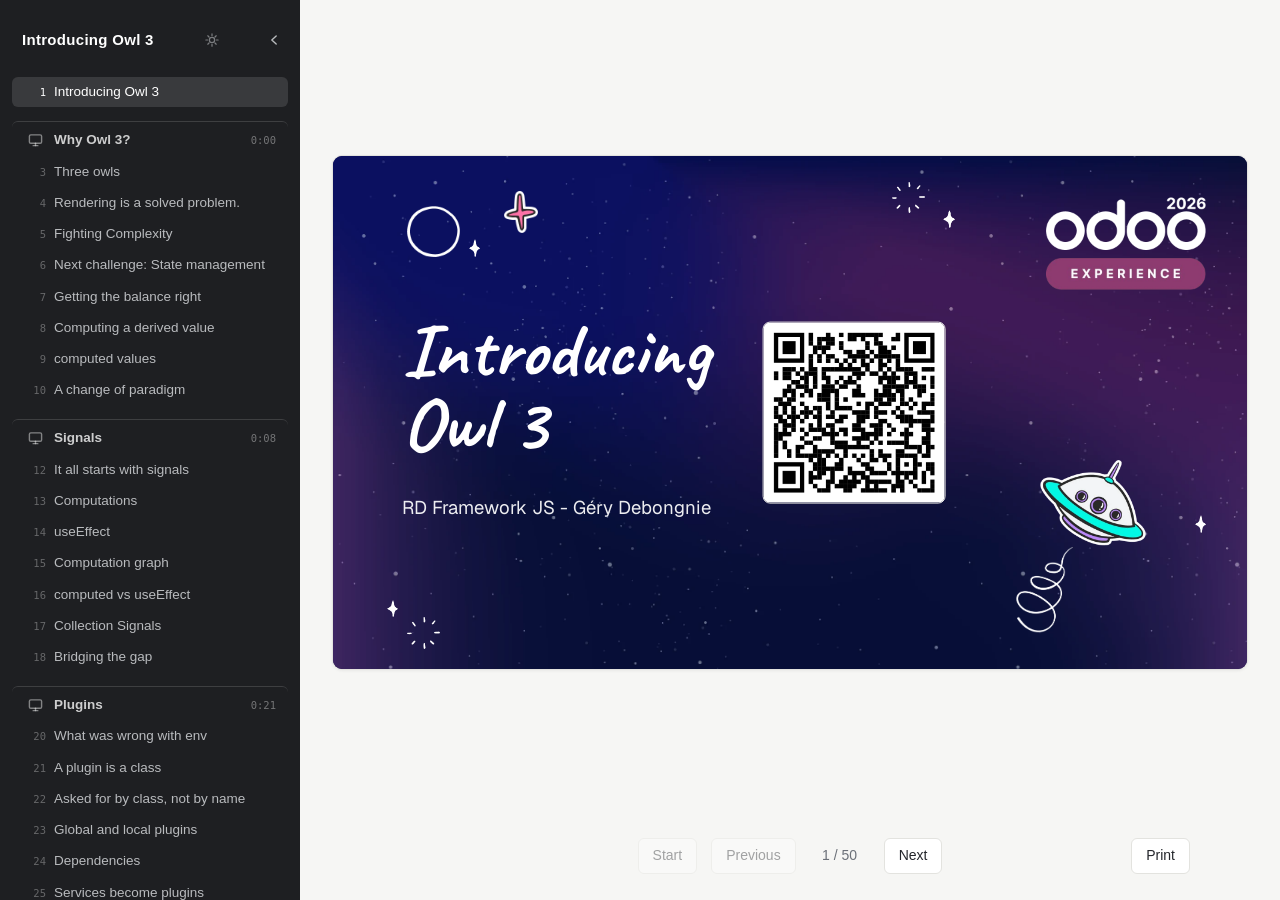
<file: talk1-introducing-owl3/index.html>
<!DOCTYPE html>
<!-- Generated by gas/build.py from gas/template.html and this project's
     sections/. Do not edit this file: edit those, then rebuild -->
<html lang="en">
<head>
<meta charset="utf-8">
<meta name="viewport" content="width=device-width, initial-scale=1">
<title>GAS</title>
<!-- this project's own setup: title, program, resources, and now its
     palette choice too - see gas/README.md for the shape config.js needs.
     Loaded here rather than near app.js at the very end of body (the usual
     spot for a project's own script, and where this used to sit) purely so
     the bootstrap script right after can read GAS_CONFIG.palette before
     anything paints - it doesn't touch the DOM, so nothing is lost moving
     it this early. -->
<script src="config.js"></script>
<!-- which palette/theme applies, resolved synchronously before anything
     paints: without this, the page would render once with neither
     data-palette nor data-theme set at all (every palette file is scoped
     to one or the other, on purpose - see assets/palettes/), then visibly
     jump the moment something further down the page got around to it.
     Palette is a project setting now, not a personal one - the editor's
     own picker (?mode=edit, app.js) writes it straight into config.js
     (GAS_CONFIG.palette) via dev.py's /api/source, same as any other Edit
     source save - so every viewer of the built site gets the same one,
     read here. Theme (light/dark) stays a personal, per-viewer choice: a
     stored pick, else the OS's own preference, same as before. Always ends
     by actually setting both attributes no matter what: a blocked
     localStorage (a private window, a strict browser setting) only ever
     costs the stored theme choice, never leaves the page with no palette
     or theme set at all. -->
<script>
(function () {
  var palette = (window.GAS_CONFIG && window.GAS_CONFIG.palette) || "claude";
  var theme = "light";
  try {
    theme = localStorage.getItem("gas-theme") ||
      (window.matchMedia && window.matchMedia("(prefers-color-scheme: dark)").matches ? "dark" : theme);
  } catch (err) {
    // localStorage blocked - the light default above stands
  }
  document.documentElement.dataset.palette = palette;
  document.documentElement.dataset.theme = theme;
})();
</script>
<!-- a generic default - a project's config.js can override it (see
     gas/README.md); this is what shows before that script runs, and if
     a project sets none -->
<link id="favicon" rel="icon" href="data:image/svg+xml,%3Csvg xmlns='http://www.w3.org/2000/svg' viewBox='0 0 32 32'%3E%3Crect x='5' y='4.5' width='22' height='23' rx='3' fill='none' stroke='%23888' stroke-width='2.4'/%3E%3Cpath d='M10 12h12M10 16h12M10 20h7' stroke='%23888' stroke-width='2.4' stroke-linecap='round'/%3E%3C/svg%3E">
<!-- one per gas/assets/palettes/*.css file, computed at build time - see
     gas/build.py's discover_palettes() and gas/README.md -->
<link rel="stylesheet" data-palette="catppuccin" href="../gas/assets/palettes/catppuccin.css">
<link rel="stylesheet" data-palette="claude" href="../gas/assets/palettes/claude.css">
<link rel="stylesheet" data-palette="nord" href="../gas/assets/palettes/nord.css">
<link rel="stylesheet" data-palette="oxp26" href="../gas/assets/palettes/oxp26.css">
<link rel="stylesheet" data-palette="tokyo-night" href="../gas/assets/palettes/tokyo-night.css">
<link rel="stylesheet" href="../gas/assets/style.css">
<!-- optional: a project's own tweaks, e.g. styling for one of its own
     plain pages (see gas/README.md) - a project with none of its own
     just 404s here, harmlessly -->
<link rel="stylesheet" href="style.css">
</head>
<body>

<nav class="sidebar" id="sidebar">
  <div class="sidebar-head">
    <h1><button class="home" id="home">GAS</button></h1>
    <!-- light/dark is the one personal, per-viewer choice (a stored pick,
         else the OS's own preference) - the palette itself is a project
         setting now, picked from the editor panel instead (?mode=edit),
         which writes it into config.js - see that panel, further down.
         Kept small and quiet, next to the collapse toggle it shares this
         row with, rather than a whole row of its own further down - it's
         not something most viewers need to think about twice. -->
    <button type="button" id="theme-toggle" title="Switch light/dark" aria-label="Switch light/dark theme">
      <svg class="icon-sun" width="14" height="14" viewBox="0 0 16 16" fill="none" stroke="currentColor"
           stroke-width="1.4" stroke-linecap="round" aria-hidden="true">
        <circle cx="8" cy="8" r="3"/>
        <path d="M8 1v2M8 13v2M1 8h2M13 8h2M3.2 3.2l1.4 1.4M11.4 11.4l1.4 1.4M12.8 3.2l-1.4 1.4M4.6 11.4l-1.4 1.4"/>
      </svg>
      <svg class="icon-moon" width="14" height="14" viewBox="0 0 16 16" fill="currentColor" aria-hidden="true">
        <path d="M13.5 8.9A5.6 5.6 0 0 1 6.6 2 6 6 0 1 0 13.5 8.9Z"/>
      </svg>
    </button>
    <button class="sidebar-toggle" id="sidebar-toggle" type="button"
            title="Collapse menu (m)" aria-label="Collapse menu" aria-expanded="true">
      <svg width="14" height="14" viewBox="0 0 16 16" fill="none" stroke="currentColor"
           stroke-width="1.6" stroke-linecap="round" stroke-linejoin="round" aria-hidden="true">
        <path d="M10.5 3.5 5.5 8l5 4.5"/>
      </svg>
    </button>
  </div>

  <div id="program"></div>

  <!-- shown/labelled from config.js's padUrl - hidden entirely if a
       project sets none, see gas/README.md -->
  <button class="nav-item" data-view="pad" hidden>Collaborative Pad</button>

  <!-- what the program sends to the end, after the loose entries above -->
  <div id="program-end"></div>

  <!-- shown from config.js's resources - hidden entirely if a project
       sets none -->
  <button class="nav-item" data-view="resources" hidden>Resources</button>

  <!-- what the program sends past everything the framework adds: `at: "last"` -->
  <div id="program-last"></div>

  <!-- the whole program as one document: every deck, exercise and page, in
       the order this sidebar lists them. A browser cannot hand a page a PDF
       file, so this opens the print dialog and "Save as PDF" does the rest -
       which is what the title says, rather than promising a download. -->
  <button class="nav-item print-everything" id="print-everything"
          title="Lay the whole program out as one document and print it, or save it as a PDF">Print everything</button>
</nav>

<main>
  <section class="view" id="view-slides">
    <div class="stage">

<!-- sections/10-talk/talk.html -->
<div data-src="sections/10-talk/talk.html" data-src-kind="html-block" class="deck clean" id="deck-talk">

  <!-- ============================ COVER ============================ -->

  <article class="slide welcome current" data-id="a1f00001" data-act="frontier">
    <div class="welcome-bg"></div>
    <div class="welcome-stars"></div>
    <!-- decorations lifted from the template, placed as it places them -->
    <div class="welcome-art">
      <img src="assets/stickers/ring.webp" alt="" style="left: 8.08%; top: 9.69%; width: 5.77%;">
      <img src="assets/stickers/cross.webp" alt="" style="left: 18.72%; top: 6.9%; width: 3.67%;">
      <img src="assets/stickers/sparkle.webp" alt="" style="left: 14.83%; top: 16.22%; width: 1.28%;">
      <img src="assets/stickers/burst.webp" alt="" style="left: 61.14%; top: 5.04%; width: 3.67%;">
      <img src="assets/stickers/sparkle.webp" alt="" style="left: 66.75%; top: 10.52%; width: 1.28%;">
      <img src="assets/stickers/ufo.webp" alt="" style="left: 75.86%; top: 53.74%; width: 15.93%;">
      <img src="assets/stickers/spiral.webp" alt="" style="left: 73.31%; top: 76.09%; width: 9.74%;">
      <img src="assets/stickers/sparkle.webp" alt="" style="left: 94.27%; top: 69.99%; width: 1.28%;">
      <img src="assets/stickers/sparkle.webp" alt="" style="left: 5.88%; top: 86.46%; width: 1.28%;">
      <img src="assets/stickers/burst.webp" alt="" style="left: 8.08%; top: 89.89%; width: 3.67%;">
    </div>

    <img class="welcome-logo" src="assets/odoo-experience.webp"
         alt="Odoo Experience 2026">

    <div class="welcome-content">
      <h2>Introducing<br>Owl 3</h2>
      <p class="lead">RD Framework JS - Géry Debongnie</p>
    </div>
    <img class="qr" src="assets/qr-code.png" alt="QR code linking to pad.odoo.com/p/rd-oxp26-owl3">
  </article>

  <!-- ======================= ACT 1 · THE FRONTIER ======================= -->

  <article class="slide divider" data-id="a1f00002" data-act="frontier">
    <div class="divider-body">
      <p class="divider-eyebrow"></p>
      <h2>Why Owl 3?</h2>
      <p class="divider-sub">Scaling Odoo JS: challenges in taming complexity</p>
      <div class="prog"></div>
    </div>
  </article>

  <article class="slide" data-id="a1f0001b" data-act="frontier" data-label="Three owls">
    <div class="slide-body">
      <figure class="figure owls">
        <svg viewBox="0 152 1000 272" role="img"
             aria-label="Three owls perched on a branch, in three shades of purple. One looks to the right, one straight out at you, and the third is winking.">
          <path class="owl-branch" d="M120 409 H880"/>
          <g transform="translate(250 392) scale(0.92)">
            <path class="owl-foot" d="M-30 0 v16 M-30 16 h-15 M-30 16 h15 M30 0 v16 M30 16 h-15 M30 16 h15"/>
            <path fill="#4f3349" d="M-64 -168 L-80 -212 L-40 -184 Z"/>
            <path fill="#4f3349" d="M64 -168 L80 -212 L40 -184 Z"/>
            <path fill="#6d4763" d="M-82 -62 C-82 -152 -46 -196 0 -196 C46 -196 82 -152 82 -62 C82 -12 46 8 0 8 C-46 8 -82 -12 -82 -62 Z"/>
            <ellipse fill="#efe6ed" cx="0" cy="-42" rx="40" ry="46"/>
            <path fill="#4f3349" opacity="0.22" d="M-78 -96 C-92 -56 -84 -20 -62 -4 C-70 -40 -72 -70 -66 -100 Z"/>
            <path fill="#4f3349" opacity="0.22" d="M78 -96 C92 -56 84 -20 62 -4 C70 -40 72 -70 66 -100 Z"/>
            <circle fill="#fff" cx="-30" cy="-126" r="27"/>
            <circle fill="#fff" cx="30" cy="-126" r="27"/>
            <circle fill="#2a1c26" cx="37" cy="-126" r="12"/>
            <circle fill="#fff" cx="41" cy="-131" r="4"/>
            <circle fill="#2a1c26" cx="-23" cy="-126" r="12"/>
            <circle fill="#fff" cx="-19" cy="-131" r="4"/>
            <path fill="#e8a33d" d="M-10 -104 L10 -104 L0 -84 Z"/>
          </g>
          <g transform="translate(500 392) scale(1.06)">
            <path class="owl-foot" d="M-30 0 v16 M-30 16 h-15 M-30 16 h15 M30 0 v16 M30 16 h-15 M30 16 h15"/>
            <path fill="#4f3349" d="M-64 -168 L-80 -212 L-40 -184 Z"/>
            <path fill="#4f3349" d="M64 -168 L80 -212 L40 -184 Z"/>
            <path fill="#8c6382" d="M-82 -62 C-82 -152 -46 -196 0 -196 C46 -196 82 -152 82 -62 C82 -12 46 8 0 8 C-46 8 -82 -12 -82 -62 Z"/>
            <ellipse fill="#f6eff4" cx="0" cy="-42" rx="40" ry="46"/>
            <path fill="#4f3349" opacity="0.22" d="M-78 -96 C-92 -56 -84 -20 -62 -4 C-70 -40 -72 -70 -66 -100 Z"/>
            <path fill="#4f3349" opacity="0.22" d="M78 -96 C92 -56 84 -20 62 -4 C70 -40 72 -70 66 -100 Z"/>
            <circle fill="#fff" cx="-30" cy="-126" r="27"/>
            <circle fill="#fff" cx="30" cy="-126" r="27"/>
            <circle fill="#2a1c26" cx="30" cy="-126" r="12"/>
            <circle fill="#fff" cx="34" cy="-131" r="4"/>
            <circle fill="#2a1c26" cx="-30" cy="-126" r="12"/>
            <circle fill="#fff" cx="-26" cy="-131" r="4"/>
            <path fill="#e8a33d" d="M-10 -104 L10 -104 L0 -84 Z"/>
          </g>
          <g transform="translate(750 392) scale(0.92)">
            <path class="owl-foot" d="M-30 0 v16 M-30 16 h-15 M-30 16 h15 M30 0 v16 M30 16 h-15 M30 16 h15"/>
            <path fill="#4f3349" d="M-64 -168 L-80 -212 L-40 -184 Z"/>
            <path fill="#4f3349" d="M64 -168 L80 -212 L40 -184 Z"/>
            <path fill="#b08fa6" d="M-82 -62 C-82 -152 -46 -196 0 -196 C46 -196 82 -152 82 -62 C82 -12 46 8 0 8 C-46 8 -82 -12 -82 -62 Z"/>
            <ellipse fill="#faf5f8" cx="0" cy="-42" rx="40" ry="46"/>
            <path fill="#4f3349" opacity="0.22" d="M-78 -96 C-92 -56 -84 -20 -62 -4 C-70 -40 -72 -70 -66 -100 Z"/>
            <path fill="#4f3349" opacity="0.22" d="M78 -96 C92 -56 84 -20 62 -4 C70 -40 72 -70 66 -100 Z"/>
            <circle fill="#fff" cx="-30" cy="-126" r="27"/>
            <path class="owl-line" d="M6 -126 C16 -136 44 -136 54 -126"/>
            <circle fill="#2a1c26" cx="-30" cy="-126" r="12"/>
            <circle fill="#fff" cx="-26" cy="-131" r="4"/>
            <path fill="#e8a33d" d="M-10 -104 L10 -104 L0 -84 Z"/>
          </g>
        </svg>
      </figure>
    </div>
  </article>


  <article class="slide statement bare" data-id="a1f00003" data-act="frontier">
    <header class="slide-head">
      <p class="eyebrow">The frontier</p>
      <h2>Rendering is a solved problem.</h2>
      <p class="lead">React, Vue, Solid, Owl — every one of them will put your state on screen efficiently. Nobody switches framework for rendering any more.</p>
    </header>
  </article>

  <article class="slide" data-id="a1f00006" data-act="frontier">
    <header class="slide-head">
      <p class="eyebrow">The diagnosis</p>
      <h2>Fighting Complexity</h2>
      <p class="lead">The places where a codebase this size started to press against the framework.</p>
    </header>
    <div class="slide-body">
      <ul class="rows boxes challenges">
        <li>
          <span class="num">1</span>
          <h3>Reactivity that is subtle to get right</h3>
          <p>Simple on the surface; hard-to-diagnose bugs underneath, as workflows got more complex.</p>
        </li>
        <li>
          <span class="num">2</span>
          <h3>Hard to write fast derived state</h3>
          <p>Caches, getters, <code>onWillRender</code> precomputes — <em>"sadly, they usually do not compose well"</em>.</p>
        </li>
        <li>
          <span class="num">3</span>
          <h3>No typing or autocompletion</h3>
          <p>For props and for <code>env</code>. Hence years of hand-written and generated <code>.d.ts</code> files.</p>
        </li>
        <li>
          <span class="num">4</span>
          <h3>No guidance on how to build an app</h3>
          <p><em>"It is nice not to be constrained, but it makes it more difficult to understand other parts of the codebase."</em></p>
        </li>
      </ul>
    </div>
  </article>

  <article class="slide" data-id="a1f0003b" data-act="frontier">
    <header class="slide-head">
      <p class="eyebrow">The frontier</p>
      <h2>Next challenge:<br>State management</h2>
    </header>
    <div class="slide-body two-col even">
      <section>
        <ul class="notes large">
          <li>Describing state</li>
          <li>Deriving one value from another</li>
          <li>Recomputing efficiently</li>
          <li>Reacting to change</li>
          <li>Sharing it, without one part owning another</li>
          <li>All of that, but asynchronously</li>
          <li>…</li>
        </ul>
      </section>
      <section>
        <figure class="figure graph">
          <!-- no labels on purpose: the shape is the point. Nodes and the
               arrows between them, drawn dense enough to read as a tangle
               from the back of the room. Geometry generated, then pasted. -->
          <svg viewBox="0 0 660 500" role="img"
               aria-label="An abstract graph: fourteen unlabelled boxes joined by twenty-nine arrows that cross each other, some running back up the graph and two pairs pointing both ways. It stands for state and the dependencies between the pieces of it.">
            <defs>
              <marker id="cx-ar" viewBox="0 0 10 10" refX="9" refY="5" markerWidth="7" markerHeight="7" orient="auto-start-reverse">
                <path d="M0 0 L10 5 L0 10 Z"/>
              </marker>
              <marker id="cx-rt" class="rt-head" viewBox="0 0 10 10" refX="9" refY="5" markerWidth="7" markerHeight="7" orient="auto-start-reverse">
                <path d="M0 0 L10 5 L0 10 Z"/>
              </marker>
            </defs>

          <path class="ar" marker-end="url(#cx-ar)" d="M82 74 Q100 122 135 160"/>
          <path class="ar" marker-end="url(#cx-ar)" d="M227 62 Q206 119 162 160"/>
          <path class="ar" marker-end="url(#cx-ar)" d="M257 62 Q281 112 324 147"/>
          <path class="ar" marker-end="url(#cx-ar)" d="M409 86 Q395 127 357 147"/>
          <path class="ar" marker-end="url(#cx-ar)" d="M442 86 Q466 135 509 169"/>
          <path class="ar" marker-end="url(#cx-ar)" d="M578 70 Q565 123 534 168"/>
          <path class="ar" marker-end="url(#cx-ar)" d="M588 70 Q577 193 593 316"/>
          <path class="ar" marker-end="url(#cx-ar)" d="M243 63 Q225 174 259 281"/>
          <path class="rt" marker-end="url(#cx-rt)" d="M428 87 Q459 185 447 287"/>
          <path class="ar" marker-end="url(#cx-ar)" d="M166 200 Q197 248 243 282"/>
          <path class="ar" marker-end="url(#cx-ar)" d="M135 200 Q117 252 79 291"/>
          <path class="ar" marker-end="url(#cx-ar)" d="M328 187 Q311 241 273 282"/>
          <path class="ar" marker-end="url(#cx-ar)" d="M355 187 Q383 246 434 288"/>
          <path class="ar" marker-end="url(#cx-ar)" d="M512 209 Q497 255 462 288"/>
          <path class="ar" marker-end="url(#cx-ar)" d="M535 210 Q550 267 584 316"/>
          <path class="rt" marker-end="url(#cx-rt)" d="M562 68 Q445 202 286 283"/>
          <path class="ar" marker-end="url(#cx-ar)" d="M105 309 Q164 318 222 304"/>
          <path class="ar" marker-end="url(#cx-ar)" d="M276 322 Q304 379 351 421"/>
          <path class="ar" marker-end="url(#cx-ar)" d="M436 328 Q419 382 379 421"/>
          <path class="ar" marker-end="url(#cx-ar)" d="M342 188 Q323 307 364 420"/>
          <path class="ar" marker-end="url(#cx-ar)" d="M80 331 Q122 374 148 428"/>
          <path class="rt" marker-end="url(#cx-rt)" d="M588 358 Q564 396 564 440"/>
          <path class="ar" marker-end="url(#cx-ar)" d="M463 328 Q513 378 544 441"/>
          <path class="ar" marker-end="url(#cx-ar)" d="M512 209 Q417 297 379 421"/>
          <path class="ar" marker-end="url(#cx-ar)" d="M161 427 Q169 313 149 201"/>
          <path class="ar" marker-end="url(#cx-ar)" d="M66 290 Q52 182 69 75"/>
          <path class="ar" marker-end="url(#cx-ar)" d="M176 428 Q228 386 247 322"/>
          <path class="ar" marker-end="url(#cx-ar)" d="M364 420 Q387 301 342 188"/>
          <path class="rt" marker-end="url(#cx-rt)" d="M544 441 Q486 397 463 328"/>

          <rect class="bx" x="35" y="38" width="68" height="32" rx="6"/>
          <rect class="bx" x="207" y="26" width="68" height="32" rx="6"/>
          <rect class="bx" x="392" y="50" width="68" height="32" rx="6"/>
          <rect class="bx" x="553" y="33" width="68" height="32" rx="6"/>
          <rect class="bx" x="114" y="164" width="68" height="32" rx="6"/>
          <rect class="bx js" x="306" y="151" width="68" height="32" rx="6"/>
          <rect class="bx" x="491" y="173" width="68" height="32" rx="6"/>
          <rect class="bx" x="32" y="295" width="68" height="32" rx="6"/>
          <rect class="bx js" x="227" y="286" width="68" height="32" rx="6"/>
          <rect class="bx" x="415" y="292" width="68" height="32" rx="6"/>
          <rect class="bx" x="560" y="321" width="68" height="32" rx="6"/>
          <rect class="bx" x="128" y="432" width="68" height="32" rx="6"/>
          <rect class="bx js" x="332" y="425" width="68" height="32" rx="6"/>
          <rect class="bx" x="524" y="445" width="68" height="32" rx="6"/>
          </svg>
        </figure>
      </section>
    </div>
  </article>

  <article class="slide" data-id="a1f00004" data-act="frontier">
    <header class="slide-head">
      <h2>Getting the balance right</h2>
      <ul class="notes">
        <li><strong>Not enough power</strong> → every team invents its own solution, and none of them compose.</li>
        <li><strong>Too much power</strong> → code spends its life working around the framework.</li>
      </ul>
    </header>
    <div class="slide-body">
      <figure class="figure">
        <svg viewBox="0 0 1000 250" role="img"
             aria-label="A dial running from too little power on the left to too opinionated on the right, with a balance point in the middle. Owl 2 sits slightly left of it; Owl 3 aims at it.">
          <defs>
            <marker id="dial-ar" viewBox="0 0 10 10" refX="9" refY="5" markerWidth="7" markerHeight="7" orient="auto-start-reverse">
              <path d="M0 0 L10 5 L0 10 Z"/>
            </marker>
          </defs>

          <path class="axis" d="M40 120 H960"/>
          <path class="tick" d="M40 108 V132 M960 108 V132"/>

          <text class="t l" x="40" y="60">Not enough power</text>
          <text class="s l" x="40" y="84">you invent the missing piece,</text>
          <text class="s l" x="40" y="102">over and over, differently each time</text>

          <text class="t r" x="960" y="60">Too much power</text>
          <text class="s r" x="960" y="84">you fight the framework</text>
          <text class="s r" x="960" y="102">to do anything it did not foresee</text>

          <rect class="chip" x="420" y="96" width="180" height="48" rx="6"/>
          <text class="s" x="510" y="126">the balance point</text>

          <path class="ar" marker-end="url(#dial-ar)" d="M392 196 V150"/>
          <text class="t" x="392" y="222">Owl 2</text>
          <text class="s" x="392" y="242">slightly low</text>

          <path class="ar js" marker-end="url(#dial-ar)" d="M540 196 V150"/>
          <text class="t" x="540" y="222">Owl 3</text>
          <text class="s" x="540" y="242">aiming here</text>
        </svg>
      </figure>
    </div>
  </article>

  <article class="slide" data-id="a1f00007" data-act="frontier">
    <header class="slide-head">
      <p class="eyebrow">Example</p>
      <h2>Computing a derived value</h2>
      <ul class="notes">
        <li>An expensive value, precomputed once per render, cached by hand.</li>
        <li>It works. It is also three moving parts held together by convention.</li>
      </ul>
    </header>
    <div class="slide-body two-col even">
      <section>
        <h3 class="label file">Owl 2</h3>
<pre><code class="language-javascript">class Dashboard extends Component {
    setup() {
        this.state = useState({ total: 0 });

        <mark>onWillRender</mark>(() =&gt; {
            const key = this.props.orders.length;
            if (key !== this._key) {
                this._key = key;
                const total = expensive(this.props.orders);
                this.state.total = total;
            }
        });
    }
}</code></pre>
      </section>
      <section>
        <ul class="rows wide-key">
          <li><span class="key">Three parts</span><span>A hook, a hand-rolled cache key kept in a private field, and a piece of state to write into.</span></li>
          <li><span class="key">The rule</span><span>The cache key assumes <em>total</em> depends only on the number of orders, as if the orders themselves never changed. That assumption lives in your head, not in the code.</span></li>
          <li><span class="key">And then</span><span>Another addon patches <code>expensive</code>, or adds a second input. The cache key is now wrong, silently.</span></li>
        </ul>
      </section>
    </div>
  </article>

  <article class="slide" data-id="a1f00013" data-act="frontier">
    <header class="slide-head">
      <p class="eyebrow">Derived values</p>
      <h2>computed values</h2>
      <ul class="notes">
        <li>The same expensive value, with the same caching, in one declaration.</li>
      </ul>
    </header>
    <div class="slide-body two-col even">
      <section>
        <h3 class="label file">Owl 2 — three moving parts</h3>
<pre><code class="language-javascript">setup() {
    this.state = useState({ total: 0 });

    onWillRender(() =&gt; {
        const key = this.props.orders.length;
        if (key !== this._key) {
            this._key = key;
            const total = expensive(this.props.orders);
            this.state.total = total;
        }
    });
}</code></pre>
      </section>
      <section>
        <h3 class="label file">Owl 3 — one</h3>
<pre><code class="language-javascript">total = <mark>computed</mark>(() =&gt;
    expensive(this.props.orders)
);</code></pre>
        <ul class="rows wide-key">
          <li><span class="key">Cached</span><span>It does not recompute unless something it read changed.</span></li>
          <li><span class="key">Declared</span><span>The dependency is now <em>written down</em>. The runtime can see it.</span></li>
        </ul>
      </section>
    </div>
    <footer class="slide-foot">
      <p>The trigger moved: Owl 2 recomputed because a component was about to render, Owl 3 because the state it read changed.</p>
    </footer>
  </article>



  <article class="slide" data-id="a1f0004c" data-act="frontier">
    <header class="slide-head">
      <p class="eyebrow">The shift</p>
      <h2>A change of paradigm</h2>
      <p class="lead">The centre of the framework moves. Rendering stops being the thing everything is arranged around, and state takes its place.</p>
    </header>
    <div class="slide-body">
      <figure class="figure shift">
        <svg viewBox="0 0 1000 280" role="img"
             aria-label="The same component tree, twice. On the left the state sits as dots inside the components that hold it, and props thread from the root down to a grandchild. On the right the same tree holds nothing: the state is three linked nodes beside it, and each component reads the one it needs.">
          <defs>
            <marker id="shift-ar" viewBox="0 0 10 10" refX="9" refY="5" markerWidth="8" markerHeight="8" orient="auto-start-reverse">
              <path d="M0 0 L10 5 L0 10 Z"/>
            </marker>
            <marker id="shift-rt" class="rt-head" viewBox="0 0 10 10" refX="9" refY="5" markerWidth="7" markerHeight="7" orient="auto-start-reverse">
              <path d="M0 0 L10 5 L0 10 Z"/>
            </marker>
          </defs>

          <text class="mt" x="170" y="22">rendering based</text>
          <path class="ar thin" d="M140 78 V97 H80 V116"/>
          <path class="ar thin" d="M140 78 V97 H200 V116"/>
          <path class="ar thin" d="M200 150 V169 H200 V188"/>
          <rect class="bx" x="92" y="44" width="96" height="34" rx="5"/>
          <rect class="bx" x="32" y="116" width="96" height="34" rx="5"/>
          <rect class="bx" x="152" y="116" width="96" height="34" rx="5"/>
          <rect class="bx" x="152" y="188" width="96" height="34" rx="5"/>
          <circle class="dot" cx="131" cy="61" r="5"/>
          <circle class="dot" cx="149" cy="61" r="5"/>
          <circle class="dot" cx="80" cy="133" r="5"/>
          <circle class="dot" cx="182" cy="205" r="5"/>
          <circle class="dot" cx="200" cy="205" r="5"/>
          <circle class="dot" cx="218" cy="205" r="5"/>
          <text class="s" x="170" y="264">we react on rendering events</text>
          <path class="ar" marker-end="url(#shift-ar)" d="M462 130 H518"/>
          <text class="mt" x="700" y="22">state based</text>
          <path class="ar thin" d="M670 78 V97 H610 V116"/>
          <path class="ar thin" d="M670 78 V97 H730 V116"/>
          <path class="ar thin" d="M730 150 V169 H730 V188"/>
          <rect class="bx" x="622" y="44" width="96" height="34" rx="5"/>
          <rect class="bx" x="562" y="116" width="96" height="34" rx="5"/>
          <rect class="bx" x="682" y="116" width="96" height="34" rx="5"/>
          <rect class="bx" x="682" y="188" width="96" height="34" rx="5"/>
          <path class="ar thin" d="M900 78 V116"/>
          <path class="ar thin" d="M900 142 V180"/>
          <rect class="bx js" x="860" y="52" width="80" height="26" rx="13"/>
          <rect class="bx js" x="860" y="116" width="80" height="26" rx="13"/>
          <rect class="bx js" x="860" y="180" width="80" height="26" rx="13"/>
          <path class="rt" d="M718 61 C789 61 789 65 860 65"/>
          <path class="rt" d="M778 133 C819 133 819 129 860 129"/>
          <path class="rt" d="M778 205 C819 205 819 193 860 193"/>
          <text class="s" x="700" y="264">we react on state changes</text>
        </svg>
      </figure>
    </div>
    <footer class="slide-foot">
      <p>The component tree has not gone anywhere. But the important part is the state relationships</p>
    </footer>
  </article>




  <!-- ========================= ACT 2 · SIGNALS ========================= -->

  <article class="slide divider" data-id="a1f00009" data-act="signals">
    <div class="divider-body">
      <p class="divider-eyebrow"></p>
      <h2>Signals</h2>
      <p class="divider-sub">State management inside the computation graph.</p>
      <div class="prog"></div>
    </div>
  </article>

  <article class="slide walkthrough" data-id="a1f00011" data-act="signals">
    <header class="slide-head">
      <h2>It all starts with signals</h2>
<pre><code class="language-javascript">const s = signal(3);

s();      // read: returns 3
s.set(4); // write: updates the value to 4
s();      // returns 4</code></pre>
    </header>
    <div class="slide-body two-col even">
      <section>
        <h3 class="label file">counter.js</h3>
<pre><code class="language-javascript">import { Component, signal } from "@odoo/owl";

class Counter extends Component {
    static template = "my_module.Counter";

    counter = <mark>signal(0)</mark>;

    increment() {
        this.counter.set(this.counter() + 1);
    }
}</code></pre>
      </section>
      <section>
        <h3 class="label file">counter.xml</h3>
<pre><code class="language-markup">&lt;t t-name="my_module.Counter"&gt;
    &lt;p&gt;
      Counter: &lt;t t-out="<mark>this.counter()</mark>"/&gt;
    &lt;/p&gt;
    &lt;button t-on-click="this.increment"&gt;
      Increment
    &lt;/button&gt;
&lt;/t&gt;</code></pre>
      </section>
    </div>
  </article>

  <article class="slide" data-id="a1f0011c" data-act="signals">
    <header class="slide-head">
      <p class="eyebrow">Reactivity</p>
      <h2>Computations</h2>
      <p class="lead">Can manage dependencies. Three kinds, and one mechanism under all of them: each reads signals, and re-runs when what it read changes.</p>
    </header>
    <div class="slide-body">
      <ul class="shape-grid three">
        <li>
          <span class="num">1</span>
          <h3>Rendering a component</h3>
          <p>Reads signals, writes DOM. This is the one you already have.</p>
<pre><code class="language-markup">&lt;t t-out="this.someValue()"/&gt;</code></pre>
        </li>
        <li>
          <span class="num">2</span>
          <h3>A computed value</h3>
          <p>Reads signals, returns a value, and holds on to it until one of them changes.</p>
<pre><code class="language-javascript">a = signal(3);
b = signal(5);
sum = computed(() =&gt;
    this.a() + this.b()
);</code></pre>
        </li>
        <li>
          <span class="num">3</span>
          <h3>An effect</h3>
          <p>Reads signals, and changes something outside the graph: the document, storage, a library that knows nothing about this one.</p>
<pre><code class="language-javascript">useEffect(() =&gt; {
    console.log(this.a(), this.b());
});</code></pre>
        </li>
      </ul>
    </div>
    <footer class="slide-foot">
      <p>A render is not a special case. It is a computation that happens to paint.</p>
    </footer>
  </article>

  <article class="slide" data-id="a1f0013b" data-act="signals">
    <header class="slide-head">
      <p class="eyebrow">Effects</p>
      <h2>useEffect</h2>
      <ul class="notes">
        <li>The same tracking, pointed outwards: at the document, at storage, at a library that knows nothing about signals.</li>
      </ul>
    </header>
    <div class="slide-body two-col even">
      <section>
        <h3 class="label file">counter.js</h3>
<pre><code class="language-javascript">setup() {
    <mark>useEffect</mark>(() =&gt; {
        document.title = `Counter: ${this.counter()}`;
    });
}</code></pre>
      </section>
      <section>
        <ul class="rows wide-key">
          <li><span class="key">Nothing to declare</span><span>It read <code>counter</code>, so it re-runs when <code>counter</code> changes.</span></li>
          <li><span class="key">Runs first</span><span>The first run is how it finds out what it reads.</span></li>
          <li><span class="key">Then batched</span><span>A burst of writes costs one run, after the microtask.</span></li>
          <li><span class="key">Disposed</span><span>It goes when the component goes.</span></li>
        </ul>
      </section>
    </div>
    <footer class="slide-foot">
      <p>A <code>computed</code> gives you a value. An effect changes something outside the graph.</p>
    </footer>
  </article>

  <article class="slide" data-id="a1f0011d" data-act="signals">
    <header class="slide-head">
      <p class="eyebrow">Reactivity</p>
      <h2>Computation graph</h2>
    </header>
    <div class="slide-body two-col even fit">
      <section>
        <h3 class="label file">some_component.js</h3>
<pre><code class="language-javascript">class SomeComponent extends Component {
    static template = "my_module.SomeComponent";

    a = signal(3);
    b = signal(5);
    sum = computed(() =&gt; this.a() + this.b());

    setup() {
        useEffect(() =&gt; {
            document.title = `a: ${this.a()}`;
        });
    }
}</code></pre>
        <h3 class="label file">some_component.xml</h3>
<pre><code class="language-markup">&lt;t t-name="my_module.SomeComponent"&gt;
    &lt;p&gt;Sum: &lt;t t-out="this.sum()"/&gt;&lt;/p&gt;
&lt;/t&gt;</code></pre>
      </section>
      <section class="graph-side">
        <figure class="figure deps">
          <svg viewBox="0 0 600 340" role="img"
               aria-label="The graph of SomeComponent. The signals a and b sit on top. The computed sum reads both of them, and the effect, which sets the document title, reads a alone. At the bottom, the render reads sum.">
            <defs>
              <marker id="deps-ar" viewBox="0 0 10 10" refX="9" refY="5" markerWidth="7" markerHeight="7" orient="auto-start-reverse">
                <path d="M0 0 L10 5 L0 10 Z"/>
              </marker>
            </defs>

            <path class="ar" marker-end="url(#deps-ar)" d="M200 66 V108 H90 V144"/>
            <path class="ar" marker-end="url(#deps-ar)" d="M200 66 V108 H270 V144"/>
            <path class="ar" marker-end="url(#deps-ar)" d="M400 66 V108 H330 V144"/>
            <path class="ar" marker-end="url(#deps-ar)" d="M300 202 V280"/>
            <rect class="bx js" x="145" y="14" width="110" height="52" rx="26"/>
            <text class="t" x="200" y="44">a</text>
            <text class="s" x="200" y="59">signal</text>
            <rect class="bx js" x="345" y="14" width="110" height="52" rx="26"/>
            <text class="t" x="400" y="44">b</text>
            <text class="s" x="400" y="59">signal</text>
            <rect class="bx" x="15" y="150" width="150" height="52" rx="6"/>
            <text class="t" x="90" y="180">effect</text>
            <text class="s" x="90" y="195">useEffect</text>
            <rect class="bx" x="225" y="150" width="150" height="52" rx="6"/>
            <text class="t" x="300" y="180">sum</text>
            <text class="s" x="300" y="195">computed</text>
            <rect class="bx ui" x="225" y="286" width="150" height="52" rx="6"/>
            <text class="t" x="300" y="316">render</text>
            <text class="s" x="300" y="331">the template</text>
          </svg>
        </figure>
      </section>
    </div>
    <footer class="slide-foot">
      <p>Change <code>b</code>, and the effect does not run: it never read <code>b</code>.</p>
    </footer>
  </article>

  <article class="slide" data-id="a1f00014" data-act="signals">
    <header class="slide-head">
      <p class="eyebrow">Reactivity</p>
      <h2>computed vs useEffect</h2>
      <p class="lead">Both track what they read, and both re-run when it changes. What differs is what you want out of them.</p>
    </header>
    <div class="slide-body two-col even">
      <section>
        <h3 class="label file">computed — you want a value</h3>
<pre><code class="language-javascript">remaining = computed(() =&gt;
    this.todos().filter(
        (t) =&gt; !t.completed()
    ).length
);</code></pre>
        <ul class="rows">
          <li><span class="key">Lazy</span><span>Nothing reads it? It never runs.</span></li>
          <li><span class="key">Cached</span><span>No cache key to write, or get wrong.</span></li>
          <li><span class="key">Gated</span><span>An unchanged <em>value</em> stops the propagation.</span></li>
          <li><span class="key">Composable</span><span>Reads other computeds, survives patches.</span></li>
        </ul>
      </section>
      <section>
        <h3 class="label file">useEffect — you want a side effect</h3>
<pre><code class="language-javascript">useEffect(() =&gt; {
    localStorage.setItem(
        "todos", serialize(this.todos()),
    );
});</code></pre>
        <ul class="rows">
          <li><span class="key">Outward</span><span>Saving, logging, a third-party library.</span></li>
          <li><span class="key">Eager</span><span>Its first run finds out what it reads.</span></li>
          <li><span class="key">Batched</span><span>A burst of writes costs one run.</span></li>
          <li><span class="key">Disposed</span><span>It goes when the component goes.</span></li>
        </ul>
      </section>
    </div>
    <footer class="slide-foot">
      <p>When in doubt, start with <code>computed</code>. Reach for an effect when something outside Owl has to change.</p>
      <p>Soft limit 2, answered.</p>
    </footer>
  </article>

  <article class="slide" data-id="a1f00016" data-act="signals">
    <header class="slide-head">
      <p class="eyebrow">Signals</p>
      <h2>Collection Signals</h2>
      <p class="lead">Pick by the shape of your data, not by taste.</p>
    </header>
    <div class="slide-body">
      <ul class="shape-grid collections">
        <li>
          <code class="shape">const list = signal.Array([1, 2, 3]);</code>
          <h3>A list you add to</h3>
          <p>Tracks its own items, shallow.</p>
        </li>
        <li>
          <code class="shape">const obj = signal.Object({ a: 1 });</code>
          <h3>A flat bag of keys</h3>
          <p>Tracks its own keys, shallow.</p>
        </li>
        <li>
          <code class="shape">const set = signal.Set(new Set([1, 2]));</code>
          <h3>Values, each once</h3>
          <p>Tracks what is in it, shallow.</p>
        </li>
        <li>
          <code class="shape">const map = signal.Map(new Map([["a", 1]]));</code>
          <h3>Keys to values</h3>
          <p>Tracks its own entries, shallow.</p>
        </li>
        <li class="deep">
          <code class="shape">const config = proxy({ ui: { theme: "dark" } });</code>
          <h3>A nested tree of settings</h3>
          <p>Not a collection signal: tracks every level, recursively.</p>
        </li>
      </ul>
    </div>
    <footer class="slide-foot">
      <p>The collection signals are <strong>shallow</strong>: what is inside stays plain, and stays untracked. That is the one gotcha.</p>
    </footer>
  </article>

  <article class="slide" data-id="a1f00017" data-act="signals">
    <header class="slide-head">
      <p class="eyebrow">Signals</p>
      <h2>Bridging the gap</h2>
      <ul class="notes">
        <li><code>t-ref</code> fills a signal: <code>signal.ref()</code> holds the element, and <code>null</code> until the component is mounted. No separate <code>useRef</code>.</li>
        <li><code>t-model</code> binds a signal to an input, both ways.</li>
      </ul>
    </header>
    <div class="slide-body two-col even">
      <section>
        <h3 class="label file">todo_list.js</h3>
<pre><code class="language-javascript">import { signal, computed, useEffect } from "@odoo/owl";

export class TodoList extends Component {
    input = <mark>signal.ref()</mark>;
    name = signal("");

    greeting = <mark>computed</mark>(() =&gt; `Hello ${this.name()}`);

    setup() {
        useEffect(() =&gt; this.input()?.focus());
    }
}</code></pre>
      </section>
      <section>
        <h3 class="label file">todo_list.xml</h3>
<pre><code class="language-markup">&lt;input <mark>t-ref="this.input"</mark>
       placeholder="What needs doing?"/&gt;

&lt;input <mark>t-model="this.name"</mark>/&gt;
&lt;p t-out="this.greeting()"/&gt;</code></pre>
        <p class="caption">One concept fewer to hold: refs, model bindings and state are all the same thing - so a <code>computed</code> reads what <code>t-model</code> writes, with nothing in between.</p>
      </section>
    </div>
    <footer class="slide-foot">
      <p>The state and the DOM, in one graph: what the user types is a signal, and so is the element they type it in.</p>
    </footer>
  </article>


  <!-- ========================= ACT 3 · PLUGINS ========================= -->

  <article class="slide divider" data-id="a1f00018" data-act="plugins">
    <div class="divider-body">
      <p class="divider-eyebrow"></p>
      <h2>Plugins</h2>
      <p class="divider-sub">State management across the component tree.</p>
      <div class="prog"></div>
    </div>
  </article>

  <article class="slide" data-id="a1f00019" data-act="plugins">
    <header class="slide-head">
      <p class="eyebrow">The problem</p>
      <h2>What was wrong with env</h2>
      <p class="lead">The same diagnosis, one level up. <code>env</code> was under-powered, so every team invented a convention on top of it — and none of them composed.</p>
    </header>
    <div class="slide-body solo">
      <section>
        <h3 class="label">Owl 2</h3>
<pre><code class="language-javascript">// one bag, for everything
this.env.services.action
this.env.bus
this.env.debug

// a service, reached by string
this.orm = useService("orm");

// and state handed down invisibly
useSubEnv({ myCounter: this.counter });</code></pre>
      </section>
    </div>
    <footer class="slide-foot">
      <p>Untyped, invisible, unbounded.</p>
    </footer>
  </article>

  <article class="slide" data-id="a1f00020" data-act="plugins">
    <header class="slide-head">
      <p class="eyebrow">Plugins</p>
      <h2>A plugin is a class</h2>
      <ul class="notes">
        <li>Reactive state, methods, and a lifecycle of its own: <code>setup</code>, then destroy.</li>
      </ul>
    </header>
    <div class="slide-body two-col even">
      <section>
        <h3 class="label file">clock_plugin.js</h3>
<pre><code class="language-javascript">import { Plugin, signal, onWillDestroy } from "@odoo/owl";

export class Clock extends <mark>Plugin</mark> {
    now = signal(new Date());

    setup() {
        const id = setInterval(
            () =&gt; this.now.set(new Date()), 1000,
        );
        <mark>onWillDestroy</mark>(() =&gt; clearInterval(id));
    }
}</code></pre>
      </section>
      <section>
        <h3 class="label file">two components, one interval</h3>
<pre><code class="language-javascript">class DigitalClock extends Component {
    clock = <mark>usePlugin(Clock)</mark>;
}

class UtcClock extends Component {
    clock = <mark>usePlugin(Clock)</mark>;
}</code></pre>
        <h3 class="label file">digital_clock.xml</h3>
<pre><code class="language-markup">&lt;t t-name="my_module.DigitalClock"&gt;
    &lt;span t-out="<mark>this.clock.now()</mark>.toLocaleTimeString()"/&gt;
&lt;/t&gt;</code></pre>
        <p class="caption">In sync, and one interval however many clocks mount.</p>
      </section>
    </div>
    <footer class="slide-foot">
      <p>Hooks work inside a plugin too: <code>useEffect</code>, <code>useListener</code>, <code>onWillStart</code>.</p>
    </footer>
  </article>

  <article class="slide" data-id="a1f00021" data-act="plugins">
    <header class="slide-head">
      <p class="eyebrow">Plugins</p>
      <h2>Asked for by class, not by name</h2>
      <p class="lead">This is the whole typing story, and it is why plugins replace <code>env</code> rather than sitting beside it.</p>
    </header>
    <div class="slide-body two-col even">
      <section>
        <h3 class="label">Owl 2</h3>
<pre><code class="language-javascript">// a string. hope you spelled it right
this.orm = useService(<mark>"orm"</mark>);

// what does it return? see the .d.ts
this.orm.searchRead(/* ... */);</code></pre>
      </section>
      <section>
        <h3 class="label">Owl 3</h3>
<pre><code class="language-javascript">import { ORM } from "@web/core/orm_plugin";

// a class. the editor knows the type
orm = <mark>usePlugin(ORM)</mark>;

orm.searchRead(/* autocompleted */);</code></pre>
        <p class="caption">Rename the file, move the class, find every caller — all the things an import gives you and a string never did.</p>
      </section>
    </div>
    <footer class="slide-foot">
      <p>Soft limit 3, answered: no generated <code>.d.ts</code>, because the class <em>is</em> the type.</p>
    </footer>
  </article>

  <article class="slide" data-id="a1f00022" data-act="plugins">
    <header class="slide-head">
      <p class="eyebrow">Plugins</p>
      <h2>Global and local plugins</h2>
      <p class="lead">Plugins should be provided with <code>providePlugins</code>.</p>
    </header>
    <div class="slide-body">
      <figure class="figure tree">
        <svg viewBox="0 0 1000 376" role="img"
             aria-label="A component tree. Each global plugin registers itself with services.add; the WebClient at the root provides them all with providePlugins(services.items()), so anything below can reach them. Under it sit two screens; one of them, a Dashboard, provides a plugin of its own with providePlugins, which only Chart and Table, the components under it, can ask for.">
          <defs>
            <marker id="tree-ar" viewBox="0 0 10 10" refX="9" refY="5" markerWidth="7" markerHeight="7" orient="auto-start-reverse">
              <path d="M0 0 L10 5 L0 10 Z"/>
            </marker>
          </defs>

          <path class="ar" marker-end="url(#tree-ar)" d="M330 122 V155 H185 V182"/>
          <path class="ar" marker-end="url(#tree-ar)" d="M330 122 V155 H475 V182"/>
          <path class="ar" marker-end="url(#tree-ar)" d="M475 240 V273 H370 V300"/>
          <path class="ar" marker-end="url(#tree-ar)" d="M475 240 V273 H580 V300"/>
          <rect class="bx js" x="245" y="70" width="170" height="52" rx="6"/>
          <text class="t" x="330" y="100">WebClient</text>
          <text class="s" x="330" y="115">the root</text>
          <rect class="bx" x="100" y="188" width="170" height="52" rx="6"/>
          <text class="t" x="185" y="218">Settings</text>
          <text class="s" x="185" y="233">another screen</text>
          <rect class="bx js" x="390" y="188" width="170" height="52" rx="6"/>
          <text class="t" x="475" y="218">Dashboard</text>
          <text class="s" x="475" y="233">a client action</text>
          <rect class="bx" x="285" y="306" width="170" height="52" rx="6"/>
          <text class="t" x="370" y="339">Chart</text>
          <rect class="bx" x="495" y="306" width="170" height="52" rx="6"/>
          <text class="t" x="580" y="339">Table</text>
          <text class="m l" x="690" y="22">services.add(ORM)</text>
          <text class="s l" x="690" y="44">each global plugin registers itself</text>
          <text class="m l" x="690" y="96">providePlugins(services.items())</text>
          <text class="s l" x="690" y="118">all of them, at the root: one instance per tab,</text>
          <text class="s l" x="690" y="136">reachable from anywhere below</text>
          <text class="m l" x="690" y="214">providePlugins([ReportingPlugin])</text>
          <text class="s l" x="690" y="236">this screen and everything under it,</text>
          <text class="s l" x="690" y="254">destroyed with it</text>
          <text class="m l" x="690" y="332">usePlugin(ReportingPlugin)</text>
          <text class="s l" x="690" y="354">the nearest one that provides it</text>
        </svg>
      </figure>
    </div>
    <footer class="slide-foot">
      <p>State that must outlive a screen goes global. Everything else stays on the screen that owns it.</p>
    </footer>
  </article>

  <article class="slide" data-id="a1f00023" data-act="plugins">
    <header class="slide-head">
      <p class="eyebrow">Plugins</p>
      <h2>Dependencies</h2>
      <ul class="notes">
        <li>Components can depend on plugins, and plugins can depend on plugins.</li>
        <li>A plugin reaches another by calling <code>usePlugin</code> — in a class field, or in <code>setup</code>.</li>
      </ul>
    </header>
    <div class="slide-body two-col even fit">
      <section>
        <h3 class="label file">clipboard_plugin.js</h3>
<pre><code class="language-javascript">export class ClipboardPlugin extends Plugin {
    notification = <mark>usePlugin(NotificationPlugin)</mark>;

    async copy(text) {
        await navigator.clipboard.writeText(text);
        this.notification.add("Copied to the clipboard");
    }
}</code></pre>
      </section>
      <section class="graph-side">
        <figure class="figure dep-pair">
          <svg viewBox="0 0 400 270" role="img"
               aria-label="Two plugins. ClipboardPlugin, on top, depends on NotificationPlugin, below it: an arrow runs from the first to the second, labelled usePlugin.">
            <defs>
              <marker id="dep-ar" viewBox="0 0 10 10" refX="9" refY="5" markerWidth="7" markerHeight="7" orient="auto-start-reverse">
                <path d="M0 0 L10 5 L0 10 Z"/>
              </marker>
            </defs>

            <path class="ar" marker-end="url(#dep-ar)" d="M200 76 V188"/>
            <text class="m l" x="216" y="137">usePlugin</text>
            <rect class="bx js" x="80" y="14" width="240" height="62" rx="6"/>
            <text class="t" x="200" y="45">ClipboardPlugin</text>
            <text class="s" x="200" y="64">yours</text>
            <rect class="bx" x="80" y="194" width="240" height="62" rx="6"/>
            <text class="t" x="200" y="225">NotificationPlugin</text>
            <text class="s" x="200" y="244">a global plugin, from web</text>
          </svg>
        </figure>
      </section>
    </div>
  </article>



  <article class="slide" data-id="a1f00026" data-act="plugins">
    <header class="slide-head">
      <p class="eyebrow">Plugins</p>
      <h2>Services become plugins</h2>
      <ul class="notes">
        <li>A global plugin is exactly a service, with a class instead of a string.</li>
      </ul>
    </header>
    <div class="slide-body two-col even">
      <section>
        <h3 class="label file">@web/core/services.js — the whole file</h3>
<pre><code class="language-javascript">import { Plugin, Resource, types as t } from "@odoo/owl";

export const services = new <mark>Resource</mark>({
    name: "services",
    validation: t.constructor(Plugin),
});</code></pre>
        <p class="caption">The service registry is itself a Resource. Every global plugin lands in it.</p>
      </section>
      <section>
        <h3 class="label file">and to register one</h3>
<pre><code class="language-javascript">import { services } from "@web/core/services";

export class TitlePlugin extends Plugin { /* ... */ }

<mark>services.add(TitlePlugin)</mark>;</code></pre>
        <ul class="rows wide-key">
          <li><span class="key">Today</span><span>Some twenty plugins in <code>addons/web</code>, against some thirty-five services still in the old shape.</span></li>
        </ul>
      </section>
    </div>
    <footer class="slide-foot">
      <p>Write plugins. Read both — <code>useService</code> is still all over the codebase, and will be for a while.</p>
    </footer>
  </article>

  <!-- ===================== ACT 4 · OTHER CHANGES ===================== -->

  <article class="slide divider" data-id="a1f0026a" data-act="misc">
    <div class="divider-body">
      <p class="divider-eyebrow"></p>
      <h2>Other changes</h2>
      <div class="prog"></div>
    </div>
  </article>

  <article class="slide" data-id="a1f0026c" data-act="misc">
    <header class="slide-head">
      <p class="eyebrow">Other changes</p>
      <h2>Rendering context</h2>
      <ul class="notes">
        <li>A template used to resolve a bare name against the component, its props and its own <code>t-set</code> variables, in that order. Now <code>this.</code> says which one you meant.</li>
      </ul>
    </header>
    <div class="slide-body two-col even fit">
      <section>
        <h3 class="label file">Owl 2</h3>
<pre><code class="language-markup">&lt;t t-name="my_module.Counter"&gt;
    &lt;t t-set="double" t-value="<mark>counter</mark> * 2"/&gt;
    &lt;p&gt;
        Counter: &lt;t t-out="<mark>counter</mark>"/&gt;,
        double: &lt;t t-out="double"/&gt;
    &lt;/p&gt;
    &lt;button t-on-click="<mark>increment</mark>"&gt;+1&lt;/button&gt;
&lt;/t&gt;</code></pre>
      </section>
      <section>
        <h3 class="label file">Owl 3</h3>
<pre><code class="language-markup">&lt;t t-name="my_module.Counter"&gt;
    &lt;t t-set="double" t-value="<mark>this.counter()</mark> * 2"/&gt;
    &lt;p&gt;
        Counter: &lt;t t-out="<mark>this.counter()</mark>"/&gt;,
        double: &lt;t t-out="double"/&gt;
    &lt;/p&gt;
    &lt;button t-on-click="<mark>this.increment</mark>"&gt;+1&lt;/button&gt;
&lt;/t&gt;</code></pre>
      </section>
    </div>
    <footer class="slide-foot">
      <p>A name your editor can follow back to a class field is a name it can check.</p>
    </footer>
  </article>

  <article class="slide" data-id="a1f0026b" data-act="misc">
    <header class="slide-head">
      <p class="eyebrow">Other changes</p>
      <h2>useProps</h2>
      <ul class="notes">
        <li><code>useProps</code> is a view over the props: the same values the parent passed, read through signals, with the shape you expect written next to them.</li>
      </ul>
    </header>
    <div class="slide-body two-col even">
      <section>
        <h3 class="label file">Owl 2</h3>
<pre><code class="language-javascript">static props = {
    count: Number,
    items: { type: Array, element: Object },
    onSelect: { type: Function, optional: true },
};

// this.props.count
// a schema your editor cannot read</code></pre>
      </section>
      <section>
        <h3 class="label file">Owl 3</h3>
<pre><code class="language-javascript">props = <mark>useProps</mark>({
    count: t.number(),
    items: t.array(t.object({ id: t.number() })),
    onSelect: t.function().optional(),
    size: t.selection(["small", "large"]),
});</code></pre>
        <ul class="rows wide-key">
          <li><span class="key">Per key</span><span>Signal-backed. Reading <code>this.props.count</code> subscribes you to that prop alone.</span></li>
          <li><span class="key">Checked</span><span>On create and on update, in <code>dev</code> mode. <code>useProps()</code> bare takes anything; <code>useProps(["count"])</code> just names the keys.</span></li>
        </ul>
      </section>
    </div>
  </article>

  <article class="slide" data-id="a1f0026e" data-act="misc">
    <header class="slide-head">
      <p class="eyebrow">Other changes</p>
      <h2>assertType and validateType</h2>
      <ul class="notes">
        <li>The validators <code>useProps</code> takes work on any value, not just props.</li>
      </ul>
    </header>
    <div class="slide-body two-col even fit">
      <section>
        <h3 class="label file">validateType — returns the issues</h3>
<pre><code class="language-javascript">import { t, validateType } from "@odoo/owl";

const userType = t.object({
    name: t.string(),
    age: t.number().optional(),
});

<mark>validateType</mark>({ name: "Alice" }, userType);
// []
<mark>validateType</mark>({ age: 30 }, userType);
// [{ message: "object value has missing keys" }]</code></pre>
      </section>
      <section>
        <h3 class="label file">assertType — throws, so a function can guard its input</h3>
<pre><code class="language-javascript">import { assertType } from "@odoo/owl";

/**
 * @param {typeof userType.type} user
 */
function greet(user) {
    <mark>assertType</mark>(user, userType, "greet: bad user");
    return `Hello, ${user.name}`;
}

greet({ name: "Alice" }); // "Hello, Alice"
greet({ age: 30 });       // throws an OwlError</code></pre>
      </section>
    </div>
    <footer class="slide-foot">
      <p>One type language, for props and for anything else that crosses a boundary: an RPC result, a config, something from <code>localStorage</code>.</p>
    </footer>
  </article>

  <article class="slide" data-id="a1f0026f" data-act="misc">
    <header class="slide-head">
      <p class="eyebrow">Other changes</p>
      <h2>Resources and Registries</h2>
    </header>
    <div class="slide-body two-col even fit">
      <section>
        <h3 class="label file">Resource — ordered, no keys</h3>
<pre><code class="language-javascript">import { <mark>Resource</mark> } from "@odoo/owl";

const systray = new Resource();

systray.add(ClockItem);
systray.add(SearchItem, { sequence: 10 });

systray.items(); // [SearchItem, ClockItem]</code></pre>
      </section>
      <section>
        <h3 class="label file">Registry — looked up by key</h3>
<pre><code class="language-javascript">import { <mark>Registry</mark> } from "@odoo/owl";

const views = new Registry();

views.add("list", ListView);
views.add("form", FormView);

views.get("list");   // ListView
views.get("kanban"); // throws: not registered
views.items();       // [ListView, FormView]</code></pre>
      </section>
    </div>
    <footer class="slide-foot">
      <p>Both are reactive and can validate what goes in, and <code>use()</code> takes an entry out again when its component or plugin goes.</p>
    </footer>
  </article>




  <article class="slide" data-id="a1f0028b" data-act="misc">
    <header class="slide-head">
      <p class="eyebrow">The change surface</p>
      <h2>Gone, new, and changed</h2>
    </header>
    <div class="slide-body two-col even three">
      <section>
        <h3 class="label">gone</h3>
        <ul class="chips gone">
          <li>useState</li>
          <li>reactive</li>
          <li>toRaw</li>
          <li>useComponent</li>
          <li>useRef</li>
          <li>onWillRender</li>
          <li>onRendered</li>
          <li>onWillUpdateProps</li>
          <li>this.render</li>
          <li>env</li>
          <li>useSubEnv</li>
          <li>useChildSubEnv</li>
          <li>services</li>
          <li>t-esc</li>
        </ul>
      </section>
      <section>
        <h3 class="label">new</h3>
        <ul class="chips new">
          <li>signal</li>
          <li>signal.Array</li>
          <li>signal.Object</li>
          <li>signal.ref</li>
          <li>proxy</li>
          <li>computed</li>
          <li>asyncComputed</li>
          <li>useOnChange</li>
          <li>untrack</li>
          <li>Plugin</li>
          <li>usePlugin</li>
          <li>providePlugins</li>
          <li>useScope</li>
          <li>useProps</li>
          <li>assertType</li>
          <li>validateType</li>
          <li>Resource</li>
          <li>Registry</li>
        </ul>
      </section>
      <section>
        <h3 class="label">changed</h3>
        <ul class="chips changed">
          <li>t-slot <span class="to">→</span> t-call-slot</li>
          <li>useExternalListener <span class="to">→</span> useListener</li>
          <li>t-portal <span class="to">→</span> Portal</li>
          <li>useEffect <span class="note">reads, not a deps array</span></li>
          <li>t-ref <span class="note">a signal, not a name</span></li>
          <li>t-model <span class="note">binds a signal</span></li>
        </ul>
      </section>
    </div>
    <footer class="slide-foot">
      <p>This list may or may not be exhaustive.</p>
    </footer>
  </article>

  <article class="slide" data-id="a1f0028c" data-act="misc">
    <header class="slide-head">
      <p class="eyebrow">The change surface</p>
      <h2>The same component, twice</h2>
    </header>
    <div class="slide-body two-col even">
      <section>
        <h3 class="label file">Owl 2</h3>
<pre><code class="language-javascript">class OrderSummary extends Component {
    <mark>static props</mark> = {
        orders: Array,
        currency: { type: String, optional: true },
    };
    <mark>static defaultProps</mark> = { currency: "USD" };

    setup() {
        this.orm = <mark>useService("orm")</mark>;
        this.state = useState({ total: 0 });
        <mark>onWillRender</mark>(() =&gt; {
            this.state.total = sumAmounts(this.props.orders);
        });
    }

    validate() {
        return this.orm.call("sale.order", "confirm",
            [this.props.orders.map((o) =&gt; o.id)]);
    }
}</code></pre>
<pre><code class="language-markup">&lt;t t-name="sale.OrderSummary"&gt;
    &lt;p t-esc="<mark>state.total</mark>"/&gt;
    &lt;button t-on-click="<mark>validate</mark>"&gt;Validate&lt;/button&gt;
&lt;/t&gt;</code></pre>
      </section>
      <section>
        <h3 class="label file">Owl 3</h3>
<pre><code class="language-javascript">class OrderSummary extends Component {
    props = <mark>useProps</mark>({
        orders: t.array(t.object()),
        currency: t.string().<mark>optional(() =&gt; "USD")</mark>,
    });

    orm = <mark>usePlugin(ORM)</mark>;

    total = <mark>computed</mark>(() =&gt; sumAmounts(this.props.orders));

    validate() {
        return this.orm.call("sale.order", "confirm",
            [this.props.orders.map((o) =&gt; o.id)]);
    }
}</code></pre>
<pre><code class="language-markup">&lt;t t-name="sale.OrderSummary"&gt;
    &lt;p t-out="<mark>this.total()</mark>"/&gt;
    &lt;button t-on-click="<mark>this.validate</mark>"&gt;Validate&lt;/button&gt;
&lt;/t&gt;</code></pre>
      </section>
    </div>
  </article>

  <!-- ====================== ACT 4 · WHERE WE ARE ====================== -->

  <article class="slide divider" data-id="a1f00027" data-act="transition">
    <div class="divider-body">
      <p class="divider-eyebrow"></p>
      <h2>Migration</h2>
      <p class="divider-sub">Everyone loves migrating code (I think).</p>
      <div class="prog"></div>
    </div>
  </article>

  <article class="slide statement" data-id="a1f0027b" data-act="transition">
    <header class="slide-head">
      <p class="eyebrow">Migration</p>
      <h2>No big deal.<br>We have AIs now.</h2>
    </header>
  </article>

  <article class="slide release-notes" data-id="a1f0027d" data-act="transition">
    <header class="slide-head">
      <p class="eyebrow">The transition</p>
      <div class="title-row">
        <h2>Release notes</h2>
        <a class="doc-link" href="https://odoo.github.io/owl/documentation/v3/owl/owl3_design.html" target="_blank" rel="noopener">odoo.github.io/owl/documentation/v3/owl/owl3_design.html</a>
      </div>
      <p class="lead">It is searchable!! (<code>Ctrl K</code>)</p>
    </header>
    <div class="slide-body">
      <figure class="figure shot">
        <img src="assets/owl3-release-notes.webp"
             alt="The Owl 3 release notes in the Owl documentation, under Migration. The section on env being removed, with a collapsible block of compatibility code for keeping env, built on a plugin.">
      </figure>
    </div>
  </article>

  <article class="slide" data-id="a1f0027c" data-act="transition">
    <header class="slide-head">
      <p class="eyebrow">The transition</p>
      <h2>Scripts</h2>
      <p class="lead"><code>odoo/upgrade_code/owl3-migration.py</code> (~1k loc), with <code>tools_js_expressions.py</code> (&gt; 2.5k loc)</p>
    </header>
    <div class="slide-body">
      <figure class="figure shot">
        <img src="assets/owl3-upgrade-script.webp"
             alt="The upgrade script's entry point, in Python: a MigrationCollector running one step after another - useEffect, onWillRender, useEnv, useSubEnv, useRef, useState, reactive, t-esc, t-ref, t-model, this. in templates, t-slot, parametric t-call, useService and more.">
      </figure>
    </div>
  </article>





  <article class="slide" data-id="a1f0032c" data-act="transition">
    <header class="slide-head">
      <p class="eyebrow">The transition</p>
      <h2>Compatibility Layer</h2>
      <p class="lead"><code>addons/web/static/src/owl2/*</code> lets Owl 2 code run on Owl 3 (to some extent).</p>
    </header>
    <div class="slide-body two-col even fit">
      <section>
        <h3 class="label file">owl3_compatibility_layer.js, trimmed</h3>
<pre><code class="language-javascript">class Component extends owl.Component {
    constructor(node) {
        super(node);
        this.props = owl.useProps();
        this.env = <mark>useEnv()</mark>;
    }
}
owl.Component = Component;

owl.onWillRender = function (cb) { /* ... */ };
owl.useEnv = useEnv;
owl.useSubEnv = useSubEnv;</code></pre>
      </section>
      <section>
        <ul class="rows wide-key">
          <li><span class="key">Puts back</span><span><code>this.env</code>, <code>this.render()</code>, <code>useEnv</code>, <code>useSubEnv</code>, <code>useChildSubEnv</code>, <code>onWillRender</code>, <code>useLayoutEffect</code>, <code>useComponent</code>, <code>useExternalListener</code>, <code>t-portal</code>, …</span></li>
        </ul>
      </section>
    </div>
  </article>

  <article class="slide" data-id="a1f00033" data-act="transition">
    <header class="slide-head">
      <p class="eyebrow">The transition</p>
      <h2>Which version runs what</h2>
    </header>
    <div class="slide-body">
      <figure class="figure timeline">
        <svg viewBox="0 0 1000 150" role="img"
             aria-label="Odoo 19.0 up to saas-19.3 run on Owl 2. From saas-19.4 on, Odoo runs on Owl 3, with a temporary compatibility layer.">
          <defs>
            <marker id="tl-ar" viewBox="0 0 10 10" refX="9" refY="5" markerWidth="7" markerHeight="7" orient="auto-start-reverse">
              <path d="M0 0 L10 5 L0 10 Z"/>
            </marker>
          </defs>
          <!-- the timeline first: the dates are what everything else hangs off -->
          <text class="s" x="60" y="16">19.0</text>
          <text class="s" x="380" y="16">saas-19.3</text>
          <text class="s" x="520" y="16">saas-19.4</text>
          <text class="s" x="880" y="16">20.0</text>
          <path class="axis" marker-end="url(#tl-ar)" d="M20 34 H978"/>
          <path class="tick" d="M60 28 V40 M380 28 V40 M520 28 V40 M880 28 V40"/>

          <rect class="bx" x="40" y="58" width="410" height="44" rx="6"/>
          <text class="t" x="245" y="86">Owl 2</text>
          <rect class="bx js" x="450" y="58" width="530" height="44" rx="6"/>
          <text class="t" x="715" y="86">Owl 3</text>

          <!-- the layer outlasts 20.0, which is the point of it -->
          <rect class="chip" x="450" y="110" width="470" height="30" rx="6"/>
          <text class="s l" x="462" y="129">compatibility layer, temporary</text>

          <path class="rt" d="M450 24 V144"/>
        </svg>
      </figure>
      <ul class="rows wide-key">
        <li><span class="key">Not compatible</span><span>Owl 3 does not run Owl 2 code. They are separate libraries.</span></li>
        <li><span class="key">Performance</span><span>Not slower. Somewhat faster, and faster still once code is actually written with signals. That is not why we did it.</span></li>
      </ul>
    </div>
    <footer class="slide-foot">
      <p>Odoo 19.0 stays on Owl 2 for its whole life. Nothing you have shipped is going to move under you.</p>
    </footer>
  </article>


  <!-- ========================= ACT 5 · VISION ========================= -->

  <article class="slide divider" data-id="a1f00035" data-act="vision">
    <div class="divider-body">
      <p class="divider-eyebrow"></p>
      <h2>Conclusion</h2>
      <div class="prog"></div>
    </div>
  </article>

  <article class="slide with-owl" data-id="a1f0035b" data-act="vision">
    <header class="slide-head">
      <p class="eyebrow">Closing the loop</p>
      <h2>What Owl 3 gives you</h2>
      <p class="lead">Three sets of tools against complexity — between them, the four soft limits from the start of the talk.</p>
    </header>
    <div class="owl-corner owl-top" aria-hidden="true">
      <svg viewBox="0 0 220 264">
        <g transform="translate(110 236)">
          <path class="owl-foot" d="M-30 0 v16 M-30 16 h-15 M-30 16 h15 M30 0 v16 M30 16 h-15 M30 16 h15"/>
          <path fill="#4f3349" d="M-64 -168 L-80 -212 L-40 -184 Z"/>
          <path fill="#4f3349" d="M64 -168 L80 -212 L40 -184 Z"/>
          <path fill="#8c6382" d="M-82 -62 C-82 -152 -46 -196 0 -196 C46 -196 82 -152 82 -62 C82 -12 46 8 0 8 C-46 8 -82 -12 -82 -62 Z"/>
          <ellipse fill="#f6eff4" cx="0" cy="-42" rx="40" ry="46"/>
          <path fill="#4f3349" opacity="0.22" d="M-78 -96 C-92 -56 -84 -20 -62 -4 C-70 -40 -72 -70 -66 -100 Z"/>
          <path fill="#4f3349" opacity="0.22" d="M78 -96 C92 -56 84 -20 62 -4 C70 -40 72 -70 66 -100 Z"/>
          <circle fill="#fff" cx="-30" cy="-126" r="27"/>
          <circle fill="#2a1c26" cx="-30" cy="-126" r="12"/>
          <circle fill="#fff" cx="-26" cy="-131" r="4"/>
          <circle fill="#fff" cx="30" cy="-126" r="27"/>
          <circle fill="#2a1c26" cx="30" cy="-126" r="12"/>
          <circle fill="#fff" cx="34" cy="-131" r="4"/>
          <path fill="#e8a33d" d="M-10 -104 L10 -104 L0 -84 Z"/>
        </g>
      </svg>
    </div>
    <div class="slide-body">
      <ul class="rows boxes toolkit">
        <li>
          <h3>Reactivity</h3>
          <p><code>signal</code> · <code>computed</code> · <code>useEffect</code></p>
        </li>
        <li>
          <h3>Plugin system</h3>
          <p><code>Plugin</code> · <code>usePlugin</code> · <code>providePlugins</code></p>
        </li>
        <li>
          <h3>Others</h3>
          <p><code>useProps</code>, type validation, resources, …</p>
        </li>
      </ul>
    </div>
  </article>

  <article class="slide" data-id="a1f00037" data-act="vision">
    <header class="slide-head">
      <p class="eyebrow">Go and read it</p>
      <h2>odoo.github.io/owl</h2>
      <p class="lead">Documentation, versioned. A playground that needs nothing installed. Three tutorials.</p>
    </header>
    <div class="slide-body">
      <figure class="figure shot">
        <img src="assets/owl-docs.webp"
             alt="The Owl v3 documentation site: a reference index down the left, and the introduction with its key features and a first component.">
      </figure>
    </div>
  </article>


  <article class="slide welcome" data-id="a1f0038b" data-act="vision">
    <div class="welcome-bg"></div>
    <div class="welcome-stars"></div>
    <div class="welcome-art">
      <img src="assets/stickers/ring.webp" alt="" style="left: 8.08%; top: 9.69%; width: 5.77%;">
      <img src="assets/stickers/cross.webp" alt="" style="left: 18.72%; top: 6.9%; width: 3.67%;">
      <img src="assets/stickers/sparkle.webp" alt="" style="left: 14.83%; top: 16.22%; width: 1.28%;">
      <img src="assets/stickers/burst.webp" alt="" style="left: 61.14%; top: 5.04%; width: 3.67%;">
      <img src="assets/stickers/sparkle.webp" alt="" style="left: 66.75%; top: 10.52%; width: 1.28%;">
      <img src="assets/stickers/ufo.webp" alt="" style="left: 75.86%; top: 53.74%; width: 15.93%;">
      <img src="assets/stickers/spiral.webp" alt="" style="left: 73.31%; top: 76.09%; width: 9.74%;">
      <img src="assets/stickers/sparkle.webp" alt="" style="left: 94.27%; top: 69.99%; width: 1.28%;">
      <img src="assets/stickers/sparkle.webp" alt="" style="left: 5.88%; top: 86.46%; width: 1.28%;">
      <img src="assets/stickers/burst.webp" alt="" style="left: 8.08%; top: 89.89%; width: 3.67%;">
    </div>

    <img class="welcome-logo" src="assets/odoo-experience.webp"
         alt="Odoo Experience 2026">

    <div class="welcome-content">
      <h2>Thank you!</h2>
      <p class="lead">RD Framework JS - Géry Debongnie</p>
    </div>
    <img class="qr" src="assets/qr-code.png" alt="QR code linking to pad.odoo.com/p/rd-oxp26-owl3">
    <div class="qr-url"><a href="https://pad.odoo.com/p/rd-oxp26-owl3" target="_blank" rel="noopener">pad.odoo.com/p/rd-oxp26-owl3</a></div>
  </article>

  <article class="slide statement with-owl" data-id="a1f00039" data-act="vision">
    <header class="slide-head">
      <p class="eyebrow">Introducing Owl 3</p>
      <h2>Questions?</h2>
    </header>
    <div class="owl-corner" aria-hidden="true">
      <svg viewBox="0 0 220 264">
        <g transform="translate(110 236)">
          <path class="owl-foot" d="M-30 0 v16 M-30 16 h-15 M-30 16 h15 M30 0 v16 M30 16 h-15 M30 16 h15"/>
          <path fill="#4f3349" d="M-64 -168 L-80 -212 L-40 -184 Z"/>
          <path fill="#4f3349" d="M64 -168 L80 -212 L40 -184 Z"/>
          <path fill="#8c6382" d="M-82 -62 C-82 -152 -46 -196 0 -196 C46 -196 82 -152 82 -62 C82 -12 46 8 0 8 C-46 8 -82 -12 -82 -62 Z"/>
          <ellipse fill="#f6eff4" cx="0" cy="-42" rx="40" ry="46"/>
          <path fill="#4f3349" opacity="0.22" d="M-78 -96 C-92 -56 -84 -20 -62 -4 C-70 -40 -72 -70 -66 -100 Z"/>
          <path fill="#4f3349" opacity="0.22" d="M78 -96 C92 -56 84 -20 62 -4 C70 -40 72 -70 66 -100 Z"/>
          <circle fill="#fff" cx="-30" cy="-126" r="27"/>
          <circle fill="#2a1c26" cx="-30" cy="-126" r="12"/>
          <circle fill="#fff" cx="-26" cy="-131" r="4"/>
          <circle fill="#fff" cx="30" cy="-126" r="27"/>
          <circle fill="#2a1c26" cx="30" cy="-126" r="12"/>
          <circle fill="#fff" cx="34" cy="-131" r="4"/>
          <path fill="#e8a33d" d="M-10 -104 L10 -104 L0 -84 Z"/>
        </g>
      </svg>
    </div>
    <img class="qr" src="assets/qr-code.png" alt="QR code linking to pad.odoo.com/p/rd-oxp26-owl3">
    <div class="qr-url"><a href="https://pad.odoo.com/p/rd-oxp26-owl3" target="_blank" rel="noopener">pad.odoo.com/p/rd-oxp26-owl3</a></div>
    <footer class="slide-foot">
      <p><span class="k">Everything</span><code>odoo.github.io/owl</code></p>
    </footer>
  </article>

  <!-- ============================ APPENDIX ============================ -->

  <!-- Not an act: no eyebrow and no rail, so app.js leaves both alone and the
       "Act n of 6" count stays the count of the talk as delivered. -->
  <article class="slide divider" data-id="a1f0004a" data-act="appendix">
    <div class="divider-body">
      <h2>Appendix</h2>
      <p class="divider-sub">Held in reserve, for the questions that come.</p>
    </div>
  </article>

  <article class="slide" data-id="a1f0004d" data-act="appendix">
    <header class="slide-head">
      <p class="eyebrow">If it comes up</p>
      <h2>Performance</h2>
      <p class="lead">It is not in the talk on purpose. Rendering is a solved problem, and arguing render timings would undercut the slide that says so.</p>
    </header>
    <div class="slide-body">
      <ul class="rows wide-key">
        <li><span class="key">Equivalent code</span><span>Benchmarks put Owl 3 about level with Owl 2, or a little ahead.</span></li>
        <li><span class="key">Code that uses <code>computed</code></span><span>Faster, and the gap widens with how much of the work is derived rather than recomputed.</span></li>
        <li><span class="key">So</span><span>Speed is a consequence of the design, not the reason for it.</span></li>
      </ul>
    </div>
  </article>

  <article class="slide" data-id="a1f0004b" data-act="appendix">
    <header class="slide-head">
      <p class="eyebrow">If it comes up</p>
      <h2>Why not just move to React?</h2>
      <p class="lead">Because the balance point is not universal. It is Odoo's own.</p>
    </header>
    <div class="slide-body">
      <ul class="rows titled">
        <li>
          <span class="key">Addons patch what we ship</span>
          <p>Templates inherited by xpath, components patched at runtime, by modules Odoo does not write. React has no equivalent, and no reason to want one.</p>
        </li>
        <li>
          <span class="key">4,000 JS files</span>
          <p>Many teams, plus every custom module in the wild. A rewrite breaks code that is not ours to fix.</p>
        </li>
        <li>
          <span class="key">Owl solves Odoo problems</span>
          <p>Writing extensible code. Runtime compiling. Dynamic bundles …</p>
        </li>
      </ul>
    </div>
  </article>

  <article class="slide" data-id="a1f00024" data-act="appendix">
    <header class="slide-head">
      <p class="eyebrow">Extensibility</p>
      <h2>Replacing a plugin</h2>
      <p class="lead">A child <code>providePlugins</code> carrying the same <code>static id</code> shadows the parent's — for that subtree, and only there.</p>
    </header>
    <div class="slide-body two-col even">
      <section>
        <h3 class="label file">theme_plugin.js</h3>
<pre><code class="language-javascript">export class ThemePlugin extends Plugin {
    <mark>static id = "theme"</mark>;  // defaults to the class name
    color = "light";
}

// in another addon
export class DarkTheme extends Plugin {
    <mark>static id = "theme"</mark>;  // the same id: it shadows
    color = "dark";
}

class DarkSection extends Component {
    setup() {
        providePlugins([DarkTheme]);
    }
}</code></pre>
      </section>
      <section>
        <ul class="rows wide-key">
          <li><span class="key">Scoped</span><span>Below <code>DarkSection</code>, <code>usePlugin(ThemePlugin)</code> hands back the dark one. Elsewhere nothing changes.</span></li>
          <li><span class="key">Compare</span><span>The registry answer to the same problem is <code>{ force: true }</code> — global, and permanent.</span></li>
        </ul>
      </section>
    </div>
    <footer class="slide-foot">
      <p>An override that cannot leak out of the subtree that asked for it.</p>
    </footer>
  </article>

  <article class="slide" data-id="a1f00030" data-act="appendix">
    <header class="slide-head">
      <p class="eyebrow">If it comes up</p>
      <h2>Migration: measured, not estimated</h2>
      <ul class="notes">
        <li><code>odoo/community</code> at <code>master</code>, 3,998 JS files under <code>addons/*/static/src</code>.</li>
      </ul>
    </header>
    <div class="slide-body">
      <ul class="rows table migration">
        <li class="head"><span>Axis</span><span>Done</span><span>Left</span></li>
        <li><span><code>useState</code> → signals</span><span>439 files on signals</span><span><strong>0</strong></span></li>
        <li><span><code>t-esc</code> → <code>t-out</code></span><span>866 files</span><span><strong>1</strong></span></li>
        <li><span><code>t-slot</code> → <code>t-call-slot</code></span><span>173 uses</span><span><strong>0</strong></span></li>
        <li><span>props → <code>useProps</code></span><span>742 files</span><span>368 on <code>static props</code></span></li>
        <li><span>services → plugins</span><span>366 files define a Plugin</span><span>112 legacy services</span></li>
        <li><span><code>env</code> → plugins</span><span>105 <code>usePlugin</code></span><span>469 <code>this.env</code>, 770 <code>useService</code></span></li>
      </ul>
    </div>
    <footer class="slide-foot">
      <p>Counted the week of the talk. Re-run before you quote these.</p>
    </footer>
  </article>

  <article class="slide statement" data-id="a1f00008" data-act="appendix">
    <header class="slide-head">
      <h2>The dependency was never written down.</h2>
      <p class="lead">It lived implicitly, in a set of closures and some unconnected pieces of state. The framework could not see it — so the framework could not help.</p>
    </header>
    <footer class="slide-foot">
      <p><span class="k">Spoiler:</span>Owl 3 lets us make the state explicit, computed values included.</p>
    </footer>
  </article>

  <article class="slide" data-id="a1f0004e" data-act="appendix">
    <header class="slide-head">
      <p class="eyebrow">If it comes up</p>
      <h2>Asynchronous state</h2>
      <ul class="notes">
        <li><code>asyncComputed</code> is to a fetch what <code>computed</code> is to a value: it re-runs when what it read changes.</li>
      </ul>
    </header>
    <div class="slide-body two-col even">
      <section>
        <h3 class="label file">user_card.js</h3>
<pre><code class="language-javascript">userId = signal(1);

user = <mark>asyncComputed</mark>(async ({ abortSignal }) =&gt; {
    const url = `/api/users/${this.userId()}`;
    const res = await fetch(url, { signal: abortSignal });
    return res.json();
}, { initial: null });

this.user();          // null, then the user
this.user.loading();  // true while a run is in flight
this.user.error();    // Error | null
this.user.refresh();  // run again</code></pre>
      </section>
      <section>
        <ul class="rows wide-key">
          <li><span class="key">Experimental</span><span>The API is still shaking out: option names, methods, cancellation.</span></li>
          <li><span class="key">Cancels itself</span><span>A newer run, or the component going away, aborts the one in flight.</span></li>
          <li><span class="key">Until the first <code>await</code></span><span>Reads after it are not tracked. Fetch in an <code>asyncComputed</code>, derive in a <code>computed</code>.</span></li>
        </ul>
      </section>
    </div>
    <footer class="slide-foot">
      <p><span class="k">Maybe, later</span>A query on top of it: cached, shared by the components that ask for the same thing.</p>
    </footer>
  </article>

</div>
</div>

    </div>

    <div class="deck-bar">
      <button id="start">Start</button>
      <button id="prev">Previous</button>
      <span class="counter" id="counter"></span>
      <button id="next">Next</button>
      <button id="print-deck" class="print-deck" title="Print or save this presentation as a PDF">Print</button>
    </div>
  </section>

  <section class="view page" id="view-project" hidden>
  </section>


  <!-- empty until "Print everything" fills it: every deck, exercise and page
       is moved in here for the print, and moved back when it is over -->
  <div id="print-all"></div>
</main>

<aside class="editor" id="editor" hidden>
  <div class="editor-head">
    <span class="editor-title-group">
      <button type="button" class="editor-minimize" id="editor-minimize"
              title="Minimize" aria-label="Minimize editor" aria-expanded="true">
        <svg class="icon-minimize" width="14" height="14" viewBox="0 0 16 16" fill="none" stroke="currentColor"
             stroke-width="1.6" stroke-linecap="round" aria-hidden="true">
          <path d="M3 12h10"/>
        </svg>
        <svg class="icon-pencil" width="14" height="14" viewBox="0 0 16 16" fill="none" stroke="currentColor"
             stroke-width="1.4" stroke-linecap="round" stroke-linejoin="round" aria-hidden="true">
          <path d="M10.5 2.5 13.5 5.5 5.5 13.5 2 14l0.5-3.5Z"/>
          <path d="M9 4 12 7"/>
        </svg>
      </button>
      <strong>Editor</strong>
    </span>
    <span class="editor-buttons">
      <button type="button" id="clear-btn" title="Delete every note">Clear all</button>
      <button type="button" id="export-btn">Export</button>
    </span>
  </div>
  <div class="editor-body" id="editor-body">
    <label for="editor-title" id="editor-title-label">Current slide</label>
    <input type="text" id="editor-title" autocomplete="off">
    <textarea id="editor-comment" placeholder="Notes on this slide..."></textarea>
    <div class="editor-tools">
      <span class="tools-label">Draw</span>
      <button type="button" id="tool-line" aria-pressed="false"
              title="Drag across the slide to draw a red line">Line</button>
      <button type="button" id="tool-arrow" aria-pressed="false"
              title="Drag on the slide to point an arrow at something">Arrow</button>
      <button type="button" id="tool-rect" aria-pressed="false"
              title="Drag on the slide to draw a red box around something">Box</button>
      <button type="button" id="tool-text" aria-pressed="false"
              title="Click on the slide to write red text">Text</button>
      <button type="button" id="tool-undo" title="Remove the last drawing">Undo</button>
    </div>
    <div class="editor-actions">
      <button type="button" id="new-slide">New slide</button>
      <button type="button" id="del-slide" class="danger">Delete slide</button>
    </div>
    <!-- always available, unlike New/Delete slide above - a distinct class
         so it's untouched by the rule that dims .editor-actions for a
         section/solution (see style.css) -->
    <div class="editor-actions-all">
      <button type="button" id="edit-source">Edit source</button>
      <!-- the project's own default palette (config.js's GAS_CONFIG.palette) -
           options come from every <link data-palette> build.py's
           discover_palettes() found (see the <head>), nothing hand-listed
           here to keep in sync with that folder. Choosing one writes it
           straight into config.js (app.js), the same save dev.py's
           /api/source gives every other Edit source. -->
      <label class="palette-label" for="palette-select">Palette</label>
      <select id="palette-select" title="Project's palette" aria-label="Project's palette"></select>
    </div>
    <div class="editor-meta" id="editor-meta"></div>
  </div>
</aside>

<!-- ?mode=edit's "Edit source" - opens on a slide, a project/view, an
     exercise's own numbered step, or one of its solutions (see the inline
     "Edit" buttons app.js adds next to each in the rendered markdown).
     Talks to dev.py's /api/source - only there when the page is actually
     served by dev.py, not on a file:// open or the published site. -->
<dialog class="source-dialog" id="source-dialog">
  <div class="source-head">
    <strong id="source-title">Edit source</strong>
    <button type="button" class="solution-close" id="source-close">Close</button>
  </div>
  <div class="source-status" id="source-status" hidden></div>
  <!-- always editable (CodeJar, same as every code sample elsewhere on the
       page - see gas/assets/app.js), syntax-coloured as you type -->
  <pre class="source-raw"><code class="language-markup" id="source-raw-code"></code></pre>
  <div class="source-toolbar" id="source-toolbar">
    <button type="button" id="source-insert-code" title="Insert a code sample">Code sample</button>
    <button type="button" id="source-insert-diff" title="Insert a before/after solution block">Before/After</button>
    <button type="button" id="source-insert-link" title="Insert or edit a link">Link</button>
    <!-- only shown editing a slide (see app.js's openSourceEditor) - a new
         one, or every author's actual habit, a copy of the one open here -->
    <button type="button" id="source-insert-slide" title="Insert a new blank slide">New slide</button>
    <button type="button" id="source-copy-slide" title="Duplicate this slide, right after itself">Copy slide</button>
  </div>
  <div class="source-actions">
    <button type="button" id="source-cancel">Cancel</button>
    <button type="button" id="source-save" class="primary">Save</button>
  </div>
</dialog>

<!-- syntax colours for the code panels, vendored in assets/prism.js.
     manual: true, because app.js highlights each block itself once it has
     wired it up for editing, rather than racing Prism's own auto-run -->
<script>window.Prism = { manual: true };</script>
<script src="../gas/assets/prism.js"></script>

<!-- renders the markdown embedded in the pages, vendored the same way -->
<script src="../gas/assets/marked.js"></script>

<!-- makes the code panels editable in place, vendored the same way -->
<script src="../gas/assets/codejar.js"></script>

<!-- computes a solution's before/after highlighting, vendored the same way -->
<script src="../gas/assets/diff.js"></script>

<script src="../gas/assets/app.js"></script>

</body>
</html>
</file>
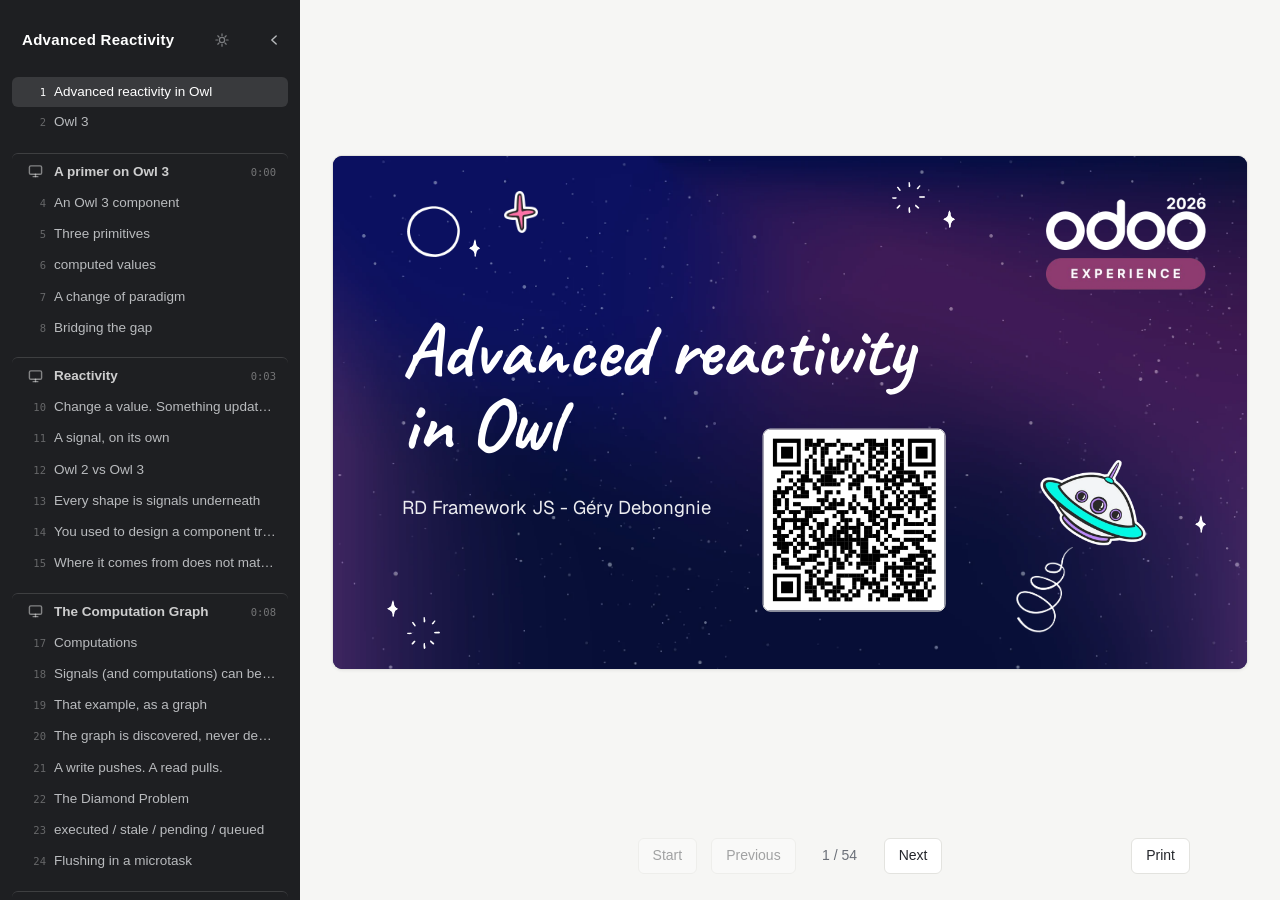
<file: talk2-advanced-reactivity/index.html>
<!DOCTYPE html>
<!-- Generated by gas/build.py from gas/template.html and this project's
     sections/. Do not edit this file: edit those, then rebuild -->
<html lang="en">
<head>
<meta charset="utf-8">
<meta name="viewport" content="width=device-width, initial-scale=1">
<title>GAS</title>
<!-- this project's own setup: title, program, resources, and now its
     palette choice too - see gas/README.md for the shape config.js needs.
     Loaded here rather than near app.js at the very end of body (the usual
     spot for a project's own script, and where this used to sit) purely so
     the bootstrap script right after can read GAS_CONFIG.palette before
     anything paints - it doesn't touch the DOM, so nothing is lost moving
     it this early. -->
<script src="config.js"></script>
<!-- which palette/theme applies, resolved synchronously before anything
     paints: without this, the page would render once with neither
     data-palette nor data-theme set at all (every palette file is scoped
     to one or the other, on purpose - see assets/palettes/), then visibly
     jump the moment something further down the page got around to it.
     Palette is a project setting now, not a personal one - the editor's
     own picker (?mode=edit, app.js) writes it straight into config.js
     (GAS_CONFIG.palette) via dev.py's /api/source, same as any other Edit
     source save - so every viewer of the built site gets the same one,
     read here. Theme (light/dark) stays a personal, per-viewer choice: a
     stored pick, else the OS's own preference, same as before. Always ends
     by actually setting both attributes no matter what: a blocked
     localStorage (a private window, a strict browser setting) only ever
     costs the stored theme choice, never leaves the page with no palette
     or theme set at all. -->
<script>
(function () {
  var palette = (window.GAS_CONFIG && window.GAS_CONFIG.palette) || "claude";
  var theme = "light";
  try {
    theme = localStorage.getItem("gas-theme") ||
      (window.matchMedia && window.matchMedia("(prefers-color-scheme: dark)").matches ? "dark" : theme);
  } catch (err) {
    // localStorage blocked - the light default above stands
  }
  document.documentElement.dataset.palette = palette;
  document.documentElement.dataset.theme = theme;
})();
</script>
<!-- a generic default - a project's config.js can override it (see
     gas/README.md); this is what shows before that script runs, and if
     a project sets none -->
<link id="favicon" rel="icon" href="data:image/svg+xml,%3Csvg xmlns='http://www.w3.org/2000/svg' viewBox='0 0 32 32'%3E%3Crect x='5' y='4.5' width='22' height='23' rx='3' fill='none' stroke='%23888' stroke-width='2.4'/%3E%3Cpath d='M10 12h12M10 16h12M10 20h7' stroke='%23888' stroke-width='2.4' stroke-linecap='round'/%3E%3C/svg%3E">
<!-- one per gas/assets/palettes/*.css file, computed at build time - see
     gas/build.py's discover_palettes() and gas/README.md -->
<link rel="stylesheet" data-palette="catppuccin" href="../gas/assets/palettes/catppuccin.css">
<link rel="stylesheet" data-palette="claude" href="../gas/assets/palettes/claude.css">
<link rel="stylesheet" data-palette="nord" href="../gas/assets/palettes/nord.css">
<link rel="stylesheet" data-palette="oxp26" href="../gas/assets/palettes/oxp26.css">
<link rel="stylesheet" data-palette="tokyo-night" href="../gas/assets/palettes/tokyo-night.css">
<link rel="stylesheet" href="../gas/assets/style.css">
<!-- optional: a project's own tweaks, e.g. styling for one of its own
     plain pages (see gas/README.md) - a project with none of its own
     just 404s here, harmlessly -->
<link rel="stylesheet" href="style.css">
</head>
<body>

<nav class="sidebar" id="sidebar">
  <div class="sidebar-head">
    <h1><button class="home" id="home">GAS</button></h1>
    <!-- light/dark is the one personal, per-viewer choice (a stored pick,
         else the OS's own preference) - the palette itself is a project
         setting now, picked from the editor panel instead (?mode=edit),
         which writes it into config.js - see that panel, further down.
         Kept small and quiet, next to the collapse toggle it shares this
         row with, rather than a whole row of its own further down - it's
         not something most viewers need to think about twice. -->
    <button type="button" id="theme-toggle" title="Switch light/dark" aria-label="Switch light/dark theme">
      <svg class="icon-sun" width="14" height="14" viewBox="0 0 16 16" fill="none" stroke="currentColor"
           stroke-width="1.4" stroke-linecap="round" aria-hidden="true">
        <circle cx="8" cy="8" r="3"/>
        <path d="M8 1v2M8 13v2M1 8h2M13 8h2M3.2 3.2l1.4 1.4M11.4 11.4l1.4 1.4M12.8 3.2l-1.4 1.4M4.6 11.4l-1.4 1.4"/>
      </svg>
      <svg class="icon-moon" width="14" height="14" viewBox="0 0 16 16" fill="currentColor" aria-hidden="true">
        <path d="M13.5 8.9A5.6 5.6 0 0 1 6.6 2 6 6 0 1 0 13.5 8.9Z"/>
      </svg>
    </button>
    <button class="sidebar-toggle" id="sidebar-toggle" type="button"
            title="Collapse menu (m)" aria-label="Collapse menu" aria-expanded="true">
      <svg width="14" height="14" viewBox="0 0 16 16" fill="none" stroke="currentColor"
           stroke-width="1.6" stroke-linecap="round" stroke-linejoin="round" aria-hidden="true">
        <path d="M10.5 3.5 5.5 8l5 4.5"/>
      </svg>
    </button>
  </div>

  <div id="program"></div>

  <!-- shown/labelled from config.js's padUrl - hidden entirely if a
       project sets none, see gas/README.md -->
  <button class="nav-item" data-view="pad" hidden>Collaborative Pad</button>

  <!-- what the program sends to the end, after the loose entries above -->
  <div id="program-end"></div>

  <!-- shown from config.js's resources - hidden entirely if a project
       sets none -->
  <button class="nav-item" data-view="resources" hidden>Resources</button>

  <!-- what the program sends past everything the framework adds: `at: "last"` -->
  <div id="program-last"></div>

  <!-- the whole program as one document: every deck, exercise and page, in
       the order this sidebar lists them. A browser cannot hand a page a PDF
       file, so this opens the print dialog and "Save as PDF" does the rest -
       which is what the title says, rather than promising a download. -->
  <button class="nav-item print-everything" id="print-everything"
          title="Lay the whole program out as one document and print it, or save it as a PDF">Print everything</button>
</nav>

<main>
  <section class="view" id="view-slides">
    <div class="stage">

<!-- sections/10-talk/talk.html -->
<div data-src="sections/10-talk/talk.html" data-src-kind="html-block" class="deck clean" id="deck-talk">

  <!-- ============================ COVER ============================ -->

  <article class="slide welcome current" data-id="a2f00001" data-act="question">
    <div class="welcome-bg"></div>
    <div class="welcome-stars"></div>
    <!-- decorations lifted from the template, placed as it places them -->
    <div class="welcome-art">
      <img src="assets/stickers/ring.webp" alt="" style="left: 8.08%; top: 9.69%; width: 5.77%;">
      <img src="assets/stickers/cross.webp" alt="" style="left: 18.72%; top: 6.9%; width: 3.67%;">
      <img src="assets/stickers/sparkle.webp" alt="" style="left: 14.83%; top: 16.22%; width: 1.28%;">
      <img src="assets/stickers/burst.webp" alt="" style="left: 61.14%; top: 5.04%; width: 3.67%;">
      <img src="assets/stickers/sparkle.webp" alt="" style="left: 66.75%; top: 10.52%; width: 1.28%;">
      <img src="assets/stickers/ufo.webp" alt="" style="left: 75.86%; top: 53.74%; width: 15.93%;">
      <img src="assets/stickers/spiral.webp" alt="" style="left: 73.31%; top: 76.09%; width: 9.74%;">
      <img src="assets/stickers/sparkle.webp" alt="" style="left: 94.27%; top: 69.99%; width: 1.28%;">
      <img src="assets/stickers/sparkle.webp" alt="" style="left: 5.88%; top: 86.46%; width: 1.28%;">
      <img src="assets/stickers/burst.webp" alt="" style="left: 8.08%; top: 89.89%; width: 3.67%;">
    </div>

    <img class="welcome-logo" src="assets/odoo-experience.webp"
         alt="Odoo Experience 2026">

    <div class="welcome-content">
      <h2>Advanced reactivity<br>in Owl</h2>
      <p class="lead">RD Framework JS - Géry Debongnie</p>
    </div>
    <img class="qr" src="assets/qr-code.png" alt="QR code linking to pad.odoo.com/p/rd-oxp26-advanced-reactivity">
  </article>

  <article class="slide" data-id="a2f0001b" data-act="primer">
    <header class="slide-head">
      <h2>Owl 3</h2>
      <p class="lead">Signals and computations</p>
    </header>
    <div class="slide-body">
      <figure class="figure owls">
        <svg viewBox="0 152 1000 272" role="img"
             aria-label="Three owls perched on a branch, in three shades of purple. One looks to the right, one straight out at you, and the third is winking.">
          <path class="owl-branch" d="M120 409 H880"/>
          <g transform="translate(250 392) scale(0.92)">
            <path class="owl-foot" d="M-30 0 v16 M-30 16 h-15 M-30 16 h15 M30 0 v16 M30 16 h-15 M30 16 h15"/>
            <path fill="#4f3349" d="M-64 -168 L-80 -212 L-40 -184 Z"/>
            <path fill="#4f3349" d="M64 -168 L80 -212 L40 -184 Z"/>
            <path fill="#6d4763" d="M-82 -62 C-82 -152 -46 -196 0 -196 C46 -196 82 -152 82 -62 C82 -12 46 8 0 8 C-46 8 -82 -12 -82 -62 Z"/>
            <ellipse fill="#efe6ed" cx="0" cy="-42" rx="40" ry="46"/>
            <path fill="#4f3349" opacity="0.22" d="M-78 -96 C-92 -56 -84 -20 -62 -4 C-70 -40 -72 -70 -66 -100 Z"/>
            <path fill="#4f3349" opacity="0.22" d="M78 -96 C92 -56 84 -20 62 -4 C70 -40 72 -70 66 -100 Z"/>
            <circle fill="#fff" cx="-30" cy="-126" r="27"/>
            <circle fill="#fff" cx="30" cy="-126" r="27"/>
            <circle fill="#2a1c26" cx="37" cy="-126" r="12"/>
            <circle fill="#fff" cx="41" cy="-131" r="4"/>
            <circle fill="#2a1c26" cx="-23" cy="-126" r="12"/>
            <circle fill="#fff" cx="-19" cy="-131" r="4"/>
            <path fill="#e8a33d" d="M-10 -104 L10 -104 L0 -84 Z"/>
          </g>
          <g transform="translate(500 392) scale(1.06)">
            <path class="owl-foot" d="M-30 0 v16 M-30 16 h-15 M-30 16 h15 M30 0 v16 M30 16 h-15 M30 16 h15"/>
            <path fill="#4f3349" d="M-64 -168 L-80 -212 L-40 -184 Z"/>
            <path fill="#4f3349" d="M64 -168 L80 -212 L40 -184 Z"/>
            <path fill="#8c6382" d="M-82 -62 C-82 -152 -46 -196 0 -196 C46 -196 82 -152 82 -62 C82 -12 46 8 0 8 C-46 8 -82 -12 -82 -62 Z"/>
            <ellipse fill="#f6eff4" cx="0" cy="-42" rx="40" ry="46"/>
            <path fill="#4f3349" opacity="0.22" d="M-78 -96 C-92 -56 -84 -20 -62 -4 C-70 -40 -72 -70 -66 -100 Z"/>
            <path fill="#4f3349" opacity="0.22" d="M78 -96 C92 -56 84 -20 62 -4 C70 -40 72 -70 66 -100 Z"/>
            <circle fill="#fff" cx="-30" cy="-126" r="27"/>
            <circle fill="#fff" cx="30" cy="-126" r="27"/>
            <circle fill="#2a1c26" cx="30" cy="-126" r="12"/>
            <circle fill="#fff" cx="34" cy="-131" r="4"/>
            <circle fill="#2a1c26" cx="-30" cy="-126" r="12"/>
            <circle fill="#fff" cx="-26" cy="-131" r="4"/>
            <path fill="#e8a33d" d="M-10 -104 L10 -104 L0 -84 Z"/>
          </g>
          <g transform="translate(750 392) scale(0.92)">
            <path class="owl-foot" d="M-30 0 v16 M-30 16 h-15 M-30 16 h15 M30 0 v16 M30 16 h-15 M30 16 h15"/>
            <path fill="#4f3349" d="M-64 -168 L-80 -212 L-40 -184 Z"/>
            <path fill="#4f3349" d="M64 -168 L80 -212 L40 -184 Z"/>
            <path fill="#b08fa6" d="M-82 -62 C-82 -152 -46 -196 0 -196 C46 -196 82 -152 82 -62 C82 -12 46 8 0 8 C-46 8 -82 -12 -82 -62 Z"/>
            <ellipse fill="#faf5f8" cx="0" cy="-42" rx="40" ry="46"/>
            <path fill="#4f3349" opacity="0.22" d="M-78 -96 C-92 -56 -84 -20 -62 -4 C-70 -40 -72 -70 -66 -100 Z"/>
            <path fill="#4f3349" opacity="0.22" d="M78 -96 C92 -56 84 -20 62 -4 C70 -40 72 -70 66 -100 Z"/>
            <circle fill="#fff" cx="-30" cy="-126" r="27"/>
            <path class="owl-line" d="M6 -126 C16 -136 44 -136 54 -126"/>
            <circle fill="#2a1c26" cx="-30" cy="-126" r="12"/>
            <circle fill="#fff" cx="-26" cy="-131" r="4"/>
            <path fill="#e8a33d" d="M-10 -104 L10 -104 L0 -84 Z"/>
          </g>
        </svg>
      </figure>
    </div>
  </article>

  <article class="slide divider" data-id="a2f0001a" data-act="primer">
    <div class="divider-body">
      <p class="divider-eyebrow"></p>
      <h2>A primer on Owl 3</h2>
      <p class="divider-sub">A quick overview.</p>
      <div class="prog"></div>
    </div>
  </article>

  <article class="slide" data-id="a2f0001e" data-act="primer">
    <header class="slide-head">
      <p class="eyebrow">Ground rules</p>
      <h2>An Owl 3 component</h2>
      <p class="lead">Two signals, a value derived from them, something that happens when it changes, and a template bound to all of it.</p>
    </header>
    <div class="slide-body two-col even">
      <section>
        <h3 class="label file">order_line.js</h3>
<pre><code class="language-javascript">class OrderLine extends Component {
    static template = "sale.OrderLine";

    qty = <mark>signal</mark>(1);
    price = <mark>signal</mark>(9.99);

    total = <mark>computed</mark>(() =&gt; this.qty() * this.price());

    setup() {
        <mark>useEffect</mark>(() =&gt; {
            document.title = `Total: ${this.total()}`;
        });
    }

    add() {
        this.qty.<mark>set</mark>(this.qty() + 1);
    }
}</code></pre>
      </section>
      <section>
        <h3 class="label file">order_line.xml</h3>
<pre><code class="language-markup">&lt;t t-name="sale.OrderLine"&gt;
    &lt;input <mark>t-model</mark>="this.qty"/&gt;
    &lt;button t-on-click="this.add"&gt;+1&lt;/button&gt;
    &lt;p&gt;Total: &lt;t t-out="this.total()"/&gt;&lt;/p&gt;
&lt;/t&gt;</code></pre>
        <ul class="rows wide-key">
          <li><span class="key">Nothing declares</span><span>No dependency list ties <code>total</code> to <code>qty</code>, and none ties the effect to <code>total</code>.</span></li>
        </ul>
      </section>
    </div>
    <footer class="slide-foot">
      <p>Type in the box and <code>total</code> recomputes and the title changes. Nobody wired that up, and how it happens is the rest of the talk.</p>
    </footer>
  </article>

  <article class="slide" data-id="a2f0001c" data-act="primer">
    <header class="slide-head">
      <p class="eyebrow">Ground rules</p>
      <h2>Three primitives</h2>
      <p class="lead">Everything in this talk is one of these, or the graph they make between them.</p>
    </header>
    <div class="slide-body two-col even">
      <section>
<pre><code class="language-javascript">const count = <mark>signal</mark>(0);

count();        // read
count.set(1);   // write

const double = <mark>computed</mark>(() =&gt; count() * 2);

<mark>useEffect</mark>(() =&gt; {
    document.title = `count: ${double()}`;
});</code></pre>
      </section>
      <section>
        <ul class="rows wide-key">
          <li><span class="key"><code>signal</code></span><span>A value you own. Call it to read, <code>set</code> it to write.</span></li>
          <li><span class="key"><code>computed</code></span><span>A value derived from other values. It caches itself, and never runs if nothing reads it.</span></li>
          <li><span class="key"><code>useEffect</code></span><span>A change to something outside the graph. It re-runs when what it read changes.</span></li>
        </ul>
      </section>
    </div>
    <footer class="slide-foot">
      <p>All three read the same way, and that read is what the rest of this talk is about.</p>
    </footer>
  </article>
  <article class="slide" data-id="a2f0013e" data-act="primer">
    <header class="slide-head">
      <p class="eyebrow">Derived values</p>
      <h2>computed values</h2>
    </header>
    <div class="slide-body two-col even">
      <section>
        <h3 class="label file">Owl 2 — three moving parts</h3>
<pre><code class="language-javascript">setup() {
    this.state = useState({ total: 0 });

    onWillRender(() =&gt; {
        const key = this.props.orders.length;
        if (key !== this._key) {
            this._key = key;
            const total = expensive(this.props.orders);
            this.state.total = total;
        }
    });
}</code></pre>
      </section>
      <section>
        <h3 class="label file">Owl 3 — one</h3>
<pre><code class="language-javascript">total = <mark>computed</mark>(() =&gt;
    expensive(this.props.orders)
);</code></pre>
        <ul class="rows wide-key">
          <li><span class="key">Cached</span><span>It does not recompute unless something it read changed.</span></li>
          <li><span class="key">Declared</span><span>The dependency is now <em>written down</em>. The runtime can see it.</span></li>
        </ul>
      </section>
    </div>
    <footer class="slide-foot">
      <p>The trigger moved: Owl 2 recomputed because a component was about to render, Owl 3 because the state it read changed.</p>
    </footer>
  </article>

  <article class="slide" data-id="a2f0004c" data-act="primer">
    <header class="slide-head">
      <p class="eyebrow">The shift</p>
      <h2>A change of paradigm</h2>
      <p class="lead">The centre of the framework moves. Rendering stops being the thing everything is arranged around, and state takes its place.</p>
    </header>
    <div class="slide-body">
      <figure class="figure shift">
        <svg viewBox="0 0 1000 280" role="img"
             aria-label="The same component tree, twice. On the left the state sits as dots inside the components that hold it, and props thread from the root down to a grandchild. On the right the same tree holds nothing: the state is three linked nodes beside it, and each component reads the one it needs.">
          <defs>
            <marker id="shift2-ar" viewBox="0 0 10 10" refX="9" refY="5" markerWidth="8" markerHeight="8" orient="auto-start-reverse">
              <path d="M0 0 L10 5 L0 10 Z"/>
            </marker>
            <marker id="shift2-rt" class="rt-head" viewBox="0 0 10 10" refX="9" refY="5" markerWidth="7" markerHeight="7" orient="auto-start-reverse">
              <path d="M0 0 L10 5 L0 10 Z"/>
            </marker>
          </defs>

          <text class="mt" x="170" y="22">rendering based</text>
          <path class="ar thin" d="M140 78 V97 H80 V116"/>
          <path class="ar thin" d="M140 78 V97 H200 V116"/>
          <path class="ar thin" d="M200 150 V169 H200 V188"/>
          <rect class="bx" x="92" y="44" width="96" height="34" rx="5"/>
          <rect class="bx" x="32" y="116" width="96" height="34" rx="5"/>
          <rect class="bx" x="152" y="116" width="96" height="34" rx="5"/>
          <rect class="bx" x="152" y="188" width="96" height="34" rx="5"/>
          <circle class="dot" cx="131" cy="61" r="5"/>
          <circle class="dot" cx="149" cy="61" r="5"/>
          <circle class="dot" cx="80" cy="133" r="5"/>
          <circle class="dot" cx="182" cy="205" r="5"/>
          <circle class="dot" cx="200" cy="205" r="5"/>
          <circle class="dot" cx="218" cy="205" r="5"/>
          <text class="s" x="170" y="264">we react on rendering events</text>
          <path class="ar" marker-end="url(#shift2-ar)" d="M462 130 H518"/>
          <text class="mt" x="700" y="22">state based</text>
          <path class="ar thin" d="M670 78 V97 H610 V116"/>
          <path class="ar thin" d="M670 78 V97 H730 V116"/>
          <path class="ar thin" d="M730 150 V169 H730 V188"/>
          <rect class="bx" x="622" y="44" width="96" height="34" rx="5"/>
          <rect class="bx" x="562" y="116" width="96" height="34" rx="5"/>
          <rect class="bx" x="682" y="116" width="96" height="34" rx="5"/>
          <rect class="bx" x="682" y="188" width="96" height="34" rx="5"/>
          <path class="ar thin" d="M900 78 V116"/>
          <path class="ar thin" d="M900 142 V180"/>
          <rect class="bx js" x="860" y="52" width="80" height="26" rx="13"/>
          <rect class="bx js" x="860" y="116" width="80" height="26" rx="13"/>
          <rect class="bx js" x="860" y="180" width="80" height="26" rx="13"/>
          <path class="rt" d="M718 61 C789 61 789 65 860 65"/>
          <path class="rt" d="M778 133 C819 133 819 129 860 129"/>
          <path class="rt" d="M778 205 C819 205 819 193 860 193"/>
          <text class="s" x="700" y="264">we react on state changes</text>
        </svg>
      </figure>
    </div>
    <footer class="slide-foot">
      <p>The component tree has not gone anywhere. But the important part is the state relationships</p>
    </footer>
  </article>

  <article class="slide" data-id="a2f0017b" data-act="primer">
    <header class="slide-head">
      <p class="eyebrow">Signals</p>
      <h2>Bridging the gap</h2>
      <ul class="notes">
        <li><code>t-ref</code> fills a signal: <code>signal.ref()</code> holds the element, and <code>null</code> until the component is mounted. No separate <code>useRef</code>.</li>
        <li><code>t-model</code> binds a signal to an input, both ways.</li>
      </ul>
    </header>
    <div class="slide-body two-col even">
      <section>
        <h3 class="label file">todo_list.js</h3>
<pre><code class="language-javascript">import { signal, computed, useEffect } from "@odoo/owl";

export class TodoList extends Component {
    input = <mark>signal.ref()</mark>;
    name = signal("");

    greeting = <mark>computed</mark>(() =&gt; `Hello ${this.name()}`);

    setup() {
        useEffect(() =&gt; this.input()?.focus());
    }
}</code></pre>
      </section>
      <section>
        <h3 class="label file">todo_list.xml</h3>
<pre><code class="language-markup">&lt;input <mark>t-ref="this.input"</mark>
       placeholder="What needs doing?"/&gt;

&lt;input <mark>t-model="this.name"</mark>/&gt;
&lt;p t-out="this.greeting()"/&gt;</code></pre>
        <p class="caption">One concept fewer to hold: refs, model bindings and state are all the same thing - so a <code>computed</code> reads what <code>t-model</code> writes, with nothing in between.</p>
      </section>
    </div>
    <footer class="slide-foot">
      <p>The state and the DOM, in one graph: what the user types is a signal, and so is the element they type it in.</p>
    </footer>
  </article>

  <!-- ==================== ACT 1 · THE QUESTION ==================== -->

  <article class="slide divider" data-id="a2f00002" data-act="question">
    <div class="divider-body">
      <p class="divider-eyebrow"></p>
      <h2>Reactivity</h2>
      <p class="divider-sub">What is it for?</p>
      <div class="prog"></div>
    </div>
  </article>

  <article class="slide" data-id="a2f00003" data-act="question">
    <header class="slide-head">
      <p class="eyebrow">The question</p>
      <h2>Change a value. Something updates.</h2>
    </header>
    <div class="slide-body two-col even">
      <section>
<pre><code class="language-javascript">const price = signal(100);
const qty   = signal(2);

const total = computed(() =&gt; price() * qty());

effect(() =&gt; {
    console.log("total is", total());
});
// logs: total is 200

<mark>qty.set(4)</mark>;
await nextTick();
// logs: total is 400

qty.set(2);     // divided by 2
price.set(200); // multiplied by 2
await nextTick();
// no logs</code></pre>
      </section>
      <section>
        <ul class="rows wide-key">
          <li><span class="key">Nobody</span><span>told <code>total</code> that <code>qty</code> had changed.</span></li>
          <li><span class="key">Nobody</span><span>told the effect that <code>total</code> had changed.</span></li>
          <li><span class="key">Nobody</span><span>wrote down that any of the three were connected at all.</span></li>
        </ul>
        <p class="caption">And yet exactly one log line came out, with the right number in it.</p>
      </section>
    </div>
    <footer class="slide-foot">
      <p><span class="k">So</span>How did it know? That is the whole talk.</p>
    </footer>
  </article>

  <article class="slide" data-id="a2f00004" data-act="question">
    <header class="slide-head">
      <p class="eyebrow">Ground rules</p>
      <h2>A <u>signal</u>, on its own</h2>
      <ul class="notes">
        <li>If you were at the Owl 3 talk this is a minute of revision. If not, this is everything you need.</li>
      </ul>
    </header>
    <div class="slide-body two-col even">
      <section>
<pre><code class="language-javascript">import { signal } from "@odoo/owl";

const price = <mark>signal(100)</mark>;

price();          // 100   - call it to read
price.set(120);   //       - set it to write
price();          // 120</code></pre>
      </section>
      <section>
        <ul class="rows wide-key">
          <li><span class="key">A value</span><span>Held in a cell. That is all a signal is.</span></li>
          <li><span class="key">Two operations</span><span>Call to read, <code>set</code> to write. There is no third.</span></li>
          <li><span class="key">The read matters</span><span>Calling it is not just fetching. It is how the runtime learns you care.</span></li>
        </ul>
      </section>
    </div>
    <footer class="slide-foot">
      <p>One value, two operations, and that is the entire primitive.</p>
    </footer>
  </article>


  <article class="slide" data-id="a2f00007" data-act="question">
    <header class="slide-head">
      <p class="eyebrow">Two models</p>
      <h2>Owl 2 vs Owl 3</h2>
      <ul class="notes">
        <li>Both track your reads. They differ on <em>who</em> the read subscribes, and when that was decided.</li>
      </ul>
    </header>
    <div class="slide-body two-col even">
      <section>
        <h3 class="label">Owl 2 — the proxy carries its watcher</h3>
<pre><code class="language-javascript">// useState is reactive(obj, cb), and cb is
// "re-render this component"
const state = <mark>useState</mark>({ n: 0 });

state.n;   // subscribes the component this proxy
           // was made for. Only ever that one.</code></pre>
        <p class="caption">One proxy, one watcher, fixed at the moment it was created. Hold a different proxy over the same object and you wake a different component.</p>
      </section>
      <section>
        <h3 class="label">Owl 3 — a signal is just a signal</h3>
<pre><code class="language-javascript">const n = <mark>signal</mark>(0);

n();       // wakes whatever computation is
           // running right now. Decided here,
           // at the read.</code></pre>
        <p class="caption">The signal carries nothing. The context you read it in <em>is</em> the observer — a render, a <code>computed</code>, an effect.</p>
      </section>
    </div>
    <footer class="slide-foot">
      <p>Which is the granularity too: Owl 2, a <em>component</em> subscribes and re-renders. Owl 3, a <em>computation</em> subscribes and re-runs.</p>
    </footer>
  </article>

  <article class="slide" data-id="a2f0007b" data-act="question">
    <header class="slide-head">
      <p class="eyebrow">Ground rules</p>
      <h2>Every shape is signals underneath</h2>
      <p class="lead">You pick a shape to suit the data. The graph only ever sees signals, one per key.</p>
    </header>
    <div class="slide-body two-col even">
      <section>
        <h3 class="label file">four ways to write the same node</h3>
<pre><code class="language-javascript">const state = <mark>signal.Object</mark>({ n: 0 });
state.n;               // a read of one signal

const items = <mark>signal.Array</mark>([]);
items[0];              // a read of one signal

const conf = <mark>proxy</mark>({ ui: { dense: true } });
conf.ui.dense;         // a read, one level down

props = <mark>useProps</mark>();     // a class field
this.props.someNumber;  // props, too</code></pre>
      </section>
      <section>
        <ul class="rows wide-key">
          <li><span class="key">One per key</span><span>A <code>signal.Object</code> is a signal for each key, not one signal for the object. Read <code>n</code> and you are subscribed to <code>n</code> alone.</span></li>
          <li><span class="key">Same for items</span><span><code>signal.Array</code> does it per item, and <code>proxy</code> does it level by level as you read deeper.</span></li>
          <li><span class="key">Props as well</span><span>The object <code>useProps</code> hands you is signal-backed, so <code>this.props.someNumber</code> is a tracked read.</span></li>
        </ul>
      </section>
    </div>
    <footer class="slide-foot">
      <p>The shapes are ergonomics. The gate, the batching and <code>untrack</code> land the same way on all of them.</p>
    </footer>
  </article>




  <article class="slide" data-id="a2f00008" data-act="question">
    <header class="slide-head">
      <p class="eyebrow">The shift</p>
      <h2>You used to design a component tree.<br>Now you design a <u>computation</u> graph.</h2>
    </header>
    <div class="slide-body">
      <ul class="box-pair">
        <li>
          <h3>Owl 2</h3>
          <p>Decompose the UI and pass props down. A derived value is a field you keep in sync by hand, on every hook that might change it.</p>
<pre><code class="language-javascript">setup() {
  this.double = this.props.count * 2;
  <mark>onWillUpdateProps</mark>((next) =&gt; {
    this.double = next.count * 2;
  });
}</code></pre>
        </li>
        <li class="then">
          <h3>Owl 3</h3>
          <p>Start from state, and declare the computations that follow from it: derived values, effects, the render itself. The edge from <code>count</code> to <code>double</code> is built by reading it.</p>
<pre><code class="language-javascript">props = useProps();

double = <mark>computed</mark>(() =&gt; this.props.count * 2);</code></pre>
        </li>
      </ul>
    </div>
  </article>

  <article class="slide" data-id="a2f0008e" data-act="question">
    <header class="slide-head">
      <p class="eyebrow">The shift</p>
      <h2>Where it comes from does not matter</h2>
    </header>
    <div class="slide-body">
      <ul class="box-pair">
        <li>
          <h3>Owl 2</h3>
          <p>A reactive value has to be attached to the component that reads it, with <code>useState</code>. Read it without, and nothing re-renders.</p>
<pre><code class="language-javascript">setup() {
  const someService = useService("some_service");
  this.state = <mark>useState</mark>(
    someService.someReactiveValue()
  );
}</code></pre>
        </li>
        <li class="then">
          <h3>Owl 3</h3>
          <p>A signal needs no attaching. From a plugin, a prop or a module, reading it is what subscribes whatever is running.</p>
<pre><code class="language-javascript">somePlugin = usePlugin(SomePlugin);

// and then read
this.somePlugin.<mark>someSignal()</mark>;</code></pre>
        </li>
      </ul>
    </div>
  </article>

  <!-- ====================== ACT 2 · THE GRAPH ====================== -->

  <article class="slide divider" data-id="a2f00009" data-act="graph">
    <div class="divider-body">
      <p class="divider-eyebrow"></p>
      <h2>The Computation Graph</h2>
      <p class="divider-sub">Three kinds of node, and one rule for building edges.</p>
      <div class="prog"></div>
    </div>
  </article>

  <article class="slide" data-id="a2f0011d" data-act="graph">
    <header class="slide-head">
      <p class="eyebrow">Reactivity</p>
      <h2>Computations</h2>
      <p class="lead">Can manage dependencies. Three kinds, and one mechanism under all of them: each reads signals, and re-runs when what it read changes.</p>
    </header>
    <div class="slide-body">
      <ul class="shape-grid three">
        <li>
          <span class="num">1</span>
          <h3>Rendering a component</h3>
          <p>Reads signals, writes DOM. This is the one you already have.</p>
<pre><code class="language-markup">&lt;t t-out="this.someValue()"/&gt;</code></pre>
        </li>
        <li>
          <span class="num">2</span>
          <h3>A computed value</h3>
          <p>Reads signals, returns a value, and holds on to it until one of them changes.</p>
<pre><code class="language-javascript">a = signal(3);
b = signal(5);
sum = computed(() =&gt;
    this.a() + this.b()
);</code></pre>
        </li>
        <li>
          <span class="num">3</span>
          <h3>An effect</h3>
          <p>Reads signals, and changes something outside the graph: the document, storage, a library that knows nothing about this one.</p>
<pre><code class="language-javascript">useEffect(() =&gt; {
    console.log(this.a(), this.b());
});</code></pre>
        </li>
      </ul>
    </div>
    <footer class="slide-foot">
      <p>A render is not a special case. It is a computation that happens to paint.</p>
    </footer>
  </article>

  <article class="slide" data-id="a2f00005" data-act="graph">
    <header class="slide-head">
      <p class="eyebrow">Ground rules</p>
      <h2>Signals (and computations) can be watched</h2>
    </header>
    <div class="slide-body two-col even">
      <section>
        <h3 class="label"><code>signal</code> — holds a value</h3>
<pre><code class="language-javascript">const price = signal(100);

price();   // not a subscription
           // just a read</code></pre>
<pre><code class="language-markup">&lt;!-- this is a subscription! --&gt;
&lt;t t-out="this.price()"/&gt;</code></pre>
      </section>
      <section>
        <h3 class="label">an effect — changes the world</h3>
<pre><code class="language-javascript">effect(() =&gt; {
    // this is a subscription!
    console.log(price());
});
// runs now, and again whenever
// what it read changes</code></pre>
      </section>
    </div>
    <footer class="slide-foot">
      <p><code>price.set(120)</code> → the effect logs, the template re-renders. <strong>And nothing else in the program ran.</strong></p>
    </footer>
  </article>

  <article class="slide" data-id="a2f00010" data-act="graph">
    <header class="slide-head">
      <p class="eyebrow">The graph</p>
      <h2>That example, as a graph</h2>
      <p class="lead">Two signals, one computed, one effect — and a render, which is a computation like any other.</p>
    </header>
    <div class="slide-body">
      <figure class="figure">
        <svg viewBox="0 0 1000 260" role="img"
             aria-label="price and qty are signals. total is a computed reading both. An effect reads total, and so does a template render, which also reads qty directly. Edges run upward as sources and downward as observers.">
          <defs>
            <marker id="g-ar" viewBox="0 0 10 10" refX="9" refY="5" markerWidth="7" markerHeight="7" orient="auto-start-reverse">
              <path d="M0 0 L10 5 L0 10 Z"/>
            </marker>
          </defs>

          <rect class="bx" x="110" y="8" width="220" height="62" rx="6"/>
          <text class="t" x="220" y="34">price</text>
          <text class="s" x="220" y="56">signal · a value</text>

          <rect class="bx" x="530" y="8" width="220" height="62" rx="6"/>
          <text class="t" x="640" y="34">qty</text>
          <text class="s" x="640" y="56">signal · a value</text>

          <path class="ar" marker-end="url(#g-ar)" d="M220 76 L370 116"/>
          <path class="ar" marker-end="url(#g-ar)" d="M640 76 L470 116"/>
          <path class="ar" marker-end="url(#g-ar)" d="M690 76 L790 216"/>

          <rect class="bx js" x="290" y="120" width="280" height="62" rx="6"/>
          <text class="t" x="430" y="146">total</text>
          <text class="s" x="430" y="168">computed · a value and a compute</text>

          <path class="ar" marker-end="url(#g-ar)" d="M380 188 V216"/>
          <path class="ar" marker-end="url(#g-ar)" d="M510 188 L700 216"/>

          <rect class="bx fx" x="250" y="220" width="260" height="62" rx="6"/>
          <text class="t" x="380" y="246">the effect</text>
          <text class="s" x="380" y="268">a compute, and no value</text>

          <rect class="bx render" x="560" y="220" width="280" height="62" rx="6"/>
          <text class="t" x="700" y="246">template rendering</text>
          <text class="s" x="700" y="268">a computation too</text>

          <text class="m l" x="0" y="120">sources ↑</text>
          <text class="s l" x="0" y="142">what I read</text>
          <text class="m r" x="1000" y="120">↓ observers</text>
          <text class="s r" x="1000" y="142">who read me</text>
        </svg>
      </figure>
    </div>
  </article>

  <article class="slide statement" data-id="a2f00012" data-act="graph">
    <header class="slide-head">
      <p class="eyebrow">Implicit dependencies</p>
      <h2>The graph is discovered, never declared.</h2>
      <p class="lead">The edges are implicit: you never write them. There is no dependency array to keep in sync, and no way for it to disagree with the code — because the reads <em>are</em> the declaration.</p>
    </header>
    <footer class="slide-foot">
      <p>The graph is dynamic: every time a computation re-runs, it starts from scratch, so it is always correct.</p>
    </footer>
  </article>

  <article class="slide" data-id="a2f00013" data-act="graph">
    <header class="slide-head">
      <p class="eyebrow">The graph</p>
      <h2>A write pushes. A read pulls.</h2>
    </header>
    <div class="slide-body">
      <figure class="figure">
        <svg viewBox="0 0 1000 230" role="img"
             aria-label="On a write, staleness is pushed down to observers. On a read, the value is pulled back up through sources.">
          <defs>
            <marker id="pp-ar" viewBox="0 0 10 10" refX="9" refY="5" markerWidth="7" markerHeight="7" orient="auto-start-reverse">
              <path d="M0 0 L10 5 L0 10 Z"/>
            </marker>
          </defs>

          <rect class="chip" x="0" y="0" width="480" height="230" rx="6"/>
          <text class="mt" x="240" y="32">1 · write</text>
          <text class="s" x="240" y="54">qty.set(3)</text>
          <rect class="bx" x="170" y="72" width="140" height="42" rx="6"/>
          <text class="t" x="240" y="99">qty</text>
          <path class="ar" marker-end="url(#pp-ar)" d="M240 120 V152"/>
          <text class="m l" x="256" y="140">stale</text>
          <rect class="bx js" x="170" y="156" width="140" height="42" rx="6"/>
          <text class="t" x="240" y="183">total</text>
          <text class="s" x="240" y="220">marked, not recomputed</text>

          <rect class="chip" x="520" y="0" width="480" height="230" rx="6"/>
          <text class="mt" x="760" y="32">2 · read</text>
          <text class="s" x="760" y="54">the effect calls total()</text>
          <rect class="bx" x="690" y="156" width="140" height="42" rx="6"/>
          <text class="t" x="760" y="183">qty</text>
          <path class="ar" marker-end="url(#pp-ar)" d="M760 152 V120"/>
          <text class="m l" x="776" y="140">value</text>
          <rect class="bx js" x="690" y="72" width="140" height="42" rx="6"/>
          <text class="t" x="760" y="99">total</text>
          <text class="s" x="760" y="220">recomputed, once, on demand</text>
        </svg>
      </figure>
    </div>
    <footer class="slide-foot">
      <p>A write is cheap and shallow. The work happens when somebody actually wants the answer.</p>
    </footer>
  </article>

  <article class="slide" data-id="a2f00014" data-act="graph">
    <header class="slide-head">
      <p class="eyebrow">The graph</p>
      <h2>The Diamond Problem</h2>
      <p class="lead">The diamond: <code>a</code> feeds <code>b</code> and <code>c</code>, <code>d</code> reads both — and an effect reads <code>d</code>, or nothing would ever pull it.</p>
    </header>
    <div class="slide-body two-col even">
      <section class="span">
        <figure class="figure diamond">
          <svg viewBox="0 0 640 252" role="img"
               aria-label="a is a signal. b and c are computeds reading a. d is a computed reading both b and c. An effect reads d, and is the only thing that pulls.">
            <defs>
              <marker id="d-ar" viewBox="0 0 10 10" refX="9" refY="5" markerWidth="7" markerHeight="7" orient="auto-start-reverse">
                <path d="M0 0 L10 5 L0 10 Z"/>
              </marker>
            </defs>

            <rect class="bx" x="230" y="0" width="180" height="48" rx="6"/>
            <text class="t" x="320" y="22">a</text>
            <text class="s" x="320" y="40">signal · 1</text>

            <path class="ar" marker-end="url(#d-ar)" d="M285 52 L200 64"/>
            <path class="ar" marker-end="url(#d-ar)" d="M355 52 L440 64"/>

            <rect class="bx js" x="60" y="68" width="180" height="48" rx="6"/>
            <text class="t" x="150" y="90">b</text>
            <text class="s" x="150" y="108">computed · a() * 2</text>

            <rect class="bx js" x="400" y="68" width="180" height="48" rx="6"/>
            <text class="t" x="490" y="90">c</text>
            <text class="s" x="490" y="108">computed · a() * 10</text>

            <path class="ar" marker-end="url(#d-ar)" d="M200 120 L285 132"/>
            <path class="ar" marker-end="url(#d-ar)" d="M440 120 L355 132"/>

            <rect class="bx js" x="230" y="136" width="180" height="48" rx="6"/>
            <text class="t" x="320" y="158">d</text>
            <text class="s" x="320" y="176">computed · ${b()}/${c()}</text>

            <path class="ar" marker-end="url(#d-ar)" d="M320 188 V200"/>

            <rect class="bx fx" x="230" y="204" width="180" height="48" rx="6"/>
            <text class="t" x="320" y="226">the effect</text>
            <text class="s" x="320" y="244">effect · log(d())</text>
          </svg>
        </figure>
      </section>
      <section>
        <h3 class="label">The design being avoided: recompute on write</h3>
<pre><code class="language-javascript">a.set(2);
//  -&gt; b recomputes        b = 4
//  -&gt; d recomputes now    <mark>d = "4/10"</mark>   ← a pair
//  -&gt; c recomputes        c = 20      that never existed
//  -&gt; d recomputes again  d = "4/20"</code></pre>
        <p class="caption">Two runs of <code>d</code> for one write, and between them a value nobody ever set. That is a <strong>glitch</strong>.</p>
      </section>
      <section>
        <h3 class="label">What Owl does: mark, then pull</h3>
<pre><code class="language-javascript">a.set(2);
//  b, c       stale     (read a directly)
//  d          pending   (check my sources)
//  the effect queued    (flush on the microtask)
//  ...and nothing has been computed at all
// then the flush pulls, and the pull computes:
//  b = 4, c = 20, <mark>d = "4/20"</mark>   ← once, correct</code></pre>
      </section>
    </div>
    <footer class="slide-foot">
      <p>The write only marks, and marking twice is free. A <code>computed</code> runs when something reads it; effects and renders read on the next microtask.</p>
    </footer>
  </article>

  <!-- ================= ACT 3 · LAZINESS AND THE GATE ================= -->

  <article class="slide" data-id="a2f0014b" data-act="graph">
    <header class="slide-head">
      <p class="eyebrow">Step by step</p>
      <h2>executed / stale / pending / queued</h2>
      <p class="lead">Whatever read <code>a</code> directly is <strong>stale</strong> — it must re-run. Everything further down is <strong>pending</strong> — something moved upstream, go ask your sources. The effect is not a value, so it joins a queue instead.</p>
    </header>
    <div class="slide-body">
      <figure class="figure diamond">
          <svg viewBox="0 0 640 252" role="img"
             aria-label="The diamond, annotated: a on top, b and c below it, d below both, and an effect below d.">
            <defs>
              <marker id="s1-ar" viewBox="0 0 10 10" refX="9" refY="5" markerWidth="7" markerHeight="7" orient="auto-start-reverse">
                <path d="M0 0 L10 5 L0 10 Z"/>
              </marker>
            </defs>

            <rect class="bx" x="230" y="0" width="180" height="48" rx="6"/>
            <text class="t" x="320" y="22">a</text>
            <text class="s" x="320" y="40">signal · 2</text>
            <text class="badge l" x="422" y="28">written</text>

            <path class="ar" marker-end="url(#s1-ar)" d="M285 52 L200 64"/>
            <path class="ar" marker-end="url(#s1-ar)" d="M355 52 L440 64"/>

            <rect class="bx js" x="60" y="68" width="180" height="48" rx="6"/>
            <text class="t" x="150" y="90">b</text>
            <text class="s" x="150" y="108">computed · a() * 2</text>
            <text class="badge hot l" x="252" y="97">stale</text>

            <rect class="bx js" x="400" y="68" width="180" height="48" rx="6"/>
            <text class="t" x="490" y="90">c</text>
            <text class="s" x="490" y="108">computed · a() * 10</text>
            <text class="badge hot r" x="388" y="97">stale</text>

            <path class="ar" marker-end="url(#s1-ar)" d="M200 120 L285 132"/>
            <path class="ar" marker-end="url(#s1-ar)" d="M440 120 L355 132"/>

            <rect class="bx js" x="230" y="136" width="180" height="48" rx="6"/>
            <text class="t" x="320" y="158">d</text>
            <text class="s" x="320" y="176">computed · ${b()}/${c()}</text>
            <text class="badge l" x="422" y="165">pending</text>

            <path class="ar" marker-end="url(#s1-ar)" d="M320 188 V200"/>

            <rect class="bx fx" x="230" y="204" width="180" height="48" rx="6"/>
            <text class="t" x="320" y="226">the effect</text>
            <text class="s" x="320" y="244">effect · log(d())</text>
            <text class="badge l" x="422" y="233">queued</text>
          </svg>
      </figure>
    </div>
    <footer class="slide-foot">
      <p>Four flags and one queue push, and <code>a.set(2)</code> returns. Not one compute function has run.</p>
    </footer>
  </article>

  <article class="slide" data-id="a2f0014c" data-act="graph">
    <header class="slide-head">
      <p class="eyebrow">Step by step</p>
      <h2>Flushing in a microtask</h2>
      <p class="lead">On the microtask the queue drains. The effect asks for <code>d</code>, <code>d</code> asks its sources, and the values come back up the way the question went down.</p>
    </header>
    <div class="slide-body">
      <figure class="figure diamond">
          <svg viewBox="0 0 640 252" role="img"
             aria-label="The diamond, annotated: a on top, b and c below it, d below both, and an effect below d.">
            <defs>
              <marker id="s2-ar" viewBox="0 0 10 10" refX="9" refY="5" markerWidth="7" markerHeight="7" orient="auto-start-reverse">
                <path d="M0 0 L10 5 L0 10 Z"/>
              </marker>
            </defs>

            <rect class="bx" x="230" y="0" width="180" height="48" rx="6"/>
            <text class="t" x="320" y="22">a</text>
            <text class="s" x="320" y="40">signal · 2</text>

            <path class="ar" marker-end="url(#s2-ar)" d="M285 52 L200 64"/>
            <path class="ar" marker-end="url(#s2-ar)" d="M355 52 L440 64"/>

            <rect class="bx js" x="60" y="68" width="180" height="48" rx="6"/>
            <text class="t" x="150" y="90">b</text>
            <text class="s" x="150" y="108">computed · a() * 2</text>
            <text class="badge l" x="252" y="97">1 · 4</text>

            <rect class="bx js" x="400" y="68" width="180" height="48" rx="6"/>
            <text class="t" x="490" y="90">c</text>
            <text class="s" x="490" y="108">computed · a() * 10</text>
            <text class="badge r" x="388" y="97">2 · 20</text>

            <path class="ar" marker-end="url(#s2-ar)" d="M200 120 L285 132"/>
            <path class="ar" marker-end="url(#s2-ar)" d="M440 120 L355 132"/>

            <rect class="bx js" x="230" y="136" width="180" height="48" rx="6"/>
            <text class="t" x="320" y="158">d</text>
            <text class="s" x="320" y="176">computed · ${b()}/${c()}</text>
            <text class="badge l" x="422" y="165">3 · "4/20"</text>

            <path class="ar" marker-end="url(#s2-ar)" d="M320 188 V200"/>

            <rect class="bx fx" x="230" y="204" width="180" height="48" rx="6"/>
            <text class="t" x="320" y="226">the effect</text>
            <text class="s" x="320" y="244">effect · log(d())</text>
            <text class="badge l" x="422" y="233">4 · logs</text>
          </svg>
      </figure>
    </div>
    <footer class="slide-foot">
      <p>Four computations, in that order, each one run once — and <code>d</code> never sees a <code>b</code> and a <code>c</code> that disagree.</p>
    </footer>
  </article>

  <article class="slide divider" data-id="a2f00016" data-act="gate">
    <div class="divider-body">
      <p class="divider-eyebrow"></p>
      <h2>Fast,<br>by doing nothing</h2>
      <p class="divider-sub">The two behaviours that make the graph cheap.</p>
      <div class="prog"></div>
    </div>
  </article>

  <article class="slide" data-id="a2f00018" data-act="gate">
    <header class="slide-head">
      <p class="eyebrow">The gate</p>
      <h2>Propagation stops at an unchanged value</h2>
      <p class="lead">The check is on what the computed <em>returns</em> — not on whether its inputs moved.</p>
    </header>
    <div class="slide-body two-col even">
      <section>
        <h3 class="label file">gate.mjs</h3>
<pre><code class="language-javascript">const n = signal(1);
const isPositive = computed(() =&gt; n() &gt; 0);

effect(() =&gt; { isPositive(); downstream++; });

n.set(2);  await tick();
n.set(3);  await tick();
// n moved twice. how often did the effect run?

n.set(-1); await tick();</code></pre>
      </section>
      <section>
        <h3 class="label">the graph</h3>
        <figure class="figure">
          <svg viewBox="0 0 400 320" role="img"
               aria-label="A three-node graph. The signal n feeds the computed isPositive, which feeds an effect. n moves from 1 to 2 to 3, isPositive stays true, so the edge to the effect is dashed: the unchanged value stops there and the effect does not re-run.">
            <defs>
              <marker id="gate-ar" viewBox="0 0 10 10" refX="9" refY="5" markerWidth="7" markerHeight="7" orient="auto-start-reverse">
                <path d="M0 0 L10 5 L0 10 Z"/>
              </marker>
              <marker id="gate-rt" class="rt-head" viewBox="0 0 10 10" refX="9" refY="5" markerWidth="7" markerHeight="7" orient="auto-start-reverse">
                <path d="M0 0 L10 5 L0 10 Z"/>
              </marker>
            </defs>

            <rect class="bx" x="90" y="6" width="220" height="62" rx="6"/>
            <text class="t" x="200" y="32">n</text>
            <text class="s" x="200" y="54">signal · 1 → 2 → 3</text>

            <path class="ar" marker-end="url(#gate-ar)" d="M200 72 V122"/>

            <rect class="bx js" x="90" y="128" width="220" height="62" rx="6"/>
            <text class="t" x="200" y="154">isPositive</text>
            <text class="s" x="200" y="176">computed · true, still true</text>

            <path class="rt" marker-end="url(#gate-rt)" d="M200 194 V244"/>
            <text class="s l" x="214" y="224">true → true: stops here</text>

            <rect class="bx fx" x="90" y="250" width="220" height="62" rx="6"/>
            <text class="t" x="200" y="276">the effect</text>
            <text class="s" x="200" y="298">does not re-run</text>
          </svg>
        </figure>
      </section>
    </div>
    <footer class="slide-foot">
      <p><code>Object.is</code> by default. Pass <code>equals: false</code> to notify on every write, for a value you mutate in place.</p>
    </footer>
  </article>

  <article class="slide" data-id="a2f00017" data-act="gate">
    <header class="slide-head">
      <p class="eyebrow">Laziness</p>
      <h2>A computed nobody reads never runs</h2>
      <p class="lead">Not "runs and throws the answer away". Does not run.</p>
    </header>
    <div class="slide-body two-col even">
      <section>
        <h3 class="label file">lazy.mjs</h3>
<pre><code class="language-javascript">const s = signal(0);
const lazy = computed(() =&gt; { runs++; return s() * 2; });

s.set(1);
s.set(2);
s.set(3);
await tick();
// runs so far?

lazy();   // 6</code></pre>
      </section>
      <section>
        <h3 class="label">output</h3>
<pre><code class="language-javascript">recomputes before first read: <mark>0</mark>
value: 6 | recomputes after read: <mark>1</mark></code></pre>
        <ul class="rows wide-key">
          <li><span class="key">Why</span><span>A write marks observers stale. Marking is not computing.</span></li>
          <li><span class="key">So</span><span>A screen you are not looking at costs nothing, even while its data churns.</span></li>
        </ul>
      </section>
    </div>
    <footer class="slide-foot">
      <p>An effect is the exception: it has no value to pull, so it runs on its own. Effects are the roots that drive everything.</p>
    </footer>
  </article>

  <article class="slide" data-id="a2f0017c" data-act="gate">
    <header class="slide-head">
      <p class="eyebrow">Laziness</p>
      <h2>Reads outside a computation are free</h2>
      <p class="lead">A read subscribes whatever computation is running. In an event handler, none is.</p>
    </header>
    <div class="slide-body solo">
      <section>
        <h3 class="label file">counter.js</h3>
<pre><code class="language-javascript">class Counter extends Component {
    static template = "my_module.Counter";

    value = signal(0);

    onClick() {
        // no computation running here:
        // reads the value, subscribes nothing
        console.log(<mark>this.value()</mark>);
    }
}</code></pre>
      </section>
    </div>
  </article>

  <article class="slide" data-id="a2f00019" data-act="gate">
    <header class="slide-head">
      <p class="eyebrow">The gate</p>
      <h2>Which is why memoisation is free</h2>
      <p class="lead">Laziness and the gate together are the caching you used to write by hand — and this time it composes.</p>
    </header>
    <div class="slide-body two-col even">
      <section>
        <h3 class="label">What you used to write</h3>
<pre><code class="language-javascript">onWillRender(() =&gt; {
    const key = this.props.orders.length;
    if (key !== this._key) {
        this._key = key;
        this._total = expensive(this.props.orders);
    }
    this.state.total = this._total;
});</code></pre>
        <p class="caption">You had to know what to invalidate. And another addon patching <code>expensive</code> made the key silently wrong.</p>
      </section>
      <section>
        <h3 class="label">What replaces it</h3>
<pre><code class="language-javascript">total = computed(() =&gt; expensive(this.props.orders));</code></pre>
        <ul class="rows wide-key">
          <li><span class="key">No key</span><span>The reads are the key, and they are recorded on every run.</span></li>
          <li><span class="key">Composes</span><span>A computed over a computed inherits both the laziness and the gate.</span></li>
        </ul>
      </section>
    </div>
    <footer class="slide-foot">
      <p>Nobody writes a cache key, so nobody gets the cache key wrong.</p>
    </footer>
  </article>

  <article class="slide" data-id="a2f00020" data-act="gate">
    <header class="slide-head">
      <p class="eyebrow">The gate</p>
      <h2>Comparisons</h2>
      <ul class="notes">
        <li><code>Object.is</code> on a fresh array is always <code>false</code>: a filter recomputes to a new array every time, so the gate never holds.</li>
      </ul>
    </header>
    <div class="slide-body two-col even">
      <section>
        <h3 class="label">The problem</h3>
<pre><code class="language-javascript">visible = computed(() =&gt;
    this.todos.filter((t) =&gt; t.text.includes(q))
);
// same contents, new array object
// -&gt; every downstream render re-runs</code></pre>
      </section>
      <section>
        <h3 class="label">The fix</h3>
<pre><code class="language-javascript">import { shallowEqual } from "@odoo/owl";

visible = computed(
    () =&gt; this.todos.filter(/* ... */),
    { <mark>equals: shallowEqual</mark> },
);</code></pre>
        <p class="caption">Now the gate compares contents, and an unchanged filter result stops the propagation dead.</p>
      </section>
    </div>
    <footer class="slide-foot">
      <p>The rule of thumb: a computed that returns a fresh object or array every time wants an <code>equals</code>.</p>
    </footer>
  </article>

  <!-- ======================= ACT 4 · MISCELLANEOUS ======================= -->

  <article class="slide divider" data-id="a2f00022" data-act="effects">
    <div class="divider-body">
      <p class="divider-eyebrow"></p>
      <h2>Miscellaneous</h2>
      <div class="prog"></div>
    </div>
  </article>

  <article class="slide" data-id="a2f0022b" data-act="effects">
    <header class="slide-head">
      <p class="eyebrow">Scheduling</p>
      <h2>When each computation runs</h2>
    </header>
    <div class="slide-body">
      <ul class="rows table kinds">
        <li class="head"><span>Type</span><span>Eager / lazy</span><span>Scheduling</span></li>
        <li><span>Template rendering</span><span>eager</span><span>on the next microtask, applied on the next animation frame</span></li>
        <li><span><code>computed</code> values</span><span>lazy</span><span>no scheduling: computed when read</span></li>
        <li><span>Effects</span><span>eager</span><span>immediately, then on each microtask</span></li>
      </ul>
    </div>
  </article>

  <article class="slide" data-id="a2f00024" data-act="effects">
    <header class="slide-head">
      <p class="eyebrow">Effects</p>
      <h2>Batched, and cleaned up</h2>
    </header>
    <div class="slide-body two-col even">
      <section>
        <h3 class="label file">three writes in a row</h3>
<pre><code class="language-javascript">const s = signal(0);
effect(() =&gt; log.push(s()));

s.set(1); s.set(2); s.set(3);
await tick();</code></pre>
<pre><code class="language-javascript">effect saw: [ <mark>0, 3</mark> ]</code></pre>
        <p class="caption">Once immediately, then once for the batch — landing on the final value. The intermediates never existed as far as the effect is concerned.</p>
      </section>
      <section>
        <h3 class="label file">returning a cleanup</h3>
<pre><code class="language-javascript">effect(() =&gt; {
    const v = t();
    trace.push(`run ${v}`);
    <mark>return</mark> () =&gt; trace.push(`cleanup ${v}`);
});</code></pre>
<pre><code class="language-javascript">run 0 | cleanup 0 | run 1 |
cleanup 1 | run 2 | cleanup 2</code></pre>
        <p class="caption">Before every re-run, and once more on dispose. This is where a listener or a timer goes.</p>
      </section>
    </div>
    <footer class="slide-foot">
      <p>Whatever you start in an effect, stop it in the function that effect returns.</p>
    </footer>
  </article>

  <article class="slide" data-id="a2f00023" data-act="effects">
    <header class="slide-head">
      <p class="eyebrow">Effects</p>
      <h2>effect and useEffect</h2>
      <p class="lead"><code>useEffect</code> is <code>effect</code>, called in a component or a plugin — and cleaned up for you when that is destroyed.</p>
    </header>
    <div class="slide-body two-col even fit">
      <section>
        <h3 class="label file">effect — you dispose it</h3>
<pre><code class="language-javascript">const stop = <mark>effect</mark>(() =&gt; {
    console.log(value());
});

// later, by hand
stop();</code></pre>
      </section>
      <section>
        <h3 class="label file">useEffect — disposed with its owner</h3>
<pre><code class="language-javascript">class Clock extends Component {
    setup() {
        <mark>useEffect</mark>(() =&gt; {
            console.log(this.value());
        });
    }
}
// Clock destroyed: the effect goes too</code></pre>
        <p class="caption">In a plugin's <code>setup</code> as well: there it lives as long as the plugins around it, and goes when they do.</p>
      </section>
    </div>
  </article>

  <article class="slide" data-id="a2f00025" data-act="effects">
    <header class="slide-head">
      <p class="eyebrow">Effects</p>
      <h2>Sub-effects</h2>
      <ul class="notes">
        <li>Any <code>effect()</code> called while another effect is on the stack becomes its <strong>child</strong> — even from inside a helper three calls down.</li>
        <li>When the parent re-runs, its previous children are disposed first.</li>
      </ul>
    </header>
    <div class="slide-body two-col even">
      <section>
<pre><code class="language-javascript">effect(() =&gt; {          // parent
    console.log("parent");

    effect(() =&gt; {      // child, owned by it
        console.log(someSignal());
        return () =&gt; console.log("child cleanup");
    });
});</code></pre>
      </section>
      <section>
        <ul class="rows wide-key">
          <li><span class="key">Implicit</span><span>Nothing in the child says who owns it. The call stack decided.</span></li>
          <li><span class="key">Each re-run</span><span>The old child is disposed, a fresh one created. Cleanup fires every time.</span></li>
          <li><span class="key">Usually right</span><span>It is what you want when the inner effect really is per-run. It is a trap when it is not.</span></li>
        </ul>
      </section>
    </div>
    <footer class="slide-foot">
      <p>Which is fine — until someone creates the inner one conditionally.</p>
    </footer>
  </article>

  <article class="slide" data-id="a2f00027" data-act="effects">
    <header class="slide-head">
      <p class="eyebrow">Effects</p>
      <h2>untrack: read without subscribing</h2>
      <ul class="notes">
        <li>It breaks tracking — and it breaks ownership.</li>
      </ul>
    </header>
    <div class="slide-body two-col even">
      <section>
        <h3 class="label">Reading without an edge</h3>
<pre><code class="language-javascript">const c = computed(() =&gt; {
    const tracked = s();
    const free = <mark>untrack</mark>(() =&gt; s());
    return tracked + free;
});
// c depends on s once, not twice</code></pre>
        <h3 class="label">And escaping ownership</h3>
<pre><code class="language-javascript">disposeInner = <mark>untrack</mark>(() =&gt;
    effect(() =&gt; { inner(); })
);</code></pre>
      </section>
      <section>
        <h3 class="label">output, the same test as before</h3>
<pre><code class="language-javascript">inner effect saw: [ 0, 9 ]
<mark>survived the parent's re-run</mark></code></pre>
        <ul class="rows wide-key">
          <li><span class="key">Your job now</span><span>An effect created inside <code>untrack</code> has no owner. You dispose it, or it leaks.</span></li>
        </ul>
      </section>
    </div>
    <footer class="slide-foot">
      <p>Reach for it deliberately and rarely. Most code that wants <code>untrack</code> actually wants the next slide.</p>
    </footer>
  </article>

  <article class="slide" data-id="a2f0028c" data-act="effects">
    <header class="slide-head">
      <p class="eyebrow">A common trap</p>
      <h2>No cycle allowed</h2>
      <p class="lead">A computed reads its sources to compute. If two of them read each other, the reading never bottoms out.</p>
    </header>
    <div class="slide-body two-col even fit">
      <section>
        <h3 class="label file">cart.js</h3>
<pre><code class="language-javascript">class Cart extends Component {
    static template = "my_module.Cart";

    price = signal(100);

    total = computed(() =&gt; this.price() + <mark>this.tax()</mark>);
    tax = computed(() =&gt; <mark>this.total()</mark> * 0.2);
}</code></pre>
      </section>
      <section>
        <h3 class="label file">reading this.total()</h3>
<pre><code class="language-javascript">RangeError: Maximum call stack size exceeded</code></pre>
        <p class="caption"><code>total</code> reads <code>tax</code>, which reads <code>total</code>, which reads <code>tax</code>… Nothing catches it earlier: the stack does. The graph has to point one way — derive both from the same source instead.</p>
      </section>
    </div>
  </article>

  <!-- ===================== ACT 5 · PRACTICAL TIPS ===================== -->

  <article class="slide divider" data-id="a2f00028" data-act="tips">
    <div class="divider-body">
      <p class="divider-eyebrow"></p>
      <h2>Practical Tips</h2>
      <div class="prog"></div>
    </div>
  </article>

  <article class="slide" data-id="a2f0028b" data-act="tips">
    <header class="slide-head">
      <p class="eyebrow">A common trap</p>
      <h2>Keep the signal, read it late</h2>
    </header>
    <div class="slide-body">
      <ul class="box-pair">
        <li>
          <h3>Don't do this</h3>
          <p>The signal is read once, in <code>setup</code>. The template gets a plain value, and never hears of a change.</p>
<pre><code class="language-javascript">somePlugin = usePlugin(SomePlugin);
someValue = <mark>this.somePlugin.someSignal()</mark>;</code></pre>
<pre><code class="language-markup">&lt;t t-out="this.someValue"/&gt;</code></pre>
        </li>
        <li class="do">
          <h3>Do this</h3>
          <p>Keep the signal itself, and read it in the template: the render subscribes, and re-runs when it changes.</p>
<pre><code class="language-javascript">somePlugin = usePlugin(SomePlugin);
someSignal = this.somePlugin.someSignal;</code></pre>
<pre><code class="language-markup">&lt;t t-out="<mark>this.someSignal()</mark>"/&gt;</code></pre>
        </li>
      </ul>
    </div>
  </article>

  <article class="slide" data-id="a2f0028d" data-act="tips">
    <header class="slide-head">
      <p class="eyebrow">A common trap</p>
      <h2>Give the signal, not the value</h2>
    </header>
    <div class="slide-body">
      <ul class="box-pair">
        <li>
          <h3>Give the value</h3>
          <p>The parent reads the signal as it renders, so the parent subscribes. Every change re-renders the parent, to hand the child a new number.</p>
<pre><code class="language-markup">&lt;!-- parent --&gt;
&lt;SomeChild value="<mark>this.value()</mark>"/&gt;

&lt;!-- child --&gt;
&lt;t t-out="this.props.value"/&gt;</code></pre>
        </li>
        <li class="do">
          <h3>Give the signal</h3>
          <p>The parent passes the signal itself and reads nothing. Only the child, which reads it, subscribes — and only the child re-renders.</p>
<pre><code class="language-markup">&lt;!-- parent --&gt;
&lt;SomeChild value="this.value"/&gt;

&lt;!-- child --&gt;
&lt;t t-out="<mark>this.props.value()</mark>"/&gt;</code></pre>
        </li>
      </ul>
    </div>
  </article>

  <article class="slide" data-id="a2f00021" data-act="tips">
    <header class="slide-head">
      <p class="eyebrow">Design</p>
      <h2>Derive, don't store.</h2>
      <p class="lead">Anything you can compute from something else should be a <code>computed</code>, not a second piece of state you keep in sync.</p>
    </header>
    <div class="slide-body">
      <ul class="box-pair">
        <li>
          <h3>Store, and keep in sync</h3>
          <p>Two signals that must agree, and an effect to make them. Until it runs, they do not.</p>
<pre><code class="language-javascript">count = signal(1);
double = signal(2);

setup() {
    <mark>useEffect</mark>(() =&gt; {
        this.double.set(this.count() * 2);
    });
}</code></pre>
        </li>
        <li class="do">
          <h3>Derive</h3>
          <p>One signal, and a <code>computed</code> that cannot disagree with it.</p>
<pre><code class="language-javascript">count = signal(1);
double = <mark>computed</mark>(() =&gt; this.count() * 2);</code></pre>
        </li>
      </ul>
    </div>
    <footer class="slide-foot">
      <p>Two facts that must agree are a bug waiting for a deadline.</p>
    </footer>
  </article>

  <article class="slide" data-id="a2f0021b" data-act="tips">
    <header class="slide-head">
      <p class="eyebrow">Design</p>
      <h2>Make everything reactive</h2>
      <p class="lead">A <code>computed</code> only knows about what it reads through a signal. A plain field slips past it.</p>
    </header>
    <div class="slide-body">
      <ul class="box-pair">
        <li>
          <h3>Mixing raw values and signals</h3>
          <p><code>this.value</code> is read, but not tracked: change it, and <code>total</code> keeps the old answer until <code>counter</code> happens to move.</p>
<pre><code class="language-javascript">value = 10;
counter = signal(1);

total = computed(() =&gt;
    <mark>this.value</mark> + this.counter()
);</code></pre>
        </li>
        <li class="do">
          <h3>Signals all the way</h3>
          <p>Both reads are tracked, so a change to either one recomputes <code>total</code>.</p>
<pre><code class="language-javascript">value = signal(10);
counter = signal(1);

total = computed(() =&gt;
    <mark>this.value()</mark> + this.counter()
);</code></pre>
        </li>
      </ul>
    </div>
  </article>

  <article class="slide" data-id="a2f0021c" data-act="tips">
    <header class="slide-head">
      <p class="eyebrow">Design</p>
      <h2>Make a readonly version</h2>
      <p class="lead">Hand out a <code>computed</code> that reads the signal: the same value, just as reactive, and nothing to write to.</p>
    </header>
    <div class="slide-body solo">
      <section>
        <h3 class="label file">some_plugin.js</h3>
<pre><code class="language-javascript">mySignal = signal(1);
myReadonlySignal = <mark>computed</mark>(() =&gt; this.mySignal());

this.myReadonlySignal();      // 1, and it tracks
this.myReadonlySignal.set(2); // throws: read-only
this.mySignal.set(2);         // only the owner writes</code></pre>
      </section>
    </div>
  </article>

  <article class="slide" data-id="a2f0021e" data-act="tips">
    <header class="slide-head">
      <p class="eyebrow">Design</p>
      <h2>Do not wrap everything in a proxy</h2>
    </header>
    <div class="slide-body">
      <ul class="box-pair">
        <li>
          <h3>Don't do this</h3>
          <p>Every field of the model, at every depth, becomes reactive — including the ones that never needed to be. What is state is decided by a wrapper, far from the class.</p>
<pre><code class="language-javascript">this.model = <mark>proxy</mark>(new Model());</code></pre>
        </li>
        <li class="do">
          <h3>Do this</h3>
          <p>The class says which of its fields are state. Everything else stays a plain field.</p>
<pre><code class="language-javascript">class Model {
    someState = <mark>signal</mark>(1);

    someFunction() { ... }
}

this.model = new Model();</code></pre>
        </li>
      </ul>
    </div>
  </article>

  <article class="slide" data-id="a2f0021d" data-act="tips">
    <header class="slide-head">
      <p class="eyebrow">Design</p>
      <h2>Short-circuit with computed</h2>
      <p class="lead">A <code>computed</code> in front of a render is a gate: the render only hears about the result, not about every input that fed it.</p>
    </header>
    <div class="slide-body">
      <ul class="box-pair">
        <li>
          <h3>Read in the template</h3>
          <p>The render reads <code>a</code> and <code>b</code> itself, so it subscribes to both. Any change to either re-renders, even when the condition comes out the same.</p>
<pre><code class="language-markup">&lt;div t-if="<mark>this.a() &amp;&amp; this.b()</mark>"&gt;
    ...
&lt;/div&gt;</code></pre>
        </li>
        <li class="do">
          <h3>Read through a computed</h3>
          <p>The render subscribes to <code>isVisible</code> alone. <code>a</code> and <code>b</code> can move all they like: unless the result flips, nothing re-renders.</p>
<pre><code class="language-javascript">isVisible = <mark>computed</mark>(() =&gt; this.a() &amp;&amp; this.b());</code></pre>
<pre><code class="language-markup">&lt;div t-if="this.isVisible()"&gt;
    ...
&lt;/div&gt;</code></pre>
        </li>
      </ul>
    </div>
  </article>

  <article class="slide" data-id="a2f00034" data-act="tips">
    <header class="slide-head">
      <p class="eyebrow">The tool</p>
      <h2>useOnChange for explicit dependency tracking</h2>
      <p class="lead">Sometimes you genuinely must write state when something changes — load a record when the id moves. The hook splits in two, so the cycle cannot form.</p>
    </header>
    <div class="slide-body solo">
      <section>
        <h3 class="label file">record_viewer.js</h3>
<pre><code class="language-javascript">setup() {
    useOnChange(
        // tracked: this half only
        () =&gt; [this.props.recordId],

        // not tracked: read and write freely
        async (recordId) =&gt; {
            this.record.set(null);
            this.record.set(await load(recordId));
        },
    );
}</code></pre>
      </section>
    </div>
  </article>

  <article class="slide" data-id="a2f00035" data-act="tips">
    <header class="slide-head">
      <p class="eyebrow">The tool</p>
      <h2>And the dependencies compare by value</h2>
      <p class="lead">Which makes it fire on the change you meant, not on every write upstream of it.</p>
    </header>
    <div class="slide-body two-col even">
      <section>
<pre><code class="language-javascript">useOnChange(
    () =&gt; [<mark>this.count() &gt; 10</mark>],
    (isBig) =&gt; console.log("isBig", isBig),
);

// count 2 -&gt; 3 -&gt; 4 ... nothing.
// the dependency is still false.

// count 10 -&gt; 11: <mark>fires once</mark></code></pre>
      </section>
      <section>
        <h3 class="label">the plain effect, for contrast</h3>
<pre><code class="language-javascript">useEffect(() =&gt; {
    console.log("isBig", this.count() &gt; 10);
});
// re-runs on every single change of count</code></pre>
        <ul class="rows wide-key">
          <li><span class="key">Use it</span><span>When the callback must read reactive values that should <em>not</em> trigger it, or when the trigger is a derived condition.</span></li>
          <li><span class="key">Otherwise</span><span>A plain <code>useEffect</code> is simpler. Do not reach for this by default.</span></li>
        </ul>
      </section>
    </div>
    <footer class="slide-foot">
      <p>Same gate as a <code>computed</code>, applied to the trigger instead of to the value.</p>
    </footer>
  </article>

  <!-- ========================= ACT 6 · CONCLUSION ========================= -->

  <article class="slide divider" data-id="a2f0040b" data-act="close">
    <div class="divider-body">
      <p class="divider-eyebrow"></p>
      <h2>Conclusion</h2>
      <div class="prog"></div>
    </div>
    <div class="qr-block">
      <img src="assets/qr-code.png" alt="QR code linking to pad.odoo.com/p/rd-oxp26-advanced-reactivity">
      <a href="https://pad.odoo.com/p/rd-oxp26-advanced-reactivity" target="_blank" rel="noopener">pad.odoo.com/p/rd-oxp26-advanced-reactivity</a>
    </div>
  </article>

  <article class="slide" data-id="a2f0001d" data-act="close">
    <header class="slide-head">
      <p class="eyebrow">Ground rules</p>
      <h2>The whole set</h2>
      <p class="lead">Three primitives, and the five names around them. Nothing else to learn.</p>
    </header>
    <div class="slide-body two-col even">
      <section>
        <h3 class="label file">values</h3>
        <ul class="rows wide-key">
          <li><span class="key"><code>signal</code></span><span>A value. Call it to read, <code>set</code> it to write.</span></li>
          <li><span class="key"><code>signal.Array</code></span><span>A list, one signal per item. Shallow.</span></li>
          <li><span class="key"><code>signal.Object</code></span><span>A bag of keys, one signal per key. Shallow.</span></li>
          <li><span class="key"><code>proxy</code></span><span>The same, every level down, as you read deeper.</span></li>
          <li><span class="key"><code>computed</code></span><span>Derived from other values. Cached, and lazy.</span></li>
          <li><span class="key"><code>asyncComputed</code></span><span>The same, for a value that has to be awaited.</span></li>
        </ul>
      </section>
      <section>
        <h3 class="label file">reactions</h3>
        <ul class="rows wide-key">
          <li><span class="key"><code>effect</code></span><span>Runs when what it read changes. Nothing pulls it, so it is what drives the graph at all.</span></li>
          <li><span class="key"><code>useEffect</code></span><span>The same thing inside a component, disposed with it.</span></li>
          <li><span class="key"><code>useOnChange</code></span><span>Run a callback when the values you name change, compared by value.</span></li>
          <li><span class="key"><code>untrack</code></span><span>Read without subscribing to what you read.</span></li>
        </ul>
      </section>
    </div>
    <footer class="slide-foot">
      <p>The last two are the escape hatches — and you have now seen, twice each, why you would want one.</p>
    </footer>
  </article>

  <article class="slide statement" data-id="a2f00041" data-act="close">
    <header class="slide-head">
      <p class="eyebrow">Advanced reactivity in Owl</p>
      <h2>Questions?</h2>
      <p class="lead">The playground is the fastest way to check any of this for yourself — every probe in this talk is a dozen lines.</p>
    </header>
    <div class="qr-block">
      <img src="assets/qr-code.png" alt="QR code linking to pad.odoo.com/p/rd-oxp26-advanced-reactivity">
      <a href="https://pad.odoo.com/p/rd-oxp26-advanced-reactivity" target="_blank" rel="noopener">pad.odoo.com/p/rd-oxp26-advanced-reactivity</a>
    </div>
    <footer class="slide-foot">
      <p><span class="k">Everything</span><code>odoo.github.io/owl</code></p>
    </footer>
  </article>

  <!-- ============================ APPENDIX ============================ -->

  <!-- Not an act: no eyebrow and no rail, so app.js leaves both alone and the
       "Act n of 6" count stays the count of the talk as delivered. Anything
       held back for questions goes after this, with data-act="appendix". -->
  <article class="slide divider" data-id="a2f0004a" data-act="appendix">
    <div class="divider-body">
      <h2>Appendix</h2>
      <p class="divider-sub">Held in reserve, for the questions that come.</p>
    </div>
  </article>

  <article class="slide" data-id="a2f0008b" data-act="appendix">
    <header class="slide-head">
      <p class="eyebrow">Two models</p>
      <h2>Reactivity</h2>
      <p class="lead">They all render well. Two questions separate them, and each row below moves exactly one.</p>
    </header>
    <div class="slide-body">
      <ul class="rows table models">
        <li class="head"><span>Framework</span><span>Who writes the dependency down</span><span>You read a value. Who gets subscribed?</span><span>So what can observe</span></li>
        <li><span><code>React</code></span><span>You do, by hand</span><span>Nobody. The read is not the subscription, owning the state is: a setter re-renders the component either way.</span><span>A component, when you say so</span></li>
        <li><span><code>Owl 2</code></span><span>The framework, on read</span><span>Whoever the proxy was made for. <code>useState</code> chose that once; reads only narrow which keys wake it.</span><span>A component render, nothing else</span></li>
        <li><span><code>Owl 3</code></span><span>The framework, on read</span><span>Whatever computation is running.</span><span>Any computation. A render is one of them</span></li>
      </ul>
    </div>
    <footer class="slide-foot">
      <p>Vue 3 and Solid capture the way Owl 3 does: the observer is whatever is running, so a <code>computed</code> can be one.</p>
    </footer>
  </article>

  <article class="slide" data-id="a2f0008c" data-act="appendix">
    <header class="slide-head">
      <p class="eyebrow">Two models</p>
      <h2>Two questions, four answers</h2>
      <p class="lead">Three of them are frameworks. The fourth is what you write when the framework has no answer.</p>
    </header>
    <div class="slide-body">
      <figure class="figure quadrants">
        <svg viewBox="0 0 1000 480" role="img"
             aria-label="A two by two matrix. Across: who writes the dependency down, you by hand or the framework on read. Down: what can observe, a component or any computation. React is by hand and a component. Owl 2 is on read and a component. Owl 3 is on read and any computation. The fourth square, by hand and any computation, is the hand-rolled cache you write yourself.">
          <defs>
            <marker id="q-ar" viewBox="0 0 10 10" refX="9" refY="5" markerWidth="7" markerHeight="7" orient="auto-start-reverse">
              <path d="M0 0 L10 5 L0 10 Z"/>
            </marker>
          </defs>

          <text class="s" x="615" y="18">Who writes the dependency down</text>
          <text class="s r" x="205" y="48">What can observe</text>
          <text class="t" x="420" y="48">You do, by hand</text>
          <text class="t" x="810" y="48">The framework, on read</text>

          <text class="t r" x="205" y="163">Any computation</text>
          <text class="t r" x="205" y="388">A component</text>

          <rect class="chip" x="235" y="70" width="370" height="175" rx="6"/>
          <text class="t" x="420" y="140">The hand-rolled cache</text>
          <text class="s" x="420" y="170">onWillRender, and a key you maintain</text>
          <text class="s" x="420" y="192">the graph exists, in your head</text>

          <rect class="bx js" x="625" y="70" width="370" height="175" rx="6"/>
          <text class="t" x="810" y="140">Owl 3</text>
          <text class="s" x="810" y="170">signal, computed, effect</text>
          <text class="s" x="810" y="192">a render is one of them</text>

          <rect class="bx" x="235" y="295" width="370" height="175" rx="6"/>
          <text class="t" x="420" y="365">React</text>
          <text class="s" x="420" y="395">useMemo, and a deps array you keep in sync</text>

          <rect class="bx" x="625" y="295" width="370" height="175" rx="6"/>
          <text class="t" x="810" y="365">Owl 2</text>
          <text class="s" x="810" y="395">useState, per key, per component</text>

          <path class="ar js" marker-end="url(#q-ar)" d="M810 292 V252"/>
          <text class="s l" x="828" y="277">one move</text>
        </svg>
      </figure>
    </div>
    <footer class="slide-foot">
      <p>Nobody ships the top left. It is where you end up when the only observer on offer is a component.</p>
    </footer>
  </article>

  <article class="slide" data-id="a2f00015" data-act="appendix">
    <header class="slide-head">
      <p class="eyebrow">Evidence</p>
      <h2>The diamond, actually run</h2>
      <ul class="notes">
        <li>Owl 3 at <code>3.0.0-alpha.48</code>, counting every recompute.</li>
      </ul>
    </header>
    <div class="slide-body two-col even">
      <section>
        <h3 class="label file">diamond.mjs</h3>
<pre><code class="language-javascript">const a = signal(1);
const b = computed(() =&gt; { bRuns++; return a() * 2; });
const c = computed(() =&gt; { cRuns++; return a() * 10; });
const d = computed(() =&gt; { dRuns++; return `${b()}/${c()}`; });

effect(() =&gt; seen.push(d()));

a.set(2);   await tick();
a.set(3);   await tick();</code></pre>
      </section>
      <section>
        <h3 class="label">output</h3>
<pre><code class="language-javascript">effect saw: [ '2/10', '4/20', '6/30' ]
recomputes  b: 3   c: 3   d: 3</code></pre>
        <ul class="rows wide-key">
          <li><span class="key">No glitch</span><span>No inconsistent pair, ever. <code>4/10</code> never appears.</span></li>
          <li><span class="key">No waste</span><span>Three changes, three recomputes each. Not four, not six.</span></li>
        </ul>
      </section>
    </div>
    <footer class="slide-foot">
      <p>Correct <em>and</em> minimal. Those usually trade off; here they fall out of the same design.</p>
    </footer>
  </article>

</div>
</div>

    </div>

    <div class="deck-bar">
      <button id="start">Start</button>
      <button id="prev">Previous</button>
      <span class="counter" id="counter"></span>
      <button id="next">Next</button>
      <button id="print-deck" class="print-deck" title="Print or save this presentation as a PDF">Print</button>
    </div>
  </section>

  <section class="view page" id="view-project" hidden>
  </section>


  <!-- empty until "Print everything" fills it: every deck, exercise and page
       is moved in here for the print, and moved back when it is over -->
  <div id="print-all"></div>
</main>

<aside class="editor" id="editor" hidden>
  <div class="editor-head">
    <span class="editor-title-group">
      <button type="button" class="editor-minimize" id="editor-minimize"
              title="Minimize" aria-label="Minimize editor" aria-expanded="true">
        <svg class="icon-minimize" width="14" height="14" viewBox="0 0 16 16" fill="none" stroke="currentColor"
             stroke-width="1.6" stroke-linecap="round" aria-hidden="true">
          <path d="M3 12h10"/>
        </svg>
        <svg class="icon-pencil" width="14" height="14" viewBox="0 0 16 16" fill="none" stroke="currentColor"
             stroke-width="1.4" stroke-linecap="round" stroke-linejoin="round" aria-hidden="true">
          <path d="M10.5 2.5 13.5 5.5 5.5 13.5 2 14l0.5-3.5Z"/>
          <path d="M9 4 12 7"/>
        </svg>
      </button>
      <strong>Editor</strong>
    </span>
    <span class="editor-buttons">
      <button type="button" id="clear-btn" title="Delete every note">Clear all</button>
      <button type="button" id="export-btn">Export</button>
    </span>
  </div>
  <div class="editor-body" id="editor-body">
    <label for="editor-title" id="editor-title-label">Current slide</label>
    <input type="text" id="editor-title" autocomplete="off">
    <textarea id="editor-comment" placeholder="Notes on this slide..."></textarea>
    <div class="editor-tools">
      <span class="tools-label">Draw</span>
      <button type="button" id="tool-line" aria-pressed="false"
              title="Drag across the slide to draw a red line">Line</button>
      <button type="button" id="tool-arrow" aria-pressed="false"
              title="Drag on the slide to point an arrow at something">Arrow</button>
      <button type="button" id="tool-rect" aria-pressed="false"
              title="Drag on the slide to draw a red box around something">Box</button>
      <button type="button" id="tool-text" aria-pressed="false"
              title="Click on the slide to write red text">Text</button>
      <button type="button" id="tool-undo" title="Remove the last drawing">Undo</button>
    </div>
    <div class="editor-actions">
      <button type="button" id="new-slide">New slide</button>
      <button type="button" id="del-slide" class="danger">Delete slide</button>
    </div>
    <!-- always available, unlike New/Delete slide above - a distinct class
         so it's untouched by the rule that dims .editor-actions for a
         section/solution (see style.css) -->
    <div class="editor-actions-all">
      <button type="button" id="edit-source">Edit source</button>
      <!-- the project's own default palette (config.js's GAS_CONFIG.palette) -
           options come from every <link data-palette> build.py's
           discover_palettes() found (see the <head>), nothing hand-listed
           here to keep in sync with that folder. Choosing one writes it
           straight into config.js (app.js), the same save dev.py's
           /api/source gives every other Edit source. -->
      <label class="palette-label" for="palette-select">Palette</label>
      <select id="palette-select" title="Project's palette" aria-label="Project's palette"></select>
    </div>
    <div class="editor-meta" id="editor-meta"></div>
  </div>
</aside>

<!-- ?mode=edit's "Edit source" - opens on a slide, a project/view, an
     exercise's own numbered step, or one of its solutions (see the inline
     "Edit" buttons app.js adds next to each in the rendered markdown).
     Talks to dev.py's /api/source - only there when the page is actually
     served by dev.py, not on a file:// open or the published site. -->
<dialog class="source-dialog" id="source-dialog">
  <div class="source-head">
    <strong id="source-title">Edit source</strong>
    <button type="button" class="solution-close" id="source-close">Close</button>
  </div>
  <div class="source-status" id="source-status" hidden></div>
  <!-- always editable (CodeJar, same as every code sample elsewhere on the
       page - see gas/assets/app.js), syntax-coloured as you type -->
  <pre class="source-raw"><code class="language-markup" id="source-raw-code"></code></pre>
  <div class="source-toolbar" id="source-toolbar">
    <button type="button" id="source-insert-code" title="Insert a code sample">Code sample</button>
    <button type="button" id="source-insert-diff" title="Insert a before/after solution block">Before/After</button>
    <button type="button" id="source-insert-link" title="Insert or edit a link">Link</button>
    <!-- only shown editing a slide (see app.js's openSourceEditor) - a new
         one, or every author's actual habit, a copy of the one open here -->
    <button type="button" id="source-insert-slide" title="Insert a new blank slide">New slide</button>
    <button type="button" id="source-copy-slide" title="Duplicate this slide, right after itself">Copy slide</button>
  </div>
  <div class="source-actions">
    <button type="button" id="source-cancel">Cancel</button>
    <button type="button" id="source-save" class="primary">Save</button>
  </div>
</dialog>

<!-- syntax colours for the code panels, vendored in assets/prism.js.
     manual: true, because app.js highlights each block itself once it has
     wired it up for editing, rather than racing Prism's own auto-run -->
<script>window.Prism = { manual: true };</script>
<script src="../gas/assets/prism.js"></script>

<!-- renders the markdown embedded in the pages, vendored the same way -->
<script src="../gas/assets/marked.js"></script>

<!-- makes the code panels editable in place, vendored the same way -->
<script src="../gas/assets/codejar.js"></script>

<!-- computes a solution's before/after highlighting, vendored the same way -->
<script src="../gas/assets/diff.js"></script>

<script src="../gas/assets/app.js"></script>

</body>
</html>
</file>
<file: gas/assets/palettes/catppuccin.css>
/* "Catppuccin" - the well-known Catppuccin colour scheme
   (github.com/catppuccin/catppuccin): Latte for the light face, Mocha for
   the dark one - its own official light/dark pair, not an invented
   reading. --lavender maps straight onto Catppuccin's own "Lavender"
   swatch; --cyan onto its "Teal". */

[data-palette="catppuccin"] {
  --bg: #dce0e8;
  --panel: #eff1f5;
  --card: #e6e9ef;
  --sidebar: #11111b;
  --sidebar-text: #a6adc8;
  --sidebar-active: #cdd6f4;
  --text: #4c4f69;
  --muted: #6c6f85;
  --border: #ccd0da;
  --accent: #8839ef;
  --accent-soft: #f1e6fb;
  --accent-light: #c6a3f2;
  --pink: #ea76cb;
  --cyan: #179299;
  --yellow: #df8e1d;
  --lavender: #7287fd;
}

[data-palette="catppuccin"][data-theme="dark"] {
  --bg: #1e1e2e;
  --panel: #313244;
  --card: #45475a;
  --sidebar: #11111b;
  --sidebar-text: #a6adc8;
  --sidebar-active: #cdd6f4;
  --text: #cdd6f4;
  --muted: #a6adc8;
  --border: #585b70;
  --accent: #cba6f7;
  --accent-soft: #3b3355;
  --accent-light: #e0cffa;
  --pink: #f5c2e7;
  --cyan: #94e2d5;
  --yellow: #f9e2af;
  --lavender: #b4befe;
}
</file>
<file: gas/assets/palettes/claude.css>
/* "Claude" - GAS's original palette (unchanged from before the palette
   system existed, moved into its own file to match every other one). Its
   dark face has no real-world source to match, so it's a straightforward
   dark reading of the same accent rather than something sampled. */

[data-palette="claude"] {
  --bg: #f6f6f4;
  --panel: #ffffff;
  --card: var(--bg);
  --sidebar: #1e1f22;
  --sidebar-text: #b9bbbe;
  --sidebar-active: #ffffff;
  --text: #24262b;
  --muted: #6b7078;
  --border: #e3e3df;
  --accent: #714b67;
  --accent-soft: #f4eff3;
  --accent-light: #c9a3c0;
  --pink: #ff70a6;
  --cyan: #03bcae;
  --yellow: #e0b400;
  --lavender: #9d7ab8;
}

[data-palette="claude"][data-theme="dark"] {
  --bg: #202124;
  --panel: #292a2e;
  --card: var(--bg);
  --sidebar: #1e1f22;
  --sidebar-text: #b9bbbe;
  --sidebar-active: #ffffff;
  --text: #e7e3e6;
  --muted: #9a9ba0;
  --border: #3a3b40;
  --accent: #c9a3c0;
  --accent-soft: #3a2f38;
  --accent-light: #dcbfd4;
  --pink: #ff70a6;
  --cyan: #03bcae;
  --yellow: #e0b400;
  --lavender: #9d7ab8;
}
</file>
<file: gas/assets/palettes/nord.css>
/* "Nord" - the well-known Nord colour scheme (nordtheme.com): Polar Night
   for its darks, Snow Storm for its lights, Frost/Aurora for its accents.
   Nord has no official light face of its own (it's a dark theme by
   design) - the light face here reads the same Snow Storm/Polar Night/
   accent families the other way round, the same kind of contrast-tuned
   reading this project already does for a palette with no light source
   (see claude.css's dark face). */

[data-palette="nord"] {
  --bg: #e5e9f0;
  --panel: #eceff4;
  --card: #d8dee9;
  --sidebar: #2e3440;
  --sidebar-text: #d8dee9;
  --sidebar-active: #eceff4;
  --text: #2e3440;
  --muted: #4c566a;
  --border: #c9d0dd;
  --accent: #8f5c82;
  --accent-soft: #f2e9f0;
  --accent-light: #b98aa9;
  --pink: #a54a53;
  --cyan: #4f8fa0;
  --yellow: #ad8a3d;
  --lavender: #4f6d94;
}

[data-palette="nord"][data-theme="dark"] {
  --bg: #2e3440;
  --panel: #3b4252;
  --card: #434c5e;
  --sidebar: #2e3440;
  --sidebar-text: #d8dee9;
  --sidebar-active: #eceff4;
  --text: #eceff4;
  --muted: #d8dee9;
  --border: #4c566a;
  --accent: #b48ead;
  --accent-soft: #3c3547;
  --accent-light: #cba8c2;
  --pink: #bf616a;
  --cyan: #88c0d0;
  --yellow: #ebcb8b;
  --lavender: #5e81ac;
}
</file>
<file: gas/assets/palettes/oxp26.css>
/* "OXP26" - taken directly from Odoo Experience 2026's own speaker
   template (a Google Slides deck): its 5-colour swatch, sampled pixel-exact
   from the actual rendered slide, not eyeballed - #8d3b71 is also literally
   what a straight/curved arrow's stroke renders as there. --pink/--cyan/
   --yellow/--lavender are that swatch's other 4 colours, for the
   highlighter/mark language in style.css - constant across light and dark
   alike (marker colours sit ON a surface, they don't need to adapt to
   one). The dark --bg (#21272b) is likewise real, not invented - it's the
   one dark surface the template itself actually uses, on its own
   code-sample slides. */

[data-palette="oxp26"] {
  --bg: #f3f4f6;
  --panel: #ffffff;
  /* the real template's own boxes/cards are flat white with just a border,
     not a shaded fill - --card matching --panel (not --bg, unlike claude's
     softer grey card) is what keeps that look here */
  --card: var(--panel);
  --sidebar: #1e1f22;
  --sidebar-text: #b9bbbe;
  --sidebar-active: #ffffff;
  --text: #1c1d21;
  --muted: #6b7078;
  --border: #e4e5e8;
  --accent: #8d3b71;
  --accent-soft: #f6eff4;
  --accent-light: #ceabc2;
  --pink: #ff70a6;
  --cyan: #03f9e3;
  --yellow: #ffd433;
  --lavender: #bb86fc;
}

[data-palette="oxp26"][data-theme="dark"] {
  --bg: #21272b;
  --panel: #2a3136;
  --card: var(--panel);
  --sidebar: #1e1f22;
  --sidebar-text: #b9bbbe;
  --sidebar-active: #ffffff;
  --text: #e7e3e6;
  --muted: #9a9ba0;
  --border: #3a4045;
  --accent: #bb86fc;
  --accent-soft: #483f5f;
  --accent-light: #d6b6fd;
  --pink: #ff70a6;
  --cyan: #03f9e3;
  --yellow: #ffd433;
  --lavender: #bb86fc;
}
</file>
<file: gas/assets/palettes/tokyo-night.css>
/* "Tokyo Night" - the popular editor/terminal colour scheme
   (github.com/folke/tokyonight.nvim), its "Night" variant for the dark
   face. Tokyo Night is designed and known as a dark theme first - its
   light face here is this project's own contrast-tuned reading of the
   same hues (darker, less saturated, so they read on a light background),
   not a literal port of a specific official light variant. */

[data-palette="tokyo-night"] {
  --bg: #d5d6db;
  --panel: #e1e2e7;
  --card: #c8cbdb;
  --sidebar: #16161e;
  --sidebar-text: #a9b1d6;
  --sidebar-active: #c0caf5;
  --text: #343b58;
  --muted: #6c6e75;
  --border: #c0c6dc;
  --accent: #5a4a78;
  --accent-soft: #ece9f5;
  --accent-light: #8c76b0;
  --pink: #8c4351;
  --cyan: #0f4b6e;
  --yellow: #8f5e15;
  --lavender: #6a71b0;
}

[data-palette="tokyo-night"][data-theme="dark"] {
  --bg: #16161e;
  --panel: #1a1b26;
  --card: #292e42;
  --sidebar: #16161e;
  --sidebar-text: #a9b1d6;
  --sidebar-active: #c0caf5;
  --text: #c0caf5;
  --muted: #a9b1d6;
  --border: #3b4261;
  --accent: #bb9af7;
  --accent-soft: #2d2b55;
  --accent-light: #d5c4fa;
  --pink: #f7768e;
  --cyan: #7dcfff;
  --yellow: #e0af68;
  --lavender: #9d7cd8;
}
</file>
<file: gas/assets/style.css>
/* GAS (GED Awesome Slides). A project's markup is its index.html, which
   gas/build.py writes from gas/template.html and that project's sections/;
   its script is gas/assets/app.js. See gas/README.md. */

/* the framework's two default faces. Geist is the variable font, so a
   medium or a semibold is a real cut rather than a synthesized one */
@font-face {
  font-family: "Caveat";
  src: url("fonts/caveat-bold.woff2") format("woff2");
  font-weight: 700;
  font-display: swap;
}

@font-face {
  font-family: "Geist";
  src: url("fonts/geist-variable.woff2") format("woff2");
  font-weight: 300 800;
  font-display: swap;
}

/* Palettes (the --bg/--accent/etc custom properties everything below reads)
   are NOT here - each lives in its own self-contained file under
   assets/palettes/, one [data-palette="<name>"] (light) and one
   [data-palette="<name>"][data-theme="dark"] rule per file, the name taken
   from the filename. build.py discovers every file in that folder and
   links it into the page automatically - see gas/README.md - so adding a
   palette is exactly "add a file there", nothing to register anywhere
   else. app.js resolves which one's active (a stored choice, falling back
   to the OS's own light/dark preference the first time) and always sets
   both data-palette and data-theme explicitly on <html>, so nothing here
   or in any palette file ever has to guess. "claude" (assets/palettes/
   claude.css) is the default, and every one of these variables needs to be
   understood as reads *from whichever palette file is currently linked in*. */

* { box-sizing: border-box; }

html, body {
  height: 100%;
  margin: 0;
}

body {
  display: flex;
  background: var(--bg);
  color: var(--text);
  font: 16px/1.55 -apple-system, BlinkMacSystemFont, "Segoe UI", Roboto, sans-serif;
}

/* ---------- sidebar ---------- */

.sidebar {
  width: 300px;
  flex: 0 0 300px;
  display: flex;
  flex-direction: column;
  gap: 2px;
  padding: 22px 12px;
  overflow-y: auto;
  overflow-x: hidden;
  background: var(--sidebar);
  color: var(--sidebar-text);
  transition: width 0.18s ease, flex-basis 0.18s ease, padding 0.18s ease;
}

.sidebar-head {
  display: flex;
  align-items: center;
  justify-content: space-between;
  gap: 6px;
  margin: 0 0 18px;
}

.sidebar h1 {
  margin: 0;
  font-size: 15px;
  min-width: 0;
}

/* collapsed: a narrow rail with just the toggle, so it is always easy to
   bring back - everything else in the sidebar just fades out of the way */
.sidebar.collapsed {
  width: 44px;
  flex-basis: 44px;
  padding-left: 6px;
  padding-right: 6px;
}

.sidebar.collapsed .sidebar-head {
  flex-direction: column;
  justify-content: flex-start;
  gap: 14px;
}

.sidebar.collapsed .sidebar-toggle { order: -1; }

/* the title still reads, top to bottom, running down the rail */
.sidebar.collapsed h1 {
  writing-mode: vertical-rl;
  white-space: nowrap;
}

.sidebar.collapsed .home {
  width: auto;
  padding: 4px 6px;
}

.sidebar.collapsed #program,
.sidebar.collapsed #program-end,
.sidebar.collapsed > .nav-item,
.sidebar.collapsed #theme-toggle {
  display: none;
}

.sidebar.collapsed .sidebar-toggle svg { transform: rotate(180deg); }

.sidebar-toggle {
  flex: 0 0 auto;
  display: flex;
  align-items: center;
  justify-content: center;
  width: 28px;
  height: 28px;
  padding: 0;
  border: 0;
  border-radius: 6px;
  background: none;
  color: var(--sidebar-text);
  cursor: pointer;
}

.sidebar-toggle:hover { background: rgba(255, 255, 255, 0.07); color: var(--sidebar-active); }

.sidebar-toggle svg { transition: transform 0.15s ease; }

/* light/dark: the one personal, per-viewer toggle - sets data-theme on
   <html>, everything else follows from there. The palette picker itself
   lives in the editor panel instead (#palette-select, further down) -
   a project setting, not a personal one, see there for why.
   Kept deliberately quiet: smaller and dimmer than the collapse toggle
   it sits next to in .sidebar-head, since most viewers never need it. */
#theme-toggle {
  flex: 0 0 auto;
  display: flex;
  align-items: center;
  justify-content: center;
  width: 24px;
  height: 24px;
  padding: 0;
  border: 0;
  border-radius: 6px;
  background: none;
  color: var(--sidebar-text);
  opacity: 0.6;
  cursor: pointer;
}

#theme-toggle:hover { background: rgba(255, 255, 255, 0.07); color: var(--sidebar-active); opacity: 1; }

/* which icon shows follows the *current* theme, same idea as the editor's
   own minimize/pencil swap (style.css's "edit mode" section) - showing what
   clicking it switches to, not what it already is, reads backwards here
   (a sun on a light page inviting you toward more light) so it's the
   opposite of that one: this shows the CURRENT theme's own icon */
:root[data-theme="dark"] #theme-toggle .icon-sun,
#theme-toggle .icon-moon { display: none; }

:root[data-theme="dark"] #theme-toggle .icon-moon { display: flex; }

.home {
  display: block;
  width: 100%;
  padding: 6px 10px;
  border: 0;
  border-radius: 6px;
  background: none;
  color: var(--sidebar-active);
  font: inherit;
  font-size: 15px;
  font-weight: 600;
  letter-spacing: 0.02em;
  text-align: left;
  cursor: pointer;
}

.home:hover { background: rgba(255, 255, 255, 0.07); }

/* a topic folds away: its heading is the toggle, and only one stays open */
.nav-section {
  display: flex;
  align-items: center;
  gap: 6px;
  width: 100%;
  margin: 4px 0 2px;
  padding: 5px 12px;
  border: 0;
  border-radius: 6px;
  background: none;
  color: #9a9da3;
  font: inherit;
  font-size: 12px;
  font-weight: 600;
  letter-spacing: 0.08em;
  text-transform: uppercase;
  text-align: left;
  cursor: pointer;
}

.nav-section:hover { color: #c9ccd2; }

.nav-section svg {
  flex: 0 0 12px;
  transition: transform 0.15s ease;
}

.nav-section[aria-expanded="true"] svg { transform: rotate(90deg); }

.nav-item {
  display: block;
  width: 100%;
  padding: 9px 12px;
  border: 0;
  border-radius: 6px;
  background: none;
  color: inherit;
  font: inherit;
  font-size: 14.5px;
  text-align: left;
  cursor: pointer;
}

.nav-item:hover { background: rgba(255, 255, 255, 0.07); }

/* an action, not a place to go: under a hairline, at the foot of everything
   the sidebar lists, and quieter than the entries it prints */
.nav-item.print-everything {
  margin-top: 10px;
  padding-top: 16px;
  border-top: 1px solid rgba(255, 255, 255, 0.09);
  border-radius: 0;
  font-size: 13.5px;
  opacity: 0.75;
}

.nav-item.print-everything:hover {
  background: none;
  opacity: 1;
}

/* the display above beats the hidden attribute's own display:none, so the
   two optional entries - Collaborative Pad, Resources, both hidden by
   app.js unless config.js asks for them - need saying again, the same way
   .nav-group[hidden] does below */
.nav-item[hidden] { display: none; }

/* the browser's own ring is a dark hairline, lost against a dark sidebar. It
   is only ever seen by someone arriving on the keyboard, who needs to see it */
.sidebar button:focus-visible {
  outline: 2px solid rgba(255, 255, 255, 0.45);
  outline-offset: -2px;
}

.nav-item[aria-current="page"] {
  background: rgba(255, 255, 255, 0.12);
  color: var(--sidebar-active);
  font-weight: 500;
}

/* a rule down the side gathers the entries that belong to one topic */
.nav-group {
  display: flex;
  flex-direction: column;
  gap: 2px;
  margin: 2px 0 10px 22px;
  padding-left: 10px;
  border-left: 1px solid rgba(255, 255, 255, 0.14);
}

.nav-group[hidden] { display: none; }

/* an entry that belongs to no topic: no rule, no indent */
.nav-group.flat {
  margin: 0 0 10px;
  padding-left: 0;
  border-left: 0;
}

.nav-group .nav-item {
  display: flex;
  align-items: center;
  gap: 10px;
  padding: 7px 10px;
  font-size: 15.5px;
  line-height: 1.35;
}

.nav-group .nav-item svg {
  flex: 0 0 16px;
  color: #7f838a;
}

.nav-group .nav-item:hover svg { color: #a5a9b0; }

.nav-group .nav-item[aria-current="page"] svg { color: var(--accent-light); }

/* ---------- main ---------- */

main {
  flex: 1;
  min-width: 0;
  display: flex;
  flex-direction: column;
  overflow: auto;
}

.view {
  flex: 1;
  display: flex;
  flex-direction: column;
  min-height: 0;
}

.view[hidden] { display: none; }

/* full screen shows the slide alone, the browser paints black otherwise */
.view:fullscreen { background: var(--bg); }

/* nothing else is on the screen, so the slide takes all of it: no stage
   padding, no room held for the deck bar, no frame around the edge */
.view:fullscreen .stage { padding: 0; }

.view:fullscreen .slide {
  max-width: min(100vw, calc(100vh * 16 / 9));
  border: 0;
  border-radius: 0;
  box-shadow: none;
}

/* the bar keeps its place at the bottom edge, out of sight until pointed at */
.view:fullscreen .deck-bar {
  position: fixed;
  right: 0;
  bottom: 0;
  left: 0;
  padding: 12px;
  opacity: 0;
  transition: opacity 0.15s ease;
}

.view:fullscreen .deck-bar:hover { opacity: 1; }

/* ---------- slides ---------- */

.stage {
  flex: 1;
  display: flex;
  align-items: center;
  justify-content: center;
  padding: 32px;
  min-height: 0;
}

.deck {
  display: none;
  width: 100%;
  justify-content: center;
}

.deck.current { display: flex; }

.slide {
  /* fill the stage, capped by whatever the window height allows in 16:9 -
     no fixed pixel cap: screens and projectors vary wildly in resolution,
     and since every size in here is relative to the slide's own box (cqw),
     a bigger screen just renders a bigger, equally legible slide */
  width: 100%;
  max-width: calc((100vh - 150px) * 16 / 9);
  aspect-ratio: 16 / 9;
  container-type: size;
  display: none;
  flex-direction: column;
  justify-content: center;
  gap: 2.2cqw;
  padding: 6cqw 7cqw;
  border: 1px solid var(--border);
  border-radius: 10px;
  background: var(--panel);
  box-shadow: 0 1px 3px rgba(0, 0, 0, 0.06);
  /* this box resizes with the viewport (screen, window, projector all
     differ), but at any given size every slide must still match its
     neighbours - a scrollbar never fits that story, and neither does
     shrinking one card smaller than the rest: app.js's fitSlide() instead
     turns down --content-scale (below, and on every font-size in this
     stylesheet) just enough for the rare slide that runs long, so its box
     stays identical to its neighbours' at whatever size the screen gives it */
  overflow: hidden;
}

.slide.current { display: flex; }

/* ---------- printing a deck ---------- */

/* every slide of the current deck, not just the one on screen - app.js adds
   this class, runs the same fitSlide() a single slide always gets on each
   one in turn (there's just many of them laid out at once now), then calls
   print(). Removed again on the browser's "afterprint" event. */
body.printing .sidebar,
body.printing .deck-bar,
body.printing .editor,
body.printing .annot-layer,
body.printing .view:not(#view-slides) {
  display: none !important;
}

/* main's own overflow:auto turns it into a scroll container - and a
   scroll container clips to one page instead of paginating across
   several, so printing eleven slides would print only the first */
body.printing main { overflow: visible; }

body.printing .deck.current {
  flex-direction: column;
  align-items: center;
}

body.printing .slide {
  display: flex !important;
  margin: 0 auto 24px;
}

/* ---------- printing everything ---------- */

/* app.js moves every deck, exercise and page in here for the print and puts
   them back when it is over (see "printing everything" there) - empty, and
   out of the way, the rest of the time */
#print-all { display: none; }

body.printing-all #print-all { display: block; }

/* whatever each one does on screen - one deck current, one project current,
   one view not hidden - in the document all of them show */
body.printing-all #print-all .deck {
  display: flex;
  flex-direction: column;
  align-items: center;
}

body.printing-all #print-all .project,
body.printing-all #print-all .view {
  display: block !important;
}

/* what is left behind on the page itself: an empty stage, an empty exercise
   page, the welcome cover, the pad's iframe */
body.printing-all main > .view { display: none !important; }

/* nothing here does anything on paper */
body.printing-all .code-toolbar,
body.printing-all .heading-link,
body.printing-all .md-edit-btn,
body.printing-all .solution-btn,
body.printing-all .solution-row { display: none !important; }

/* a solution, back under the button that opens it on screen */
.print-solution { margin: 0 0 18px; }

.print-solution > h4 {
  margin: 0 0 10px;
  font-size: 13px;
  font-weight: 600;
  letter-spacing: 0.04em;
  text-transform: uppercase;
  color: var(--muted);
}

@media print {
  /* the standard widescreen slide size - 13.333in x 7.5in at 96dpi is
     1280x720, the usual reference resolution for a 16:9 deck. A real
     printer scales it to whatever paper is loaded; "Save as PDF"
     reproduces it exactly, one slide to a page */
  @page {
    size: 13.333in 7.5in;
    margin: 0;
  }

  /* A cover's artwork and a dark act divider are backgrounds, and the print
     dialog's "Background graphics" box is off by default: without this the
     browser drops both and prints a white slide with white text on it. */
  body.printing,
  body.printing .slide {
    -webkit-print-color-adjust: exact;
    print-color-adjust: exact;
  }

  /* The page is already the slide's own 16:9, so the stage gives up its
     padding and the slide gives up the cap it carries on screen - that cap
     is derived from the viewport height (100vh, the page here), which
     leaves the slide at about four fifths of the page and drifting down it.
     Width alone is enough: aspect-ratio takes the height from it. */
  body.printing .stage { padding: 0; }

  /* a page break between flex *items* barely works in Chromium's print
     engine - the first one routinely comes out blank. Each slide stays
     flex internally (its own head/body/foot column), but the list of
     them switches to plain block flow, which fragments across pages the
     way it's actually meant to */
  body.printing .stage,
  body.printing .deck.current {
    display: block;
  }

  body.printing .slide {
    width: 100%;
    max-width: none;
    margin: 0;
    border: 0;
    border-radius: 0;
    box-shadow: none;
    break-after: page;
  }

  body.printing .slide:last-child { break-after: auto; }

  /* printing everything, continued: a deck is a flex column on screen, and a
     page break between flex items barely works in Chromium - the same block
     flow a single deck switches to above */
  body.printing-all #print-all .deck { display: block; }

  /* ...which also means every slide breaks, not every slide but the last of
     its own deck: otherwise the next deck's cover shares a page with it */
  body.printing-all #print-all .slide { break-after: page; }

  /* the exercises and the plain pages are documents, not slides, so they get
     a page of their own shape. Named pages are Chromium's (Chrome 110 and
     up); a browser without them prints these on the slide page, which still
     reads - the fallback is ugly, not broken. */
  @page doc {
    size: A4 portrait;
    margin: 16mm;
  }

  /* the welcome cover is the one view that is a slide, not a document: it
     keeps the slide page, full bleed, like the decks under it */
  body.printing-all #print-all .project,
  body.printing-all #print-all .view:not(#view-welcome) {
    page: doc;
    break-before: page;
    padding: 0;
    /* the page size changes per named page, but the width everything is laid
       out against does not: it stays the slide page's, so a document sized to
       fill it is simply cut off at the right edge of its own A4. 178mm is
       what is left of A4 between the margins above - said once, here. */
    width: 178mm;
    max-width: 178mm;
  }

  /* a code sample scrolls sideways on screen; on paper it has to wrap or the
     right of every long line is simply gone */
  body.printing-all .md pre {
    overflow: visible;
    white-space: pre-wrap;
  }

  body.printing-all .md img { max-width: 100%; }

  /* a screenshot split across two pages is unreadable on both - marked wraps
     an image of its own in a paragraph, so that is what has to stay whole */
  body.printing-all .md p:has(img) { break-inside: avoid; }

  body.printing-all .md h1,
  body.printing-all .md h2,
  body.printing-all .md h3 { break-after: avoid; }
}

.slide h2 {
  margin: 0;
  /* the template's title face, ~36pt on a 720pt slide */
  font-family: "Caveat", ui-rounded, cursive;
  font-size: max(24px, calc(5cqw * var(--content-scale, 1)));
  font-weight: 700;
  line-height: 1.05;
}

.slide.title-slide h2 { font-size: max(30px, calc(6.67cqw * var(--content-scale, 1))); }

.slide .lead {
  margin: 0;
  font-family: "Geist", inherit;
  font-size: max(14px, calc(2.2cqw * var(--content-scale, 1)));
  color: var(--muted);
}

.slide ul {
  margin: 0;
  padding-left: 1.4em;
}

.slide li {
  margin-bottom: 0.5em;
  font-family: "Geist", inherit;
  font-size: max(14px, calc(2.5cqw * var(--content-scale, 1)));
}

.slide h3 {
  margin: 0 0 1.4cqw;
  font-family: "Geist", inherit;
  font-size: max(11px, calc(1.6cqw * var(--content-scale, 1)));
  font-weight: 600;
  letter-spacing: 0.08em;
  text-transform: uppercase;
  color: var(--muted);
}

/* the counter example: the class on the left, its template on the right */
.slide .code-cols {
  display: grid;
  grid-template-columns: 1fr 1fr;
  gap: 2.5cqw;
}

/* both panels run to the same depth, so their captions line up */
.slide .code-cols > div {
  display: flex;
  flex-direction: column;
}

.slide .code-cols .code-block { flex: 1; display: flex; }
.slide .code-cols .code-block pre { flex: 1; }

.code-block { position: relative; }

/* no focus ring here: the browser's own default, which Prism's tabindex on
   the pre can trigger, and a custom one both turned into more trouble
   (stray lines, stuck-open states) than the affordance was worth. The
   blinking caret while typing is cue enough that a block is editable. */
.code-block pre { outline: none; }

.code-toolbar {
  position: absolute;
  top: 6px;
  right: 6px;
  display: flex;
  gap: 6px;
  opacity: 0;
  transition: opacity 0.15s;
}

.code-block:hover .code-toolbar,
.code-block:focus-within .code-toolbar { opacity: 1; }

.code-btn {
  padding: 3px 9px;
  border: 1px solid var(--border);
  border-radius: 4px;
  background: var(--panel);
  color: var(--muted);
  font: inherit;
  font-size: 11px;
  cursor: pointer;
}

.code-btn:hover { color: var(--text); border-color: var(--muted); }

.slide pre {
  margin: 0;
  padding: 1.6cqw 1.8cqw;
  border: 1px solid var(--border);
  border-radius: 6px;
  /* --card, not --panel: the slide it sits on is already --panel, and a
     code sample painted the same colour as the slide is a border and
     nothing else (see the note by .rows.days) */
  background: var(--card);
  font-size: max(7px, calc(1.25cqw * var(--content-scale, 1)));
  line-height: 1.5;
  overflow: auto;
}

/* the inline-code pill would tint every token of a block */
.slide pre code {
  padding: 0;
  background: none;
  color: inherit;
  font-size: inherit;
}

/* Prism paints the tokens, in the deck's colours rather than its own theme,
   on a slide and in a page rendered from markdown alike */
pre .token.comment { color: #8a8f98; font-style: italic; }

pre .token.punctuation,
pre .token.operator { color: #7c828a; }

pre .token.keyword,
pre .token.attr-name { color: var(--accent); }

pre .token.string,
pre .token.attr-value { color: #9c4221; }

pre .token.tag,
pre .token.class-name,
pre .token.function { color: #2b6cb0; }

pre .token.number,
pre .token.boolean { color: #1f6f5c; }

/* dark (either palette, same 5 roles): re-tuned for legibility on --bg's
   dark surface - approximated from the template's own dark code-panel
   slides (which do use these same 5 roles, just not at a resolution
   pixel-sampling can recover exactly), not a generic borrowed Prism theme.
   :root *is* <html> - a plain descendant selector off it is all this needs */
:root[data-theme="dark"] pre .token.comment { color: #9a9ba0; }
:root[data-theme="dark"] pre .token.punctuation,
:root[data-theme="dark"] pre .token.operator { color: #9ba1aa; }
:root[data-theme="dark"] pre .token.string,
:root[data-theme="dark"] pre .token.attr-value { color: #d19a66; }
:root[data-theme="dark"] pre .token.tag,
:root[data-theme="dark"] pre .token.class-name,
:root[data-theme="dark"] pre .token.function { color: #6fa8dc; }
:root[data-theme="dark"] pre .token.number,
:root[data-theme="dark"] pre .token.boolean { color: #4fd1a5; }

/* what the slide is pointing at, where the old deck drew an arrow: a marker
   stroke, warm enough to carry over the syntax colours it covers */
.slide pre mark {
  padding: 0 2px;
  border-radius: 3px;
  background: color-mix(in srgb, var(--yellow) 55%, transparent);
  color: inherit;
  font-weight: 600;
}

.slide .caption {
  margin: 0.9cqw 0 0;
  color: var(--muted);
  font-family: "Geist", inherit;
  font-size: max(9px, calc(1.4cqw * var(--content-scale, 1)));
  text-align: center;
}

.slide code {
  padding: 1px 5px;
  border-radius: 4px;
  background: var(--accent-soft);
  color: var(--accent);
  font-family: ui-monospace, SFMono-Regular, Menlo, monospace;
  font-size: 0.88em;
}

/* the accent dot of the template's bullets, and its bold keyword */
.slide li::marker { color: var(--accent); }

.slide strong {
  color: var(--accent);
  font-weight: 600;
}

/* a sample that has the slide's width to itself, rather than half of it */
.slide pre.big { font-size: max(9px, calc(1.45cqw * var(--content-scale, 1))); }

.deck-bar {
  position: relative;
  display: flex;
  align-items: center;
  justify-content: center;
  gap: 14px;
  padding: 14px 32px 26px;
}

.deck-bar button {
  padding: 6px 14px;
  border: 1px solid var(--border);
  border-radius: 6px;
  background: var(--panel);
  color: var(--text);
  font: inherit;
  font-size: 14px;
  cursor: pointer;
}

.deck-bar button:hover:not(:disabled) { border-color: var(--muted); }

.deck-bar button:disabled {
  opacity: 0.4;
  cursor: default;
}

/* pulled out of the flex row entirely (a margin: auto here would still be
   "in" the row, so it'd shove Start/Previous/Next off center to make
   room) - set apart from that cluster, but still clear of the
   bottom-right corner, where the ?mode=edit panel's minimized pencil icon
   always rests */
.print-deck {
  position: absolute;
  /* matches the row's own padding-top, not a 50%-of-the-box centering -
     the row's padding is asymmetric (14px/26px), so centering on the
     whole box would miss the other buttons' actual vertical center */
  top: 14px;
  right: 90px;
}

.counter {
  min-width: 60px;
  text-align: center;
  color: var(--muted);
  font-size: 14px;
  font-variant-numeric: tabular-nums;
  cursor: pointer;
  border-radius: 4px;
}

.counter:hover { color: var(--text); }

.counter-input {
  width: 44px;
  text-align: center;
  border: 1px solid var(--border);
  border-radius: 4px;
  background: var(--panel);
  color: var(--text);
  font: inherit;
  font-size: 14px;
}

/* ---------- a presentation's cover ---------- */

/* a cover is not one of the slides that follow it: it sits on the ground a
   card sits on, a shade off the panel every other slide is, and carries the
   number of its topic - app.js puts that there, see "a cover's topic number".
   .deck.clean, not .clean: the deck's own `background: var(--panel)` further
   down this file matches just as tightly and would otherwise win on order. */
.deck.clean .slide.cover {
  position: relative;
  /* not --card: in several palettes that is the page's own ground, and a
     cover painted in it stops reading as a card at all on screen. A few
     percent of the ink instead - off the panel in both light and dark, and
     the only difference a printed page sees, where there is no ground */
  background: color-mix(in srgb, var(--text) 4%, var(--panel));
}

.cover-numeral {
  position: absolute;
  top: 50%;
  right: 4cqw;
  transform: translateY(-50%);
  font-family: "Caveat", ui-rounded, cursive;
  font-weight: 700;
  font-size: 44cqw;
  line-height: 0.78;
  color: var(--accent);
  opacity: 0.1;
  pointer-events: none;
  user-select: none;
}

/* an absolutely positioned element paints over static ones whatever the
   order - the words go back on top */
.deck.clean .slide.cover .slide-head,
.deck.clean .slide.cover .slide-foot { position: relative; }

/* ---------- welcome cover ---------- */

/* the cover is a slide, with the same frame as every other slide */
.slide.welcome {
  position: relative;
  justify-content: center;
  overflow: hidden;
  color: #fff;
}

.slide.welcome {
  /* offsets live on .welcome-content: cq units in the container's own
     padding would resolve against the viewport, not the slide */
  justify-content: flex-start;
  padding: 0;
}

.slide.welcome h2 {
  font-family: "Caveat", ui-rounded, cursive;
  font-size: 8.3cqw;
  font-weight: 700;
  font-style: normal;
  line-height: 0.975;
  letter-spacing: 0;
}

.slide.welcome .lead {
  font-family: "Geist", inherit;
  font-size: 2.03cqw;
  color: rgba(255, 255, 255, 0.92);
}

.welcome-bg {
  position: absolute;
  inset: 0;
  background-color: #16114a;
  background-image:
    /* purple bloom across the middle, navy sinking into the corners */
    radial-gradient(85% 70% at 62% 34%, rgba(139, 48, 143, 0.62), transparent 66%),
    radial-gradient(60% 60% at 6% 6%, rgba(26, 28, 112, 0.92), transparent 72%),
    radial-gradient(70% 65% at 96% 96%, rgba(21, 20, 78, 0.9), transparent 70%),
    radial-gradient(55% 55% at 8% 96%, rgba(38, 24, 92, 0.8), transparent 72%),
    linear-gradient(145deg, #171450 0%, #331c5e 52%, #1d1550 100%);
}

/* the generated starfield sits on top of the gradient */
.welcome-stars {
  position: absolute;
  inset: 0;
  background-repeat: repeat;
}

.welcome-art {
  position: absolute;
  inset: 0;
  pointer-events: none;
}

.welcome-art img { position: absolute; }

.welcome-content {
  position: relative;
  display: flex;
  flex-direction: column;
  gap: 3.6cqw;
  margin: 17.24cqw 0 0 7.5cqw;
}

/* placed where the template puts it: 17.5% wide, 4.5% in, 7.8% down */
.welcome-logo {
  position: absolute;
  top: 7.8%;
  right: 4.5%;
  width: 17.5%;
  height: auto;
}

/* ---------- projects ---------- */

.page {
  padding: 48px 56px;
}

.page h2 {
  margin: 0 0 12px;
  font-size: 28px;
}

.note {
  margin-top: 26px;
  color: var(--muted);
  font-size: 14.5px;
}

.note a,
.project a { color: var(--accent); }

.project { display: none; max-width: 700px; }

/* a page rendered from markdown holds code and screenshots, not three bullets */
.project.markdown { max-width: 860px; }

.md h1 {
  margin: 0 0 14px;
  font-size: 28px;
}

.md h2 {
  margin: 40px 0 12px;
  padding-top: 18px;
  border-top: 1px solid var(--border);
  font-size: 21px;
}

.md h3 { margin: 26px 0 10px; font-size: 17px; }

/* the "see also" headings, a rung quieter than the text they follow */
.md h4 {
  margin: 20px 0 6px;
  color: var(--muted);
  font-size: 13px;
  font-weight: 600;
  letter-spacing: 0.06em;
  text-transform: uppercase;
}

.md p { margin: 0 0 12px; }

.md ul,
.md ol {
  margin: 0 0 14px;
  padding-left: 1.5em;
}

.md li { margin-bottom: 6px; }

.md pre {
  margin: 0 0 16px;
  padding: 12px 14px;
  border: 1px solid var(--border);
  border-radius: 6px;
  background: var(--panel);
  font-size: 13px;
  line-height: 1.5;
  overflow-x: auto;
}

/* the pill styling of inline code would tint every token of a block */
.md pre code {
  padding: 0;
  background: none;
  color: inherit;
  font-size: inherit;
}

/* a solution opens full screen, in a <dialog> built from the <details> at
   render time (see app.js) - this is what the <details> itself would have
   looked like, kept as the button that opens it */
.md .solution-btn {
  display: block;
  width: 100%;
  margin: 0 0 16px;
  padding: 10px 14px;
  border: 1px solid var(--border);
  border-radius: 6px;
  cursor: pointer;
  font: inherit;
  font-weight: 600;
  text-align: left;
  color: var(--accent);
  background: var(--accent-soft);
}

.md .solution-btn:hover { filter: brightness(0.97); }

/* full screen, over the sidebar too - a plain white page of its own rather
   than a panel floating over this one, so there's only one way back (Close,
   or Escape) and the exercise underneath keeps its scroll position untouched */
.solution-dialog {
  position: fixed;
  inset: 0;
  width: 100vw;
  height: 100vh;
  max-width: 100vw;
  max-height: 100vh;
  margin: 0;
  padding: 0;
  border: 0;
  color: var(--text);
  background: var(--bg);
}

.solution-dialog::backdrop { background: rgba(0, 0, 0, 0.6); }

/* :has() needs a fallback-free browser, which every one of these already is
   (this page vendors nothing that would run on an older one) */
body:has(dialog.solution-dialog[open]),
body:has(dialog.source-dialog[open]) { overflow: hidden; }

.solution-close,
.solution-edit {
  position: fixed;
  top: 16px;
  z-index: 1;
  padding: 8px 16px;
  border: 1px solid var(--border);
  border-radius: 6px;
  cursor: pointer;
  font: inherit;
  font-weight: 600;
  color: var(--text);
  background: var(--panel);
}

.solution-close { right: 24px; }

/* only there in edit mode (see makeSolutionDialogs) - straight to Edit
   source scoped to just this solution, without opening the editor panel */
.solution-edit { right: 104px; }

.solution-close:hover,
.solution-edit:hover { filter: brightness(0.97); }

.solution-body {
  max-width: 1400px;
  margin: 0 auto;
  padding: 70px 40px 60px;
}

.solution-body > :first-child { margin-top: 0; }

@media (max-width: 720px) {
  .solution-body { padding: 60px 20px 40px; }
}

/* ?mode=edit's "Edit source" - always the exact text on disk, always
   editable (CodeJar, syntax-coloured, same as every code sample elsewhere
   on the page) - never a rendered/WYSIWYG view, which is what would risk
   corrupting markdown/HTML syntax on save */
.source-dialog {
  position: fixed;
  inset: 0;
  width: 100vw;
  height: 100vh;
  max-width: 720px;
  max-height: 80vh;
  margin: auto;
  padding: 18px 20px 16px;
  border: 1px solid var(--border);
  border-radius: 10px;
  color: var(--text);
  background: var(--panel);
  box-shadow: 0 12px 40px rgba(0, 0, 0, 0.22);
}

/* a bare <dialog> relies on the browser's own dialog:not([open]) { display:
   none } to stay hidden until showModal() - setting display unconditionally
   above would override that (an author rule always beats the UA one,
   regardless of specificity) and leave it stuck open, visible, unclosable */
.source-dialog[open] {
  display: flex;
  flex-direction: column;
  gap: 10px;
}

.source-dialog::backdrop { background: rgba(0, 0, 0, 0.5); }

.source-head {
  display: flex;
  align-items: center;
  justify-content: space-between;
  gap: 12px;
}

.source-head strong {
  font-size: 15px;
  overflow: hidden;
  text-overflow: ellipsis;
  white-space: nowrap;
}

.source-status {
  padding: 6px 10px;
  border-radius: 6px;
  font-size: 13px;
  background: var(--accent-soft);
  color: var(--accent);
}

.source-status.error { background: #fbeceb; color: #b3261e; }

.source-raw {
  flex: 1;
  min-height: 0;
  margin: 0;
  overflow: auto;
  padding: 12px 14px;
  border: 1px solid var(--border);
  border-radius: 8px;
  background: var(--bg);
  color: var(--text);
  font: 13px/1.5 var(--mono, monospace);
  white-space: pre-wrap;
  word-break: break-word;
}

.source-raw:focus-within { outline: 2px solid var(--accent-soft); border-color: var(--accent); }

/* CodeJar sets contenteditable on the <code> itself, not its <pre> wrapper */
.source-raw code { outline: none; }

.source-toolbar {
  display: flex;
  gap: 8px;
}

.source-toolbar button {
  padding: 5px 12px;
  border: 1px solid var(--border);
  border-radius: 6px;
  background: var(--panel);
  color: var(--text);
  font: inherit;
  font-size: 13px;
  cursor: pointer;
}

.source-toolbar button:hover { border-color: var(--accent); }

.source-actions {
  display: flex;
  align-items: center;
  justify-content: flex-end;
  gap: 8px;
}

.source-actions button {
  padding: 6px 14px;
  border: 1px solid var(--border);
  border-radius: 6px;
  background: var(--panel);
  color: var(--text);
  font: inherit;
  font-size: 13.5px;
  cursor: pointer;
}

.source-actions button:hover { border-color: var(--accent); }

.source-actions button.primary {
  border-color: var(--accent);
  background: var(--accent);
  color: white;
}

.source-actions button.primary:hover { filter: brightness(1.08); }

/* a permalink next to every heading in an exercise, Wikipedia/GitHub-style -
   invisible until the heading itself is hovered (or the link is focused, for
   a keyboard user tabbing through), copies a direct url to that heading */
.md h1, .md h2, .md h3, .md h4 { position: relative; }

.heading-link {
  display: inline-flex;
  align-items: center;
  justify-content: center;
  width: 0.75em;
  height: 0.75em;
  margin-left: 0.4em;
  color: var(--muted);
  text-decoration: none;
  opacity: 0;
  cursor: pointer;
  vertical-align: middle;
}

.md h1:hover .heading-link,
.md h2:hover .heading-link,
.md h3:hover .heading-link,
.md h4:hover .heading-link,
.heading-link:focus-visible {
  opacity: 1;
}

.heading-link:hover { color: var(--accent); }
.heading-link svg { width: 100%; height: 100%; }

/* a small inline pencil next to each numbered exercise step's heading and
   each solution's own button - opens Edit source scoped to just that one
   (markdown-heading / markdown-solution), not the whole exercise file */
.md-edit-btn {
  display: inline-flex;
  align-items: center;
  justify-content: center;
  width: 22px;
  height: 22px;
  margin-left: 6px;
  padding: 0;
  border: 1px solid var(--border);
  border-radius: 6px;
  background: var(--panel);
  color: var(--muted);
  cursor: pointer;
  vertical-align: middle;
}

.md-edit-btn:hover { border-color: var(--accent); color: var(--accent); }

/* a solution's own "Edit" sits with its Show solution button */
.solution-row {
  display: flex;
  align-items: center;
  gap: 0;
}

/* a solution's before/after, side by side, each fully syntax-highlighted -
   only what changed is marked, coloured the way a diff usually is */
.md .diff-cols {
  display: grid;
  grid-template-columns: 1fr 1fr;
  gap: 14px;
  margin: 0 0 16px;
}

/* grid items default to the width of their content (a long unwrapped code
   line here) rather than their track's - without this, a long line pushes
   the whole grid wider instead of scrolling inside its own <pre> */
.md .diff-cols > div { display: flex; flex-direction: column; min-width: 0; }

.md .diff-cols h4 {
  margin: 0 0 6px;
  font-size: 12px;
  font-weight: 600;
  color: var(--muted);
  text-transform: uppercase;
  letter-spacing: 0.04em;
}

/* a column is already stretched to match its sibling's height (grid's
   default) - grow the pre itself into that height too, or a short "before"
   next to a long "after" reads as two differently-sized boxes, not one
   comparison at a shared size. The pre is wrapped in a .code-block (see
   setupCodeBlocks in app.js), so that has to pass the height down too */
.md .diff-cols .code-block { flex: 1; display: flex; flex-direction: column; }
.md .diff-cols pre { margin: 0; flex: 1; }

.md .diff-cols .before pre mark { padding: 0; border-radius: 0; font-weight: inherit; background: #ffeef0; color: #b31d28; }
.md .diff-cols .after pre mark { padding: 0; border-radius: 0; font-weight: inherit; background: #e6ffed; color: #22863a; }

/* dark: the light-mode pair above reads as a near-white smear on a dark
   code background, and the reverse (a dark-on-dark red/green) would have
   the same problem the other way - these need their own values, not a
   color-mix of the light ones. Same red/green GitHub's own dark diff view
   uses. */
:root[data-theme="dark"] .md .diff-cols .before pre mark { background: rgba(248, 81, 73, 0.18); color: #ffa198; }
:root[data-theme="dark"] .md .diff-cols .after pre mark { background: rgba(46, 160, 67, 0.18); color: #56d364; }

@media (max-width: 860px) {
  .md .diff-cols { grid-template-columns: 1fr; }
}

.md img {
  display: block;
  max-width: 100%;
  margin: 8px 0 18px;
  border: 1px solid var(--border);
  border-radius: 6px;
}

.md blockquote {
  margin: 0 0 14px;
  padding-left: 14px;
  border-left: 3px solid var(--border);
  color: var(--muted);
}

.project.current { display: block; }

.project .lead {
  margin: 0 0 20px;
  font-size: 17px;
  color: var(--muted);
}

.project li { margin-bottom: 8px; }

/* a screenshot, as against the decorative owl below it: it earns the full
   column, and a hairline so a light UI does not bleed into the page */
.project img.shot {
  display: block;
  width: 100%;
  max-width: 960px;
  margin: 24px 0 4px;
  border: 1px solid var(--border);
  border-radius: 8px;
}

/* a screenshot needs more than the 700px a page of three bullets does, so a
   page carrying one widens to fit it - same call as .project.markdown above */
.project:has(img.shot) { max-width: 960px; }

.project img.owl {
  display: block;
  width: 240px;
  max-width: 100%;
  margin: 28px 0 0;
  border-radius: 8px;
}

/* .md, not .project: a solution's own text is moved into a <dialog> at
   render time (see makeSolutionDialogs in app.js), outside the .project
   article entirely, but always keeps this class - the reset for a block
   code sample's <code> just below already relies on the same scope */
.md code {
  padding: 1px 5px;
  border-radius: 4px;
  background: var(--accent-soft);
  color: var(--accent);
  font-family: ui-monospace, SFMono-Regular, Menlo, monospace;
  font-size: 0.9em;
}

/* the highlighter-marker look every palette's --pink/--cyan/--yellow/
   --lavender exist for (see assets/palettes/) - a translucent band of
   colour under a word or phrase, the same "hand marked this up" language
   as the OXP26 template these came from. Wrap a <mark> (or any inline
   element) in .rows/.bullets/a heading/a lead - anywhere in slide or
   exercise text - not the code-sample <code> above, which already has its
   own, unrelated pill styling. box-decoration-break so a mark that wraps
   across two lines gets its own rounded band on each, not one dragged
   across the gap between them. */
.mark-yellow, .mark-pink, .mark-cyan, .mark-lavender {
  padding: 0.05em 0.2em;
  border-radius: 3px;
  color: inherit;
  box-decoration-break: clone;
  -webkit-box-decoration-break: clone;
}

.mark-yellow { background: color-mix(in srgb, var(--yellow) 55%, transparent); }
.mark-pink { background: color-mix(in srgb, var(--pink) 45%, transparent); }
.mark-cyan { background: color-mix(in srgb, var(--cyan) 45%, transparent); }
.mark-lavender { background: color-mix(in srgb, var(--lavender) 45%, transparent); }

/* ---------- resources ---------- */

.link-group {
  margin-bottom: 34px;
}

.link-group h3 {
  margin: 0 0 12px;
  font-size: 13px;
  font-weight: 600;
  letter-spacing: 0.06em;
  text-transform: uppercase;
  color: var(--muted);
}

.link-list {
  display: grid;
  gap: 10px;
  max-width: 640px;
}

.link-card {
  display: block;
  padding: 14px 16px;
  border: 1px solid var(--border);
  border-radius: 8px;
  background: var(--panel);
  color: inherit;
  text-decoration: none;
}

.link-card:hover { border-color: var(--accent); }

.link-card strong {
  display: block;
  font-size: 15.5px;
  font-weight: 600;
}

.link-card span {
  display: block;
  margin-top: 2px;
  color: var(--muted);
  font-size: 14px;
}

.link-card em {
  display: block;
  margin-top: 6px;
  color: var(--accent);
  font-family: ui-monospace, SFMono-Regular, Menlo, monospace;
  font-size: 12.5px;
  font-style: normal;
  word-break: break-all;
}

/* ---------- collaborative pad ---------- */

.pad-bar {
  display: flex;
  align-items: center;
  justify-content: space-between;
  gap: 16px;
  padding: 12px 20px;
  border-bottom: 1px solid var(--border);
  background: var(--panel);
  font-size: 14px;
}

.pad-bar a {
  color: var(--accent);
  text-decoration: none;
}

.pad-bar a:hover { text-decoration: underline; }

/* an embedded page fills what is left of the view under its bar */
#pad-frame,
.view-frame {
  flex: 1;
  width: 100%;
  min-height: 0;
  border: 0;
}

/* ?embed=1 (see app.js): inside another site's iframe, that site has the
   sidebar and this one gives its width to the slides */
html.embedded .sidebar { display: none; }

/* ---------- edit mode ---------- */

.editor {
  position: fixed;
  right: 22px;
  bottom: 22px;
  z-index: 50;
  width: 380px;
  max-width: calc(100vw - 44px);
  padding: 14px 16px 16px;
  border: 1px solid var(--border);
  border-radius: 10px;
  background: var(--panel);
  box-shadow: 0 6px 24px rgba(0, 0, 0, 0.14);
  font-size: 14px;
}

.editor-head {
  display: flex;
  align-items: center;
  justify-content: space-between;
  margin-bottom: 12px;
}

.editor-title-group {
  display: flex;
  align-items: center;
  gap: 8px;
}

.editor-head strong { font-size: 14.5px; }

.editor-buttons {
  display: flex;
  gap: 8px;
}

.editor-minimize {
  display: flex;
  align-items: center;
  justify-content: center;
  width: 26px;
  height: 26px;
  padding: 0;
  border: 1px solid var(--border);
  border-radius: 6px;
  background: var(--panel);
  color: var(--muted);
  cursor: pointer;
}

/* a flex item's default flex-shrink otherwise collapses an svg with no
   width of its own (unlike an <img>, it has no intrinsic size to fall
   back on) down to nothing */
.editor-minimize svg { flex: 0 0 14px; }

.editor-minimize:hover { border-color: var(--accent); color: var(--accent); }

/* the classic dash while open (there's something to minimize); once
   minimized, the button *is* the whole panel, so it switches to the
   pencil - a reminder of what's tucked away, not another minimize control */
.editor-minimize .icon-pencil { display: none; }
.editor.minimized .editor-minimize .icon-minimize { display: none; }
.editor.minimized .editor-minimize .icon-pencil { display: flex; }

/* collapsed to just the pencil icon that opened it - everything else in
   the panel is hidden rather than removed, so it picks up right where it
   was left the moment it's clicked open again */
.editor.minimized {
  width: auto;
  padding: 8px;
  cursor: pointer;
}

.editor.minimized .editor-head { margin-bottom: 0; }

.editor.minimized .editor-head strong,
.editor.minimized .editor-buttons,
.editor.minimized .editor-body {
  display: none;
}

.editor button {
  padding: 5px 12px;
  border: 1px solid var(--border);
  border-radius: 6px;
  background: var(--panel);
  color: var(--text);
  font: inherit;
  font-size: 13.5px;
  cursor: pointer;
}

.editor button:hover { border-color: var(--accent); }

.editor label {
  display: block;
  margin-bottom: 4px;
  color: var(--muted);
  font-size: 12.5px;
}

.editor input,
.editor textarea {
  width: 100%;
  padding: 7px 9px;
  border: 1px solid var(--border);
  border-radius: 6px;
  background: var(--panel);
  color: var(--text);
  font: inherit;
  font-size: 14px;
}

.editor input:focus,
.editor textarea:focus {
  outline: 2px solid var(--accent-soft);
  border-color: var(--accent);
}

.editor textarea {
  margin-top: 10px;
  min-height: 96px;
  resize: vertical;
}

.editor-actions {
  display: flex;
  gap: 8px;
  margin-top: 10px;
}

.editor button.danger:hover {
  border-color: #b3261e;
  color: #b3261e;
}

.editor-meta {
  margin-top: 9px;
  color: var(--muted);
  font-size: 12.5px;
  font-variant-numeric: tabular-nums;
}

.editor[data-empty="1"] input,
.editor[data-empty="1"] textarea,
.editor[data-empty="1"] .editor-tools,
.editor[data-empty="1"] .editor-actions,
.editor[data-kind="section"] .editor-actions,
.editor[data-kind="solution"] .editor-actions { opacity: 0.5; pointer-events: none; }

/* unlike .editor-actions above (New/Delete slide - slides only), Edit
   source works on a slide, a section, or a solution alike - only "nothing
   open at all" disables it */
.editor-actions-all {
  display: flex;
  align-items: center;
  gap: 8px;
  margin-top: 10px;
}

.palette-label {
  font-size: 12.5px;
  color: var(--muted);
}

/* the project's own palette picker - same look as .editor button next to
   it, a <select> just isn't one */
#palette-select {
  padding: 5px 8px;
  border: 1px solid var(--border);
  border-radius: 6px;
  background: var(--panel);
  color: var(--text);
  font: inherit;
  font-size: 13.5px;
  cursor: pointer;
}

#palette-select:hover { border-color: var(--accent); }

.editor[data-empty="1"] .editor-actions-all { opacity: 0.5; pointer-events: none; }

/* drawing tools: point at something on the slide itself */
.editor-tools {
  display: flex;
  flex-wrap: wrap;
  align-items: center;
  gap: 6px;
  margin-top: 10px;
  padding-top: 10px;
  border-top: 1px solid var(--border);
}

.editor-tools button { padding: 5px 9px; }

.editor-tools .tools-label {
  margin-right: auto;
  color: var(--muted);
  font-size: 12.5px;
}

.editor-tools button[aria-pressed="true"] {
  border-color: var(--accent);
  background: var(--accent-soft);
  color: var(--accent);
}

/* the layer is laid over the slide, and only takes the mouse while a tool is on */
.annot-layer {
  position: fixed;
  z-index: 40;
  pointer-events: none;
}

.annot-layer[data-tool] {
  pointer-events: auto;
  cursor: crosshair;
}

/* words written near an edge stay readable instead of being cut off */
.annot-layer svg { overflow: visible; }

.annot-input {
  position: absolute;
  min-width: 180px;
  padding: 2px 6px;
  border: 1px solid #e11d1d;
  border-radius: 4px;
  background: rgba(255, 255, 255, 0.96);
  color: #e11d1d;
  font: inherit;
  font-size: 15px;
  font-weight: 600;
}

/* export dialog */
.export-back {
  position: fixed;
  inset: 0;
  z-index: 60;
  display: grid;
  place-items: center;
  padding: 32px;
  background: rgba(20, 20, 24, 0.45);
}

.export-card {
  display: flex;
  flex-direction: column;
  gap: 12px;
  width: min(760px, 100%);
  max-height: 100%;
  padding: 18px;
  border-radius: 10px;
  background: var(--panel);
}

.export-card textarea {
  flex: 1;
  min-height: 340px;
  padding: 12px;
  border: 1px solid var(--border);
  border-radius: 6px;
  font-family: ui-monospace, SFMono-Regular, Menlo, monospace;
  font-size: 13px;
  line-height: 1.5;
  resize: none;
}

.export-actions {
  display: flex;
  align-items: center;
  justify-content: flex-end;
  gap: 10px;
}

/* ---------- acts: the slide overview, and the act dividers ---------- */

/* Only decks whose program entry lists acts get any of this (app.js builds
   the rows and the rail from that one list). One row per slide, grouped
   under its act; the act heading carries the clock time the act opens at,
   which is the number that matters while rehearsing. */
.act-head {
  display: flex;
  align-items: baseline;
  justify-content: space-between;
  gap: 8px;
  margin: 16px 12px 4px;
  padding-bottom: 5px;
  border-bottom: 1px solid rgba(255, 255, 255, 0.14);
}

.deck-outline > .act-head:first-child { margin-top: 4px; }

.act-name {
  font-size: 11px;
  font-weight: 600;
  letter-spacing: 0.08em;
  text-transform: uppercase;
  color: rgba(255, 255, 255, 0.62);
}

.act-time {
  font-family: ui-monospace, SFMono-Regular, Menlo, monospace;
  font-size: 11px;
  font-variant-numeric: tabular-nums;
  color: rgba(255, 255, 255, 0.38);
}

.act-group { display: flex; flex-direction: column; gap: 1px; }

/* An act that opens on a divider is one row, not a heading and a row under
   it saying the same thing: the deck icon where a slide carries its number,
   the title in the sidebar's own weight, and the act's time on the right. */
.nav-item.slide-item.act-row {
  grid-template-columns: 22px 1fr auto;
  margin-top: 14px;
  padding-top: 9px;
  border-top: 1px solid rgba(255, 255, 255, 0.14);
  align-items: center;
}

.deck-outline > .act-group:first-child .act-row {
  margin-top: 4px;
}

.nav-item.act-row svg {
  width: 15px;
  height: 15px;
  justify-self: center;
  color: rgba(255, 255, 255, 0.45);
}

.nav-item.act-row[aria-current="page"] svg { color: inherit; }

.nav-item.act-row .slide-label {
  font-weight: 600;
  color: rgba(255, 255, 255, 0.82);
}

.nav-item.act-row .act-time { font-size: 10.5px; }

/* the outline stands in for the deck's own entry: it names the deck on its
   cover row already */
.nav-item.has-outline { display: none; }

.nav-item.slide-item {
  display: grid;
  grid-template-columns: 22px 1fr;
  gap: 8px;
  align-items: baseline;
  padding: 6px 12px;
  font-size: 13.5px;
  line-height: 1.35;
}

.slide-num {
  font-family: ui-monospace, SFMono-Regular, Menlo, monospace;
  font-size: 10.5px;
  font-variant-numeric: tabular-nums;
  text-align: right;
  color: rgba(255, 255, 255, 0.32);
}

.nav-item.slide-item[aria-current="page"] .slide-num { color: inherit; }

.slide-label {
  overflow: hidden;
  text-overflow: ellipsis;
  white-space: nowrap;
}

/* a divider row is the act's own opener: it reads as a heading, not a slide */
.nav-item.is-divider .slide-label {
  font-weight: 600;
  color: rgba(255, 255, 255, 0.78);
}

.nav-item.is-divider:not(.act-row) .slide-num::before {
  content: "\25B8";
  color: rgba(255, 255, 255, 0.3);
}

/* Full-bleed and dark against the light body slides, so an act break
   registers from the back of the room. One treatment for every act: what
   changes is the progress rail, which answers "where are we" rather than
   decorating. A project that wants its own colour overrides this rule. */
.deck.clean .slide.divider {
  position: relative;
  justify-content: center;
  padding: 0;
  overflow: hidden;
  background-color: #0f1013;
  background-image:
    radial-gradient(70% 60% at 64% 32%, rgba(113, 75, 103, 0.34), transparent 68%),
    radial-gradient(55% 55% at 4% 6%, rgba(255, 255, 255, 0.055), transparent 74%),
    radial-gradient(60% 60% at 96% 98%, rgba(0, 0, 0, 0.55), transparent 70%),
    linear-gradient(150deg, #17181d 0%, #0d0e11 58%, #131419 100%);
  color: #fff;
}

.divider-body {
  position: relative;
  width: 100%;
  padding: 0 9cqw;
  display: flex;
  flex-direction: column;
  gap: 2.4cqw;
}

/* app.js fills this with "Act n of m" - an act left out of the count keeps
   it empty, and the element can be left out of the markup altogether */
.divider-eyebrow {
  margin: 0;
  font-family: "Geist", inherit;
  font-size: calc(1.55cqw * var(--content-scale, 1));
  font-weight: 500;
  letter-spacing: 0.2em;
  text-transform: uppercase;
  color: #e6a8dc;
}

.deck.clean .slide.divider h2 {
  margin: 0;
  font-family: "Caveat", ui-rounded, cursive;
  font-size: calc(7.6cqw * var(--content-scale, 1));
  font-weight: 700;
  line-height: 0.98;
  letter-spacing: 0;
  color: #fff;
}

.divider-sub {
  margin: 0;
  max-width: 42cqw;
  font-family: "Geist", inherit;
  font-size: calc(2.05cqw * var(--content-scale, 1));
  line-height: 1.4;
  color: rgba(255, 255, 255, 0.72);
}

/* the rail: one segment per counted act, this one lit */
.deck.clean .slide.divider .prog {
  display: flex;
  gap: 0.5cqw;
  margin-top: 1.4cqw;
  width: 38cqw;
}

.deck.clean .slide.divider .prog span {
  height: 0.42cqw;
  flex: 1;
  border-radius: 0.3cqw;
  background: rgba(255, 255, 255, 0.2);
}

.deck.clean .slide.divider .prog span.on { background: #e6a8dc; }

/* ---------- the clean slides ---------- */

/* A quieter presentation language, meant to replace the template's marker
   strokes and handwriting deck by deck: one sans face at real weights, one
   accent, hairlines for structure, and the same head, body and foot on every
   slide. A deck opts in with the "clean" class. */

.deck.clean .slide {
  /* --ink/--ink-2/--quiet/--line predate the palette system (assets/
     palettes/) and used to hardcode their own colours here, independently
     of it - every one of the many places below already reading them as
     var(--ink) etc. now follows the active palette for free. --ink-2 has
     no direct equivalent (a third, in-between tier the palette tokens
     don't have) - color-mix gives it one without adding a token every
     palette file would then have to define too. */
  --ink: var(--text);
  --ink-2: color-mix(in srgb, var(--text) 60%, var(--muted) 40%);
  --quiet: var(--muted);
  --line: var(--border);
  justify-content: flex-start;
  gap: 0;
  padding: 4.6cqw 5.6cqw 4.1cqw;
  background: var(--panel);
  color: var(--ink);
  font-family: "Geist", -apple-system, BlinkMacSystemFont, "Segoe UI", Roboto, sans-serif;
}

/* the head: a small-caps line, the title, sometimes a lead sentence */
.clean .slide-head {
  display: flex;
  flex-direction: column;
  gap: 1.15cqw;
}

.clean .eyebrow {
  margin: 0;
  color: var(--accent);
  font-size: max(9px, calc(0.95cqw * var(--content-scale, 1)));
  font-weight: 500;
  letter-spacing: 0.13em;
  text-transform: uppercase;
}

.clean .slide h2 {
  margin: 0;
  font-family: inherit;
  font-size: max(24px, calc(4.4cqw * var(--content-scale, 1)));
  font-weight: 600;
  line-height: 1.02;
  letter-spacing: -0.028em;
}

.clean .slide .lead {
  max-width: 72%;
  margin: 0.5cqw 0 0;
  font-family: inherit;
  font-size: max(11px, calc(1.55cqw * var(--content-scale, 1)));
  line-height: 1.45;
  color: var(--ink-2);
}

/* the body takes what the head and the foot leave, and its rows stretch to
   fill it: the foot's hairline is the last rule of every table */
.clean .slide-body {
  /* never below its own text, so rows never paint over the foot - if that
     leaves the slide taller than its box, fitSlide() (app.js) scales it down */
  flex: 1 0 auto;
  display: flex;
  flex-direction: column;
  margin-top: 3.4cqw;
}

/* the two tables read as two things: a wide gutter keeps them apart */
.clean .slide-body.two-col {
  display: grid;
  grid-template-columns: 1.3fr 1fr;
  column-gap: 12cqw;
}

.clean .two-col > section {
  display: flex;
  flex-direction: column;
  min-width: 0;
}

/* a small-caps label names a table */
.clean .slide h3.label {
  margin: 0 0 1.1cqw;
  font-family: inherit;
  font-size: max(9px, calc(0.95cqw * var(--content-scale, 1)));
  font-weight: 500;
  letter-spacing: 0.13em;
  text-transform: uppercase;
  color: var(--quiet);
}

/* rows with a hairline between them: a key, then what it says. They share
   the body's height equally, and never shrink under their own text */
.clean .rows {
  --key: 12cqw;
  flex: 1;
  display: flex;
  flex-direction: column;
  margin: 0;
  padding: 0;
  list-style: none;
}

.clean .rows li {
  flex: 1 0 auto;
  display: grid;
  grid-template-columns: var(--key) 1fr;
  align-items: baseline;
  align-content: center;
  column-gap: 2cqw;
  margin: 0;
  padding: 1.4cqw 0;
  border-top: 1px solid var(--line);
  font-family: inherit;
  font-size: max(12px, calc(1.75cqw * var(--content-scale, 1)));
  line-height: 1.35;
}

.clean .rows .key {
  font-weight: 500;
  font-variant-numeric: tabular-nums;
}

.clean .rows p { margin: 0; }

/* a key with several lines to it */
.clean .rows li > div {
  display: grid;
  gap: 0.45cqw;
}

/* the days are two blocks, not a table: no hairline between them, a quiet
   ground under each, and only the gap of a card between the two */
.clean .rows.days {
  flex: 0 1 auto;
  gap: 1cqw;
  justify-content: center;
}

.clean .rows.days li {
  flex: 0 0 auto;
  padding: 1.6cqw 1.8cqw;
  border-top: 0;
  border-radius: 4px;
  /* --card: a nested card's own token, not --panel (the slide's own
     background already) - each palette picks what a card sitting on top of
     its slide should look like (see assets/palettes/) */
  background: var(--card);
  font-size: max(13px, calc(2cqw * var(--content-scale, 1)));
}

/* numbered rows: the number, a title, a line about it */
.clean .rows.numbered li {
  grid-template-columns: 4.5cqw 27cqw 1fr;
  padding: 2cqw 0;
}

.clean .rows .num {
  color: var(--accent);
  font-size: max(9px, calc(1.15cqw * var(--content-scale, 1)));
  font-weight: 500;
  letter-spacing: 0.06em;
  font-variant-numeric: tabular-nums;
}

.clean .rows h3 {
  margin: 0;
  font-family: inherit;
  font-size: max(14px, calc(2.3cqw * var(--content-scale, 1)));
  font-weight: 500;
  letter-spacing: -0.015em;
  text-transform: none;
  color: var(--ink);
}

.clean .rows.numbered p {
  max-width: 42cqw;
  color: var(--ink-2);
  font-size: max(11px, calc(1.55cqw * var(--content-scale, 1)));
  line-height: 1.45;
}

/* a bullet list, centred in the body both ways: the item, then a line
   about it. The block shrinks to its widest line, the items stay ragged
   left inside it */
.clean .bullets {
  display: grid;
  gap: 3.2cqw;
  width: fit-content;
  max-width: 100%;
  margin: auto;
  padding: 0;
  list-style: none;
}

.clean .bullets li {
  position: relative;
  margin: 0;
  padding-left: 2.8cqw;
  font-family: inherit;
}

.clean .bullets li::before {
  content: "";
  position: absolute;
  top: 0.95cqw;
  left: 0;
  width: 0.6cqw;
  height: 0.6cqw;
  border-radius: 50%;
  background: var(--accent);
}

.clean .bullets h3 {
  margin: 0;
  font-family: inherit;
  font-size: max(14px, calc(2.3cqw * var(--content-scale, 1)));
  font-weight: 500;
  line-height: 1.25;
  letter-spacing: -0.015em;
  text-transform: none;
  color: var(--ink);
}

.clean .bullets p {
  max-width: 48cqw;
  margin: 0.5cqw 0 0;
  color: var(--ink-2);
  font-size: max(11px, calc(1.55cqw * var(--content-scale, 1)));
  line-height: 1.45;
}

/* the foot: one practical line under a hairline, the deck's name at the
   far right, for the full screen where the sidebar is gone */
.clean .slide-foot {
  display: flex;
  flex-wrap: wrap;
  align-items: baseline;
  gap: 0.6cqw 4cqw;
  margin-top: auto;
  padding-top: 1.6cqw;
  border-top: 1px solid var(--line);
  color: var(--quiet);
  font-size: max(9px, calc(1.3cqw * var(--content-scale, 1)));
}

/* --footer-brand is set from config.js's title, in app.js - a quoted CSS
   string, so it defaults cleanly to nothing if a project sets none */
.clean .slide-foot::after {
  content: var(--footer-brand, "");
  margin-left: auto;
}

.clean .slide-foot p { margin: 0; }

.clean .slide-foot .k { margin-right: 0.9cqw; }

.clean .slide-foot code {
  padding: 0;
  background: none;
  color: var(--ink);
  font-size: max(10px, calc(1.35cqw * var(--content-scale, 1)));
}

/* a key that runs long: a flag, a path, a phrase */
.clean .rows.wide-key { --key: 17cqw; }

.clean .rows .key code { font-size: 0.92em; }

/* a cell never widens its column: a long path breaks instead */
.clean .rows li > * { min-width: 0; }

.clean .rows code { overflow-wrap: anywhere; }

/* a table: the same hairline rows, with as many columns as the content
   needs, and a small-caps head row naming them */
.clean .rows.table { --cols: 1fr 1fr; }

.clean .rows.table li {
  grid-template-columns: var(--cols);
  padding: 1.1cqw 0;
  font-size: max(11px, calc(1.55cqw * var(--content-scale, 1)));
  line-height: 1.4;
}

.clean .rows.table li.head {
  flex: 0 0 auto;
  padding: 0 0 1.1cqw;
  border-top: 0;
  color: var(--quiet);
  font-size: max(9px, calc(0.95cqw * var(--content-scale, 1)));
  font-weight: 500;
  letter-spacing: 0.13em;
  text-transform: uppercase;
}

.clean .rows.table h3 { font-size: max(13px, calc(1.9cqw * var(--content-scale, 1))); }

.clean .rows.table p {
  max-width: 34cqw;
  color: var(--ink-2);
  font-size: max(11px, calc(1.45cqw * var(--content-scale, 1)));
}

.clean .rows.table .quiet { color: var(--quiet); }

/* statement slides: a cover, a question, an answer. The head sits in the
   middle of the slide and the foot keeps its place. An inverse slide swaps
   ground and ink, for the one line of a deck that has to land */
.clean .statement .slide-head {
  margin: auto 0;
  gap: 1.6cqw;
}

/* the foot gives up its auto margin, so the head centres above it */
.clean .statement .slide-foot { margin-top: 0; }

.clean .statement h2 {
  max-width: 84%;
  font-size: max(30px, calc(6cqw * var(--content-scale, 1)));
}

.clean .cover h2 { font-size: max(36px, calc(7.4cqw * var(--content-scale, 1))); }

.clean .statement .lead {
  max-width: 62%;
  font-size: max(12px, calc(1.8cqw * var(--content-scale, 1)));
}

.deck.clean .slide.inverse {
  --ink: #fff;
  --ink-2: #c9ccd2;
  --quiet: #8e929a;
  --line: #3b3e45;
  --accent: #c9a3c0;
  background: #1b1d21;
}

/* code in a sentence: the mono face alone marks it, no pill */
.clean .slide code {
  padding: 0;
  background: none;
  color: var(--ink);
  font-size: 0.9em;
}

.clean .slide pre code { font-size: inherit; }

.clean .slide pre {
  padding: 1.5cqw 1.8cqw;
  border: 1px solid var(--line);
  border-radius: 4px;
  background: var(--card);
  font-size: max(8px, calc(1.25cqw * var(--content-scale, 1)));
  line-height: 1.55;
}

/* what the slide points at: a tint of the accent, no marker stroke */
.clean .slide pre mark {
  padding: 0 2px;
  border-radius: 2px;
  background: var(--accent-soft);
  color: inherit;
  font-weight: 600;
}

.clean .caption {
  margin: 1cqw 0 0;
  color: var(--quiet);
  font-size: max(9px, calc(1.25cqw * var(--content-scale, 1)));
  text-align: left;
}

/* a file tree, in the panel a code sample gets: it is a listing like any
   other, and on the bare slide it read as loose text beside the notes */
.clean .slide pre.tree {
  flex: 1;
  font-size: max(9px, calc(1.35cqw * var(--content-scale, 1)));
  line-height: 1.5;
}

.clean .slide pre.tree mark {
  background: none;
  color: var(--accent);
}

/* a code panel beside its notes, two even panels, a tree beside its notes */
.clean .slide-body.two-col.code {
  grid-template-columns: 1.15fr 1fr;
  column-gap: 5cqw;
}

.clean .slide-body.two-col.even {
  grid-template-columns: 1fr 1fr;
  column-gap: 4cqw;
}

.clean .slide-body.two-col.tree {
  grid-template-columns: 0.8fr 1fr;
  column-gap: 7cqw;
}

/* ...unless the sample is a line or two: stretching one line to the depth of
   the slide makes a tall empty box out of a short thought */
.clean .two-col.snug > section > .code-block { flex: 0 0 auto; }

/* the panel runs to the depth of the body, so the notes and the code end
   on the same line */
.clean .two-col > section > .code-block {
  flex: 1;
  display: flex;
  flex-direction: column;
  min-height: 0;
}

.clean .two-col > section > .code-block > pre { flex: 1; }

.clean .two-col > section > .code-block + .code-block { margin-top: 1.2cqw; }

/* but a section that stacks several panels sizes each one to its own code:
   sharing the depth equally clips the longest sample */
.clean .two-col > section > .code-block:not(:only-of-type) { flex: 0 0 auto; }

/* a screenshot, in the same box a drawn figure gets: capped the same way, so
   a picture and a diagram sit at the same size on the slide */
.clean .figure.shot img {
  display: block;
  max-width: 100%;
  max-height: 30cqw;
  margin: 0 auto;
  border: 1px solid var(--line);
  border-radius: 6px;
}

/* a figure, inline svg drawn on a 1000-wide grid: hairline boxes, the
   server in grey, JavaScript in a tint of the accent, arrows in the ink */
.clean figure.figure {
  flex: 1;
  display: flex;
  flex-direction: column;
  justify-content: center;
  min-height: 0;
  margin: 0;
}

.clean .figure svg {
  display: block;
  width: 100%;
  height: auto;
  max-height: 30cqw;
  overflow: visible;
}

.clean .figure.timeline {
  flex: 0 0 auto;
  margin-bottom: 1.5cqw;
}

.clean .figure.timeline svg { max-height: 13cqw; }

.clean .figure text {
  font-family: inherit;
  fill: var(--ink);
  text-anchor: middle;
}

.clean .figure .lane {
  font-size: 18px;
  font-weight: 500;
  letter-spacing: -0.01em;
  text-anchor: start;
}

.clean .figure .t { font-size: 18px; font-weight: 500; }
.clean .figure .s { font-size: 13px; fill: var(--quiet); }

.clean .figure .m {
  font-family: ui-monospace, SFMono-Regular, Menlo, monospace;
  font-size: 13px;
}

.clean .figure .mt { font-size: 15px; font-weight: 500; }
.clean .figure .ms { font-size: 12px; }
.clean .figure .l { text-anchor: start; }
.clean .figure .r { text-anchor: end; }

/* cards instead of rows: things to pick between, or a handful of names that
   belong together and are read at a glance rather than down. --box-cols says
   how many across (two by default), .tinted puts them on the accent. */
.clean .rows.boxes {
  display: grid;
  grid-template-columns: repeat(var(--box-cols, 2), 1fr);
  gap: 1.4cqw;
  align-content: center;
}

.clean .rows.boxes li {
  display: block;
  padding: 2.4cqw 2.6cqw;
  border-top: 0;
  border-radius: 6px;
  background: var(--card);
}

.clean .rows.boxes.tinted li {
  background: var(--accent-soft);
  text-align: center;
}

.clean .rows.boxes p {
  margin-top: 0.9cqw;
  color: var(--ink-2);
  font-size: max(11px, calc(1.6cqw * var(--content-scale, 1)));
  line-height: 1.45;
}

/* a line of small print under a box's own words: a route, a path */
.clean .rows.boxes .meta {
  margin-top: 1.2cqw;
  color: var(--quiet);
  font-size: max(10px, calc(1.35cqw * var(--content-scale, 1)));
}

/* --card, not --panel (the slide's own background already) - see
   .clean .rows.days li above for the same call */
.clean .figure .bx {
  fill: var(--card);
  stroke: var(--border);
  stroke-width: 1.5;
}

/* the server, as against the browser: both were --card, which left two of
   the three legend swatches identical. A tint of --cyan reads as "not the
   browser" without competing with the accent, which means JavaScript. */
.clean .figure .srv {
  fill: color-mix(in srgb, var(--cyan) 13%, var(--card));
  stroke: color-mix(in srgb, var(--cyan) 50%, var(--border));
}

.clean .figure .js {
  fill: var(--accent-soft);
  stroke: var(--accent-light);
}

.clean .figure .chip {
  fill: none;
  stroke: var(--border);
  stroke-width: 1.2;
  stroke-dasharray: 4 4;
}

.clean .figure .ar,
.clean .figure .axis,
.clean .figure .tick {
  fill: none;
  stroke: var(--ink-2);
  stroke-width: 1.6;
}

.clean .figure .rt {
  fill: none;
  stroke: var(--quiet);
  stroke-width: 1.4;
  stroke-dasharray: 5 5;
}

.clean .figure .bound {
  fill: none;
  stroke: var(--ink-2);
  stroke-width: 1.4;
  stroke-dasharray: 7 5;
}

.clean .figure marker path {
  fill: var(--ink-2);
  stroke: none;
}

.clean .figure marker.rt-head path { fill: var(--quiet); }

/* notes under a title: the two or three remarks a code slide makes before
   its panels, in the ink of a lead */
.clean .notes {
  display: grid;
  gap: 0.5cqw;
  max-width: 80%;
  margin: 0.4cqw 0 0;
  padding: 0;
  list-style: none;
}

.clean .notes li {
  position: relative;
  margin: 0;
  padding-left: 1.6cqw;
  color: var(--ink-2);
  font-family: inherit;
  font-size: max(11px, calc(1.45cqw * var(--content-scale, 1)));
  line-height: 1.4;
}

/* notes at the head of a column, above its panel: the column's width */
.clean .two-col .notes {
  max-width: none;
  margin: 0 0 1.4cqw;
}

.clean .notes li::before {
  content: "";
  position: absolute;
  top: 0.75cqw;
  left: 0;
  width: 0.5cqw;
  height: 0.5cqw;
  border-radius: 50%;
  background: var(--accent);
}

/* a file name labels a panel: the mono face, no small caps */
.clean .slide h3.label.file {
  font-family: ui-monospace, SFMono-Regular, Menlo, monospace;
  font-size: max(10px, calc(1.15cqw * var(--content-scale, 1)));
  letter-spacing: 0;
  text-transform: none;
}

/* a walkthrough: the same two panels on several slides in a row, held in
   a band of fixed height against the foot, so that only the highlight
   moves from one slide to the next, whatever the head says above */
.clean .walkthrough .slide-body {
  flex: 0 0 27cqw;
  margin-top: auto;
}

.clean .walkthrough .slide-foot { margin-top: 0; }

/* twelve lines of template have to fit the band, with their padding */
.clean .walkthrough pre {
  font-size: max(8px, calc(1.15cqw * var(--content-scale, 1)));
  line-height: 1.5;
}

/* a photograph holds the right column, cropped to the height the left
   one takes */
.clean .slide-body.two-col.picture {
  grid-template-columns: 1.15fr 1fr;
  column-gap: 6cqw;
}

.clean .two-col.picture .frame { position: relative; }

.clean .two-col.picture .frame img {
  position: absolute;
  inset: 0;
  width: 100%;
  height: 100%;
  border-radius: 4px;
  object-fit: cover;
}

/* ---------- Odoo JS Ecosystem ---------- */

/* the deck is written in the clean system; only its tables' columns are
   its own */
/* the three codebases, as three cards side by side */
#deck-intro .rows.codebases { --box-cols: 3; }

/* what Owl 3 brings, in two lines rather than a table. Two lines of text
   left at the top of a slide read as a slide someone abandoned, so they sit
   in a panel of their own, in the middle of the body, on the accent */
#deck-intro .highlights {
  margin: auto 0;
  padding: 3.4cqw 4cqw;
  border-radius: 8px;
  background: var(--accent-soft);
}

/* a heading in the ink, not the quiet small caps every other label is */
#deck-intro .highlights h3 {
  margin: 0 0 1.4cqw;
  font-size: max(16px, calc(3cqw * var(--content-scale, 1)));
  font-weight: 600;
  letter-spacing: -0.01em;
  text-transform: none;
  color: var(--ink);
}

#deck-intro .highlights p {
  margin: 0;
  font-size: max(14px, calc(2.6cqw * var(--content-scale, 1)));
  color: var(--ink);
}

#deck-intro .highlights .quiet { color: var(--ink-2); }
#deck-intro .rows.compare { --cols: 15cqw 1fr 1fr; }

/* ---------- The Odoo JS framework ---------- */

/* the registry table: the category, what it holds, where it comes back */
#deck-js-framework .rows.registries { --cols: 20cqw 1fr 22cqw; }

/* the kinds of action: the type, what it is, who renders it */
#deck-js-framework .rows.actions { --cols: 24cqw 1fr 24cqw; }

/* the plugins the framework already starts: the class, what it gives you,
   where it is imported from - the paths are long, so they take the room */
#deck-js-framework-2 .rows.plugins { --cols: 18cqw 1fr 38cqw; }

/* ---------- Views and fields ---------- */

/* the two standard flows are two independent stories, not one list read
   across: each one gets a card of its own, and the gap closes to match */
#deck-views-fields .two-col.flows {
  column-gap: 2.4cqw;
}

#deck-views-fields .two-col.flows > section {
  padding: 2.2cqw 2.6cqw;
  border-radius: 6px;
  background: var(--card);
}

/* the view types: the three relational ones stacked on the left, the rest
   two across on the right. Nine boxes and their lines is more than a slide
   holds at the usual padding, and a box's padding is not something
   fitSlide() can shrink - so they run tighter here. */
#deck-views-fields .slide-body.two-col.view-types { grid-template-columns: 2fr 3fr; }

#deck-views-fields .rows.relational { --box-cols: 1; }
#deck-views-fields .rows.others { --box-cols: 2; }

#deck-views-fields .rows.relational,
#deck-views-fields .rows.others { gap: 1cqw; }

#deck-views-fields .rows.relational li,
#deck-views-fields .rows.others li { padding: 1.5cqw 1.8cqw; }

#deck-views-fields .rows.relational p,
#deck-views-fields .rows.others p { margin-top: 0.5cqw; }

/* the two ways to customize, side by side */
#deck-customizing-views .rows.strategies { --box-cols: 2; }

/* the four extension points, sorted into the two kinds they are: one column
   each, stacked, so the grouping is the first thing read */
#deck-customizing-ui .two-col.kinds .rows.boxes { --box-cols: 1; }

/* ---------- Advanced JS framework ---------- */

/* the generic components: the name, what it does, the module it lives in */
#deck-advanced .rows.generic { --cols: 16cqw 1fr 26cqw; }


/* ---------- Owl ---------- */

/* what each Owl deck is about, as five words across */
#deck-owl .rows.goals,
#deck-owl-app .rows.goals { --box-cols: 5; }

/* the component tree, beside the template that draws it: the tree is the
   slide, the eight lines next to it only have to be readable */
#deck-owl .slide-body.two-col.sub {
  grid-template-columns: 1.5fr 1fr;
  column-gap: 4cqw;
}

/* the syntax table: the directive, what it does, the example takes the rest */
#deck-owl .rows.syntax { --cols: 17cqw 16cqw 1fr; }

/* the four shapes of reactive data, as four cards on a 2x2: the constructor
   leads each one, because the constructor is what you go looking for when
   you are picking between them */
#deck-owl-app .rows.shapes { --box-cols: 2; }

#deck-owl-app .rows.shapes h3 code { font-size: 0.9em; }

@media (max-width: 720px) {
  body { flex-direction: column; }
  .sidebar { width: 100%; flex: 0 0 auto; }
  .sidebar.collapsed { width: 100%; height: 44px; padding-top: 6px; padding-bottom: 6px; overflow: hidden; }
  .slide { max-width: none; }
}
</file>
<file: talk1-introducing-owl3/style.css>
/* Introducing Owl 3 - this project's own styles, on top of gas/assets/style.css.
   The act dividers and the slide overview are the engine's (a deck whose
   program entry lists acts gets both); what is left here is this talk's own:
   the cover, and the few table and card shapes its slides use. */

/* ---------- the display face on every title ---------- */

/* Branding: Caveat carries the cover and the act breaks, and it carries the
   slide titles too, so the deck reads as one thing. Three things have to
   move with the family - it only ships a bold, its x-height is far smaller
   than Geist's at the same size, so the sizes go up to match, and the
   tracking Geist was tightened by has to come back off. */
.clean .slide h2 {
  font-family: "Caveat", ui-rounded, cursive;
  font-size: max(28px, calc(5.8cqw * var(--content-scale, 1)));
  font-weight: 700;
  line-height: 1.06;
  letter-spacing: 0;
}

.clean .statement h2 {
  font-size: max(34px, calc(7.4cqw * var(--content-scale, 1)));
}

/* ---------- the running title ---------- */

/* gas prints the project's title in the corner of every slide foot. A talk
   is one deck with its name on the cover, so the corner adds nothing and
   the foot reads as one line. */
.clean .slide-foot::after { content: none; }

/* one owl keeping the last slide company, off to the right of the question */
#deck-talk .slide.with-owl { position: relative; }

#deck-talk .owl-corner {
  position: absolute;
  right: 8cqw;
  top: 50%;
  width: 25cqw;
  transform: translateY(-50%);
}

/* the same owl on the closing slide, perched in the corner over the boxes
   instead of sitting beside the question */
#deck-talk .owl-corner.owl-top {
  right: 3cqw;
  top: 2cqw;
  width: 11cqw;
  transform: none;
}

#deck-talk .owl-corner svg {
  display: block;
  width: 100%;
  height: auto;
}

#deck-talk .owl-corner .owl-foot {
  fill: none;
  stroke: #d9922f;
  stroke-width: 6;
  stroke-linecap: round;
}

/* the QR code, on the cover and on the questions: the same place on both
   slides, just right of centre - clear of the cover's title and its ufo,
   clear of the question and its owl */
#deck-talk .slide .qr {
  position: absolute;
  left: 57%;
  top: 50%;
  width: 20%;
  height: auto;
  transform: translate(-50%, -50%);
  border: 1px solid var(--line);
  border-radius: 0.8cqw;
}

/* the address under the code, on the thank you and the questions, for
   whoever would rather type it. Placed on its own rather than wrapped with
   the code, so the code stays where it is on the cover: a margin in % runs
   off the slide's width, as the code's own height does. The box is its own
   container, so the type is sized off a share of the slide's width - cqw
   alone would come out larger on the thank you, which has no padding */
#deck-talk .slide .qr-url {
  position: absolute;
  left: 57%;
  top: 50%;
  width: 30%;
  margin-top: 11.1%;
  transform: translateX(-50%);
  container-type: inline-size;
  text-align: center;
}

#deck-talk .slide .qr-url a {
  color: inherit;
  text-decoration: none;
  font-family: ui-monospace, SFMono-Regular, Menlo, monospace;
  font-size: max(11px, 3.7cqw);
  white-space: nowrap;
}

/* ---------- the three owls ---------- */

/* The slide after the cover is the drawing and nothing else, so it takes the
   depth a figure is normally not given. Strokes are set here rather than per
   shape: one weight for the branch, the feet and a winking eye. */
.clean .figure.owls svg { max-height: 40cqw; }

.clean .figure.owls .owl-branch {
  fill: none;
  stroke: #c9b3a1;
  stroke-width: 7;
  stroke-linecap: round;
}

.clean .figure.owls .owl-foot,
.clean .figure.owls .owl-line {
  fill: none;
  stroke: #d9922f;
  stroke-width: 6;
  stroke-linecap: round;
}

.clean .figure.owls .owl-line { stroke: #2a1c26; }

/* ---------- the cover ---------- */

/* The cover is the masterclass welcome screen, unchanged: the webp background,
   the sticker art placed as the template places it, and the Odoo Experience
   lockup. Those rules live further up this file at .slide.welcome (0,2,0) and
   lose to .deck.clean .slide (0,3,0), which sets a white background, its own
   padding and its own type - so they have to be restated, raised. */
.deck.clean .slide.welcome {
  position: relative;
  justify-content: flex-start;
  padding: 0;
  overflow: hidden;
  background: none;
  color: #fff;
}

.deck.clean .slide.welcome h2 {
  font-family: "Caveat", ui-rounded, cursive;
  font-size: 8.3cqw;
  font-weight: 700;
  font-style: normal;
  line-height: 0.975;
  letter-spacing: 0;
  color: #fff;
  margin: 0;
}

.deck.clean .slide.welcome .lead {
  font-family: "Geist", inherit;
  font-size: 2.03cqw;
  line-height: 1.45;
  color: rgba(255, 255, 255, 0.92);
  margin: 0;
  max-width: none;
}

/* the component tree: taller than a figure's default, since it is the slide */
.clean .figure.tree svg { max-height: 34cqw; }

/* a screenshot: the browser's own frame is not in the image, so the figure
   gives it an edge and a shadow to sit on */
.clean .figure.shot {
  flex: 1;
  min-height: 0;
  align-items: center;
}

.clean .figure.shot img {
  max-width: 100%;
  /* a percentage here resolves against a flex height the browser treats as
     indefinite, and the image runs past the slide: cap it in the slide's
     own units, as every other figure here does */
  max-height: 38cqw;
  object-fit: contain;
  border: 1px solid var(--line);
  border-radius: 6px;
  box-shadow: 0 0.4cqw 1.2cqw rgba(0, 0, 0, 0.10);
}

/* a screenshot is the whole body: a little less air above it, so it can
   reach the cap under a title and a lead without the slide overflowing */
#deck-talk .slide-body:has(> .figure.shot) { margin-top: 2cqw; }

/* the release notes: the link sits on the title's own line rather than
   in a footer, so the screenshot keeps the full height of the shared cap
   above with the lead under the title */
#deck-talk .release-notes .title-row {
  display: flex;
  align-items: baseline;
  justify-content: space-between;
  gap: 3cqw;
}

#deck-talk .release-notes .doc-link {
  color: var(--accent);
  font-size: max(12px, calc(1.7cqw * var(--content-scale, 1)));
  text-decoration: none;
  border-bottom: 1px solid var(--accent-light);
}


/* ---------- this deck's tables ---------- */

/* the two-by-two: a matrix wants its own depth, not a figure's default */
.clean .figure.quadrants svg { max-height: 34cqw; }

/* three zones rather than two: the same section styling, one column wider */
#deck-talk .slide-body.two-col.three {
  grid-template-columns: 1fr 1fr 1fr;
  column-gap: 3cqw;
}

/* two lists of API names, as chips: what is gone is struck through and quiet,
   what is new carries the accent tint the figures use for Owl 3 */
#deck-talk .chips {
  display: flex;
  flex-wrap: wrap;
  align-content: flex-start;
  gap: 0.7cqw;
  margin: 0;
  padding: 0;
  list-style: none;
}

#deck-talk .chips li {
  padding: 0.6cqw 1cqw;
  border: 1px solid transparent;
  border-radius: 4px;
  font-family: ui-monospace, SFMono-Regular, Menlo, monospace;
  font-size: max(10px, 1.45cqw);
  line-height: 1.2;
}

#deck-talk .chips.gone li {
  border-color: var(--line);
  background: var(--card);
  color: var(--quiet);
  text-decoration: line-through;
  text-decoration-thickness: 1px;
}

#deck-talk .chips.new li {
  border-color: var(--accent-light);
  background: var(--accent-soft);
  color: var(--accent);
}

/* a rename is one chip, not two: the arrow carries the accent */
#deck-talk .chips.changed li {
  border-color: var(--line);
  background: var(--panel);
  color: var(--ink);
}

#deck-talk .chips .to {
  padding: 0 0.2cqw;
  color: var(--accent);
}

/* a name that stayed while its contract moved: the note says what changed */
#deck-talk .chips .note {
  /* the chip is mono; the note is prose, so it takes the text face back */
  font-family: "Geist", ui-sans-serif, system-ui, sans-serif;
  font-size: 0.86em;
  color: var(--quiet);
}

/* the four reactive shapes, as four cards rather than four table rows: the
   constructor leads each one, because the constructor is what you go looking
   for when you are picking between them */
#deck-talk .shape-grid {
  flex: 1;
  display: grid;
  grid-template-columns: 1fr 1fr;
  grid-auto-rows: 1fr;
  gap: 1.8cqw;
  margin: 0;
  padding: 0;
  list-style: none;
}

/* A slide holding two whole components, class and template. Leading trades
   against type size one for one under the auto-fit, so the room to win back
   is the part that is not text: the padding inside each panel, and the gap
   between a class and the template below it. */
#deck-talk .slide-body.dense pre { padding: 0.9cqw 1.4cqw; }

#deck-talk .slide-body.dense .code-block + .code-block { margin-top: 0.7cqw; }

/* Panels as tall as their code, not as tall as the slide. The default is
   the other way round, so a code panel and the notes beside it end on the
   same line - but two short samples side by side just leave a lot of empty
   box under the last line. */
#deck-talk .slide-body.two-col.fit { align-items: start; }

#deck-talk .slide-body.two-col.fit > section > .code-block,
#deck-talk .slide-body.two-col.fit > section > .code-block > pre {
  flex: 0 0 auto;
}

/* the three computations: three columns rather than three cards, each a
   numeral, a name, what it does and an example of it. The columns share
   their rows, so the three examples start on one line whatever the text
   above them runs to - and the whole grid sits in the middle of the body */
#deck-talk .shape-grid.three {
  grid-template-columns: 1fr 1fr 1fr;
  grid-auto-rows: auto;
  align-content: center;
  gap: 0.6cqw 3.2cqw;
}

#deck-talk .shape-grid.three li {
  position: relative;
  display: grid;
  grid-row: span 4;
  grid-template-rows: subgrid;
  row-gap: 0.6cqw;
  padding: 0;
  border: 0;
  background: none;
}

/* a hairline down the middle of each gap, rather than a border on the
   column, so the three code panels keep the same width */
#deck-talk .shape-grid.three li + li::before {
  content: "";
  position: absolute;
  top: 0;
  bottom: 0;
  left: -1.6cqw;
  border-left: 1px solid var(--line);
}

#deck-talk .shape-grid.three .code-block {
  min-width: 0;
  margin-top: 1.2cqw;
}

#deck-talk .shape-grid .num {
  color: var(--accent);
  font-size: max(9px, calc(1.15cqw * var(--content-scale, 1)));
  font-weight: 500;
  letter-spacing: 0.06em;
  font-variant-numeric: tabular-nums;
}

#deck-talk .shape-grid li {
  display: flex;
  flex-direction: column;
  justify-content: center;
  gap: 0.6cqw;
  padding: 1.8cqw 2.2cqw;
  border: 1px solid var(--line);
  border-radius: 6px;
  background: var(--card);
}

#deck-talk .shape-grid .shape {
  font-family: ui-monospace, SFMono-Regular, Menlo, monospace;
  font-size: max(11px, calc(1.7cqw * var(--content-scale, 1)));
  color: var(--ink);
}

/* the collections lead with a whole line of code, not a bare constructor:
   a size down, so the longest of them still fits its card */
#deck-talk .shape-grid.collections .shape { font-size: max(10px, calc(1.45cqw * var(--content-scale, 1))); }

/* proxy is the odd one out - deep where the four above are shallow - so it
   takes a row of its own, the width of both */
#deck-talk .shape-grid.collections .deep { grid-column: 1 / -1; }

/* five cards where there were four: a little less air in each */
#deck-talk .shape-grid.collections li {
  gap: 0.4cqw;
  padding: 1.2cqw 2.2cqw;
}

#deck-talk .shape-grid h3 {
  margin: 0;
  font-family: inherit;
  font-size: max(11px, calc(1.5cqw * var(--content-scale, 1)));
  font-weight: 500;
  letter-spacing: -0.01em;
  text-transform: none;
  color: var(--ink);
}

#deck-talk .shape-grid p {
  margin: 0;
  color: var(--quiet);
  font-size: max(10px, calc(1.3cqw * var(--content-scale, 1)));
}

/* the computation graph: the component on the left, as tall as its code;
   the graph it makes held level with it on the right */
.clean .slide-body.two-col.fit > section.graph-side { align-self: center; }

.clean .figure.deps svg { max-height: 28cqw; }

/* one plugin depending on another: two cards and the arrow between them,
   about as tall as the code panel beside it */
.clean .figure.dep-pair svg { max-height: 26cqw; }

/* the render, the one node that ends in the DOM: a light green, mixed into
   the card so it holds in the dark theme too. No palette has a green. */
.clean .figure.deps .ui {
  fill: color-mix(in srgb, #3fa45b 16%, var(--card));
  stroke: color-mix(in srgb, #3fa45b 50%, var(--border));
}

.clean .two-col > section > .code-block + h3.label { margin-top: 1.6cqw; }

/* the shift: two trees, so the only thing that changes is where state sits */
.clean .figure.shift svg { max-height: 34cqw; }

.clean .figure.shift .dot { fill: var(--accent-light); }

.clean .figure.shift .ar.thin { stroke-width: 1.2; }

/* the three reactivity models: the two axes either side of the mechanism, so
   that each row moves exactly one column against the row above it */
#deck-talk .rows.models { --cols: 9cqw 17cqw 1fr 19cqw; }

/* the four reactive shapes: three even columns */
#deck-talk .rows.shapes { --cols: 1fr 1fr 1fr; }

/* the change surface: the intent, what went, what was renamed */
#deck-talk .rows.changes { --cols: 20cqw 1fr 1fr; }

/* the migration table: the axis, then done against left */
#deck-talk .rows.migration { --cols: 22cqw 1fr 1fr; }

/* an arrow drawn in the accent, for the "Owl 3" pointer on the dial */
.clean .figure .ar.js { stroke: var(--accent-light); }
.clean .figure marker path { fill: var(--ink-2); }

/* A code panel sharing its column with prose or a list is a specimen, not the
   body of the slide: it should size to its content rather than stretch to fill
   the column and leave a hole under it. */
.clean .two-col > section > .code-block:has(~ .rows),
.clean .two-col > section > .code-block:has(~ .caption),
.clean .two-col > section > .caption ~ .code-block { flex: 0 0 auto; }

/* a caption running straight into the next label needs air between them */
.clean .caption + h3.label { margin-top: 1.5cqw; }

/* a statement slide with nothing under it: no footer, so no hairline and no
   deck name either. For the one-line claims that want the slide to themselves */
.clean .slide.statement.bare .slide-head { border-bottom: 0; }

/* the closing slide: the three toolkits as a triangle - reactivity on
   top, the other two under it, each set half a box out to its side. Ten
   columns, four to a box, so the offsets fall on column lines */
#deck-talk .rows.toolkit {
  --box-cols: 10;
  gap: 3cqw 1.4cqw;
}

#deck-talk .rows.toolkit li { text-align: center; }

#deck-talk .rows.toolkit li:nth-child(1) { grid-column: 4 / 8; }
#deck-talk .rows.toolkit li:nth-child(2) { grid-column: 2 / 6; }
#deck-talk .rows.toolkit li:nth-child(3) { grid-column: 6 / 10; }

/* the state-management list: the column's whole subject, not a remark
   under a title, so it takes a body size rather than a note's */
#deck-talk .notes.large {
  gap: 1.1cqw;
  max-width: none;
}

#deck-talk .notes.large li {
  padding-left: 2.2cqw;
  font-size: max(14px, calc(2.1cqw * var(--content-scale, 1)));
}

#deck-talk .notes.large li::before {
  top: 1.15cqw;
  width: 0.6cqw;
  height: 0.6cqw;
}

/* one code panel on its own: a column's width, held in the middle of the
   slide rather than against its left edge */
#deck-talk .slide-body.solo > section {
  align-self: center;
  width: 48%;
}

/* the four challenges, as a two-by-two of cards: the number on its own
   line over the title, and the text from the top, so the four titles sit
   level across each row */
#deck-talk .rows.challenges li { align-content: start; }

#deck-talk .rows.challenges .num {
  display: block;
  margin-bottom: 0.8cqw;
}

/* the signal's own API above the counter: one panel wide, so it sits over
   counter.js instead of running the width of the slide */
#deck-talk .walkthrough .slide-head .code-block { width: calc((100% - 4cqw) / 2); }
</file>
<file: talk2-advanced-reactivity/style.css>
/* Advanced reactivity in Owl - this project's own styles, on top of
   gas/assets/style.css. The act dividers and the slide overview are the
   engine's (a deck whose program entry lists acts gets both); what is left
   here is this talk's own: the cover, and the shapes its slides use. */

/* ---------- the display face on every title ---------- */

/* Branding: Caveat carries the cover and the act breaks, and it carries the
   slide titles too, so the deck reads as one thing. Three things have to
   move with the family - it only ships a bold, its x-height is far smaller
   than Geist's at the same size, so the sizes go up to match, and the
   tracking Geist was tightened by has to come back off. */
.clean .slide h2 {
  font-family: "Caveat", ui-rounded, cursive;
  font-size: max(28px, calc(5.8cqw * var(--content-scale, 1)));
  font-weight: 700;
  line-height: 1.06;
  letter-spacing: 0;
}

.clean .statement h2 {
  font-size: max(34px, calc(7.4cqw * var(--content-scale, 1)));
}

/* ---------- the running title ---------- */

/* gas prints the project's title in the corner of every slide foot. A talk
   is one deck with its name on the cover, so the corner adds nothing. */
.clean .slide-foot::after { content: none; }

/* ---------- the three owls ---------- */

/* The slide after the cover is the drawing and nothing else, so it takes the
   depth a figure is normally not given. Strokes are set here rather than per
   shape: one weight for the branch, the feet and a winking eye. */
.clean .figure.owls svg { max-height: 40cqw; }

.clean .figure.owls .owl-branch {
  fill: none;
  stroke: #c9b3a1;
  stroke-width: 7;
  stroke-linecap: round;
}

.clean .figure.owls .owl-foot,
.clean .figure.owls .owl-line {
  fill: none;
  stroke: #d9922f;
  stroke-width: 6;
  stroke-linecap: round;
}

.clean .figure.owls .owl-line { stroke: #2a1c26; }

/* the shift: two trees, so the only thing that changes is where state sits */
.clean .figure.shift svg { max-height: 34cqw; }

.clean .figure.shift .dot { fill: var(--accent-light); }

.clean .figure.shift .ar.thin { stroke-width: 1.2; }

/* two boxes, side by side: the old way and the new one, given equal room so
   the slide is a comparison rather than a paragraph with a turn in it */
#deck-talk .box-pair {
  flex: 1;
  display: grid;
  grid-template-columns: 1fr 1fr;
  gap: 3.2cqw;
  align-content: center;
  margin: 0;
  padding: 0;
  list-style: none;
}

#deck-talk .box-pair li {
  padding: 2.4cqw 2.6cqw;
  border: 1px solid var(--line);
  border-radius: 8px;
  background: var(--card);
}

#deck-talk .box-pair li.then {
  border-color: var(--accent-light);
  background: var(--accent-soft);
}

/* a pair that is a mistake and its fix: the mistake stays a plain card,
   the fix takes a green tint, mixed into the card so it holds in the dark
   theme. No palette has a green. */
#deck-talk .box-pair li.do {
  border-color: color-mix(in srgb, #3fa45b 50%, var(--border));
  background: color-mix(in srgb, #3fa45b 11%, var(--card));
}

/* a box that carries a code sample is the panel: the sample drops its own
   background so there is one frame, not two */
#deck-talk .box-pair pre {
  margin: 1.4cqw 0 0;
  padding: 0;
  border: 0;
  background: none;
}

#deck-talk .box-pair h3 {
  margin: 0 0 0.8cqw;
  font-family: inherit;
  font-size: max(13px, calc(2.2cqw * var(--content-scale, 1)));
  font-weight: 600;
  letter-spacing: -0.01em;
  text-transform: none;
  color: var(--ink);
}

#deck-talk .box-pair p {
  margin: 0;
  color: var(--ink-2);
  font-size: max(11px, calc(1.55cqw * var(--content-scale, 1)));
  line-height: 1.45;
}

/* ---------- the cover ---------- */

/* the three computations, as talk 1 draws them: three columns, each a
   numeral, a name, what it does and an example of it. The columns share
   their rows, so the three examples start on one line whatever the text
   above them runs to - and the whole grid sits in the middle of the body */
#deck-talk .shape-grid.three {
  flex: 1;
  display: grid;
  grid-template-columns: 1fr 1fr 1fr;
  grid-auto-rows: auto;
  align-content: center;
  gap: 0.6cqw 3.2cqw;
  margin: 0;
  padding: 0;
  list-style: none;
}

#deck-talk .shape-grid.three li {
  position: relative;
  display: grid;
  grid-row: span 4;
  grid-template-rows: subgrid;
  row-gap: 0.6cqw;
}

/* a hairline down the middle of each gap, rather than a border on the
   column, so the three code panels keep the same width */
#deck-talk .shape-grid.three li + li::before {
  content: "";
  position: absolute;
  top: 0;
  bottom: 0;
  left: -1.6cqw;
  border-left: 1px solid var(--line);
}

#deck-talk .shape-grid.three .code-block {
  min-width: 0;
  margin-top: 1.2cqw;
}

#deck-talk .shape-grid.three .num {
  color: var(--accent);
  font-size: max(9px, calc(1.15cqw * var(--content-scale, 1)));
  font-weight: 500;
  letter-spacing: 0.06em;
  font-variant-numeric: tabular-nums;
}

#deck-talk .shape-grid.three h3 {
  margin: 0;
  font-family: inherit;
  font-size: max(11px, calc(1.5cqw * var(--content-scale, 1)));
  font-weight: 500;
  letter-spacing: -0.01em;
  text-transform: none;
  color: var(--ink);
}

#deck-talk .shape-grid.three p {
  margin: 0;
  color: var(--quiet);
  font-size: max(10px, calc(1.3cqw * var(--content-scale, 1)));
}

/* the three kinds of computation: what it is, whether it runs on its own,
   and when */
#deck-talk .rows.kinds { --cols: 24cqw 16cqw 1fr; }

/* Panels as tall as their code, not as tall as the slide. The default is
   the other way round, so a code panel and the notes beside it end on the
   same line - but two short samples side by side just leave a lot of empty
   box under the last line. */
#deck-talk .slide-body.two-col.fit { align-items: start; }

#deck-talk .slide-body.two-col.fit > section > .code-block,
#deck-talk .slide-body.two-col.fit > section > .code-block > pre {
  flex: 0 0 auto;
}

/* one code panel on its own: a column's width, held in the middle of the
   slide rather than against its left edge */
#deck-talk .slide-body.solo > section {
  align-self: center;
  width: 48%;
}

/* a word underlined in a title, for the one the slide turns on: in the
   accent, one unbroken stroke under the handwriting - skipping the
   descenders cut "signal" in two */
#deck-talk .slide h2 u {
  text-decoration-color: var(--accent);
  text-decoration-thickness: 0.06em;
  text-underline-offset: 0.16em;
  text-decoration-skip-ink: none;
}

/* the pad's QR code on the cover: under the right half of the title, clear
   of the title, of the lead beside it and of the ufo */
#deck-talk .slide .qr {
  position: absolute;
  left: 57%;
  top: 71%;
  width: 20%;
  height: auto;
  transform: translate(-50%, -50%);
  border: 1px solid var(--line);
  border-radius: 0.8cqw;
}

/* the pad again at the close, on the conclusion and the questions: the
   code with its address under it, on the right where both slides leave
   room. The block is its own container, so the address is sized off a
   share of the slide's width - the same on the divider as on the
   questions, whatever padding each has. Its own gap is still in the
   slide's units; what is inside it is in the block's */
#deck-talk .slide:has(> .qr-block) { position: relative; }

#deck-talk .qr-block {
  position: absolute;
  left: 78%;
  top: 60%;
  width: 30%;
  transform: translate(-50%, -50%);
  container-type: inline-size;
  display: flex;
  flex-direction: column;
  align-items: center;
  gap: 1.2cqw;
}

#deck-talk .qr-block img {
  width: 66.7%;
  height: auto;
  border: 1px solid var(--line);
  border-radius: 2.7cqw;
}

#deck-talk .qr-block a {
  color: inherit;
  text-decoration: none;
  font-family: ui-monospace, SFMono-Regular, Menlo, monospace;
  font-size: max(11px, 3.4cqw);
  white-space: nowrap;
}

/* The cover is the masterclass welcome screen, unchanged: the webp background,
   the sticker art placed as the template places it, and the Odoo Experience
   lockup. Those rules live further up this file at .slide.welcome (0,2,0) and
   lose to .deck.clean .slide (0,3,0), which sets a white background, its own
   padding and its own type - so they have to be restated, raised. */
.deck.clean .slide.welcome {
  position: relative;
  justify-content: flex-start;
  padding: 0;
  overflow: hidden;
  background: none;
  color: #fff;
}

.deck.clean .slide.welcome h2 {
  font-family: "Caveat", ui-rounded, cursive;
  font-size: 8.3cqw;
  font-weight: 700;
  font-style: normal;
  line-height: 0.975;
  letter-spacing: 0;
  color: #fff;
  margin: 0;
}

.deck.clean .slide.welcome .lead {
  font-family: "Geist", inherit;
  font-size: 2.03cqw;
  line-height: 1.45;
  color: rgba(255, 255, 255, 0.92);
  margin: 0;
  max-width: none;
}

/* ---------- this deck's tables ---------- */

/* the three reactivity models: who, how it tracks, what re-runs */
#deck-talk .rows.models { --cols: 9cqw 17cqw 1fr 19cqw; }

/* the two-by-two: a matrix wants its own depth, not a figure's default */
.clean .figure.quadrants svg { max-height: 36cqw; }

/* the four reactive shapes: three even columns */
#deck-talk .rows.shapes { --cols: 1fr 1fr 1fr; }

/* the change surface: the intent, what went, what was renamed */
#deck-talk .rows.changes { --cols: 20cqw 1fr 1fr; }

/* the migration table: the axis, then done against left */
#deck-talk .rows.migration { --cols: 22cqw 1fr 1fr; }

/* The graph figure reads as four node kinds, so it wants four colours: the
   signals keep the default box, computeds the accent (.js), and the two leaves
   - an effect and a render - get one each. No palette token is green or a pale
   yellow, so both are spelled out, once per theme. */
#deck-talk .figure .bx.render {
  fill: #e4f3e6;
  stroke: #79b78e;
}

#deck-talk .figure .bx.fx {
  fill: #fbf1d3;
  stroke: #c9a94e;
}

[data-theme="dark"] #deck-talk .figure .bx.render {
  fill: #1b3325;
  stroke: #4d8b66;
}

[data-theme="dark"] #deck-talk .figure .bx.fx {
  fill: #33301a;
  stroke: #8b7a3d;
}

/* a setup listing that both columns then refer to: one row across the top of
   the two-column grid, so the code below it can be read as a trace */
#deck-talk .two-col > section.span {
  grid-column: 1 / -1;
  margin-bottom: calc(1.2cqw * var(--content-scale, 1));
}

/* the state annotations beside each node: mono, so they read as machine
   bookkeeping rather than as part of the label */
#deck-talk .figure .badge {
  font-family: ui-monospace, SFMono-Regular, Menlo, monospace;
  font-size: 12px;
  letter-spacing: 0.04em;
  fill: var(--quiet);
}

#deck-talk .figure .badge.hot {
  fill: var(--accent);
  font-weight: 600;
}

/* the diamond sits above two traces of itself, so it has to stay small: half
   the width it would take on its own, centred over the columns it explains.
   The width carries --content-scale like every font-size does: a figure sized
   in bare cqw is dead weight the auto-fit cannot compress, and the slide then
   overflows however small it shrinks the text. */
#deck-talk .figure.diamond {
  width: calc(var(--diamond-w, 72cqw) * var(--content-scale, 1));
  margin: 0 auto;
}

/* inside the two-column slide it shares the row with the traces below it */
#deck-talk .two-col .figure.diamond { --diamond-w: 61cqw; }

/* an arrow drawn in the accent, for the "Owl 3" pointer on the dial */
.clean .figure .ar.js { stroke: var(--accent-light); }
.clean .figure marker path { fill: var(--ink-2); }

/* A code panel sharing its column with prose or a list is a specimen, not the
   body of the slide: it should size to its content rather than stretch to fill
   the column and leave a hole under it. */
.clean .two-col > section > .code-block:has(~ .rows),
.clean .two-col > section > .code-block:has(~ .caption),
.clean .two-col > section > .caption ~ .code-block { flex: 0 0 auto; }

/* a caption running straight into the next label needs air between them */
.clean .caption + h3.label { margin-top: 1.5cqw; }
</file>
